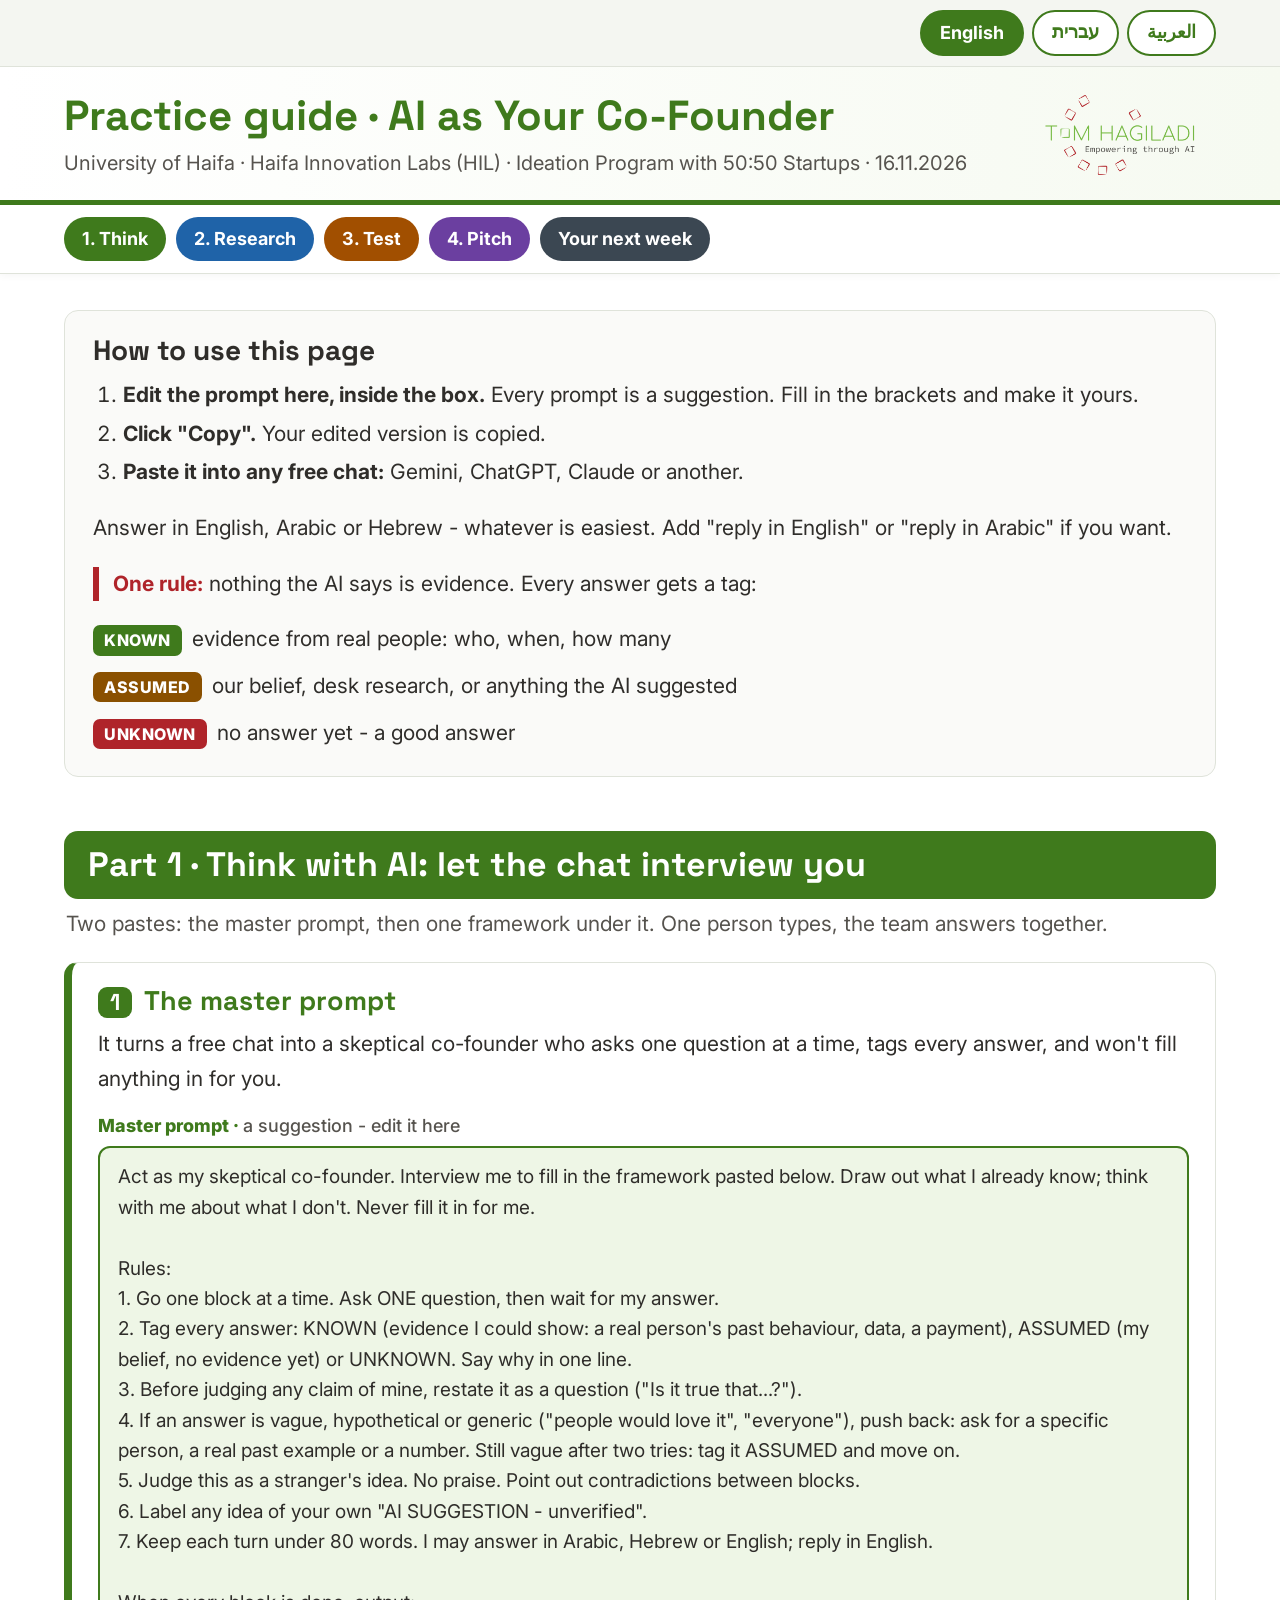
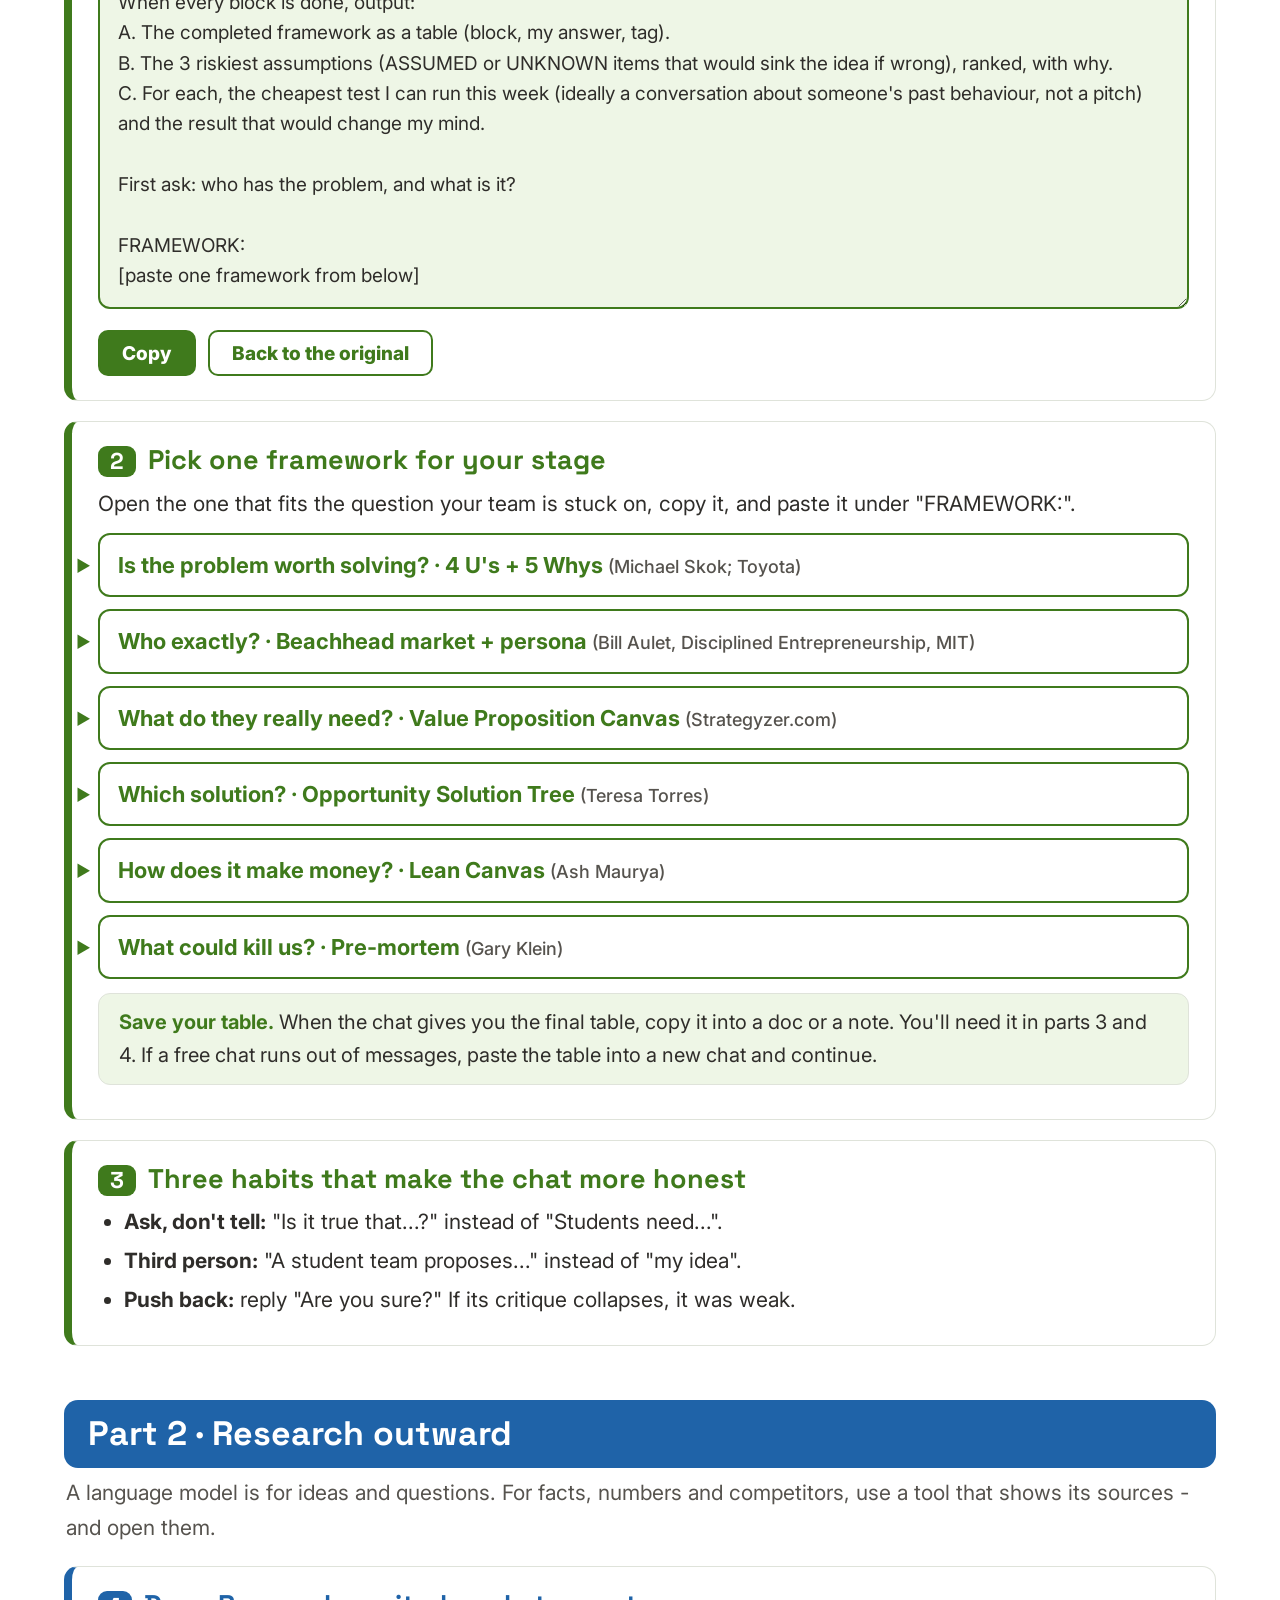
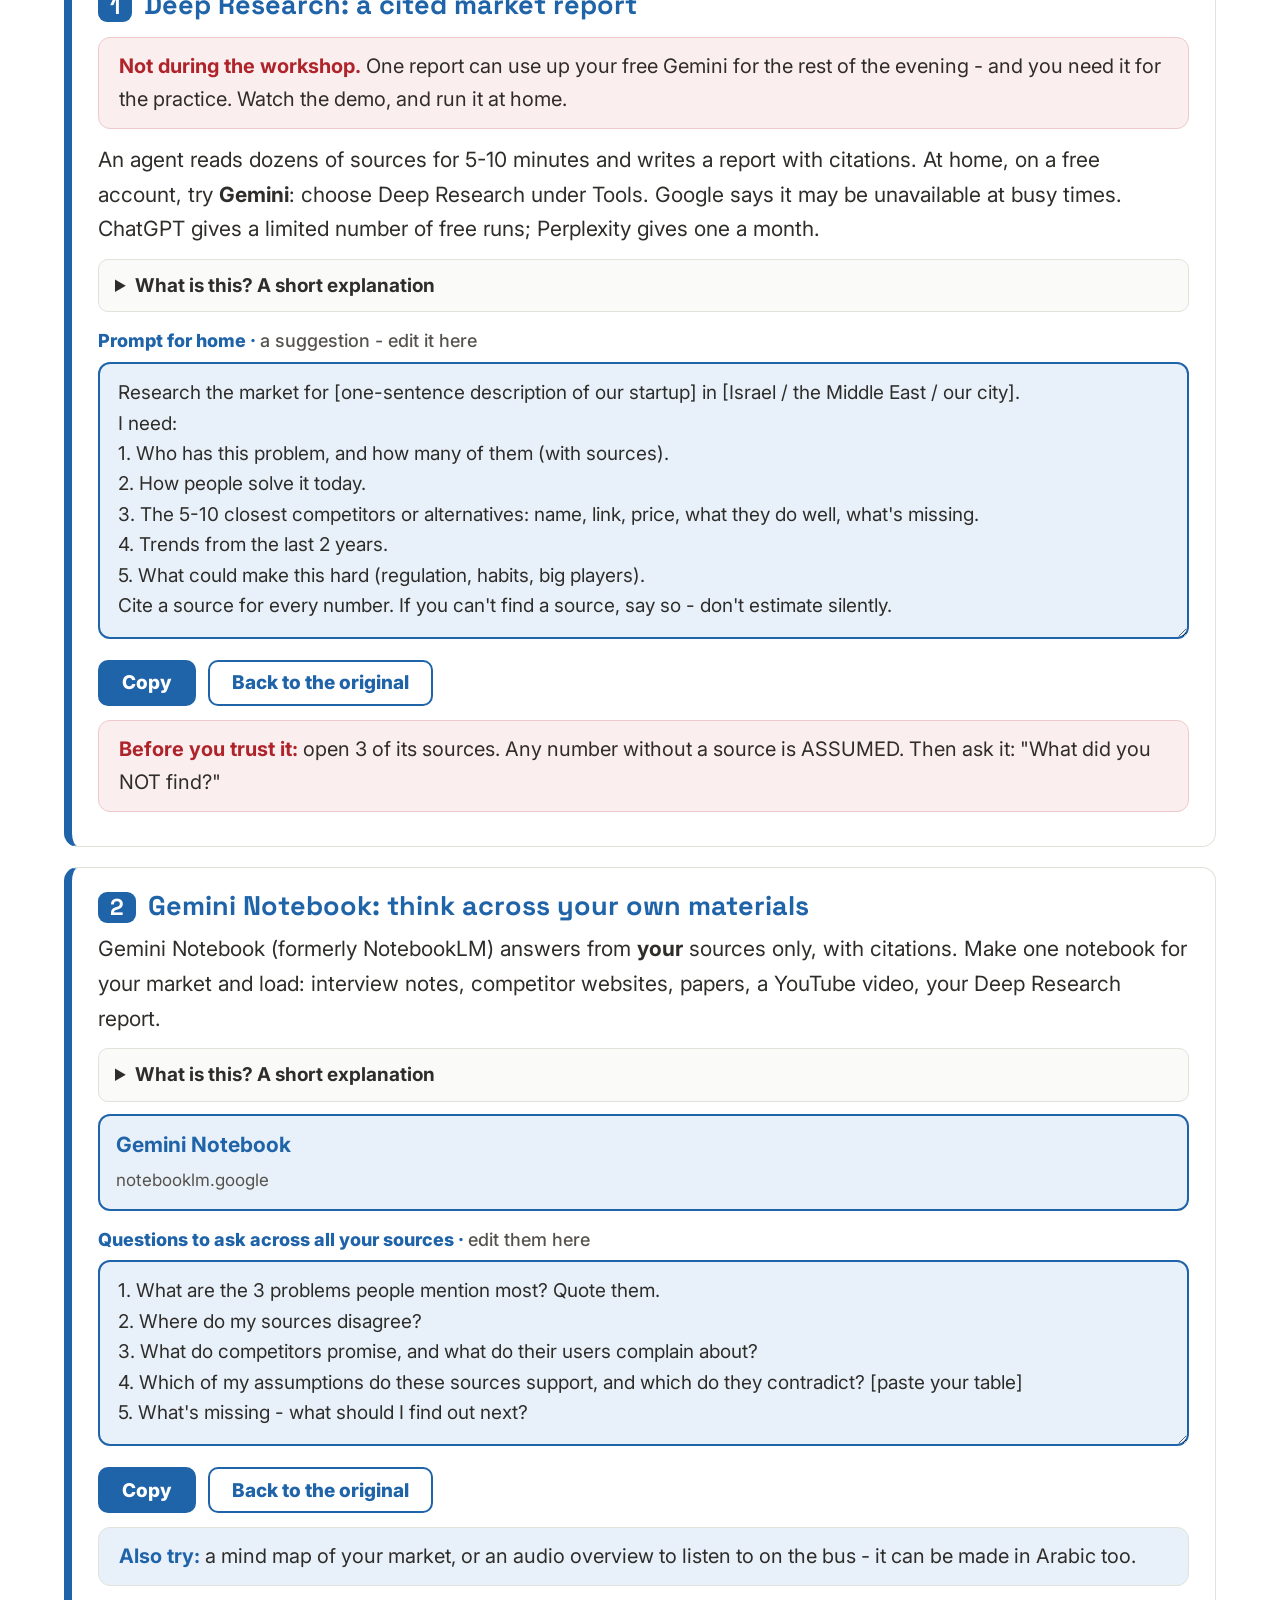
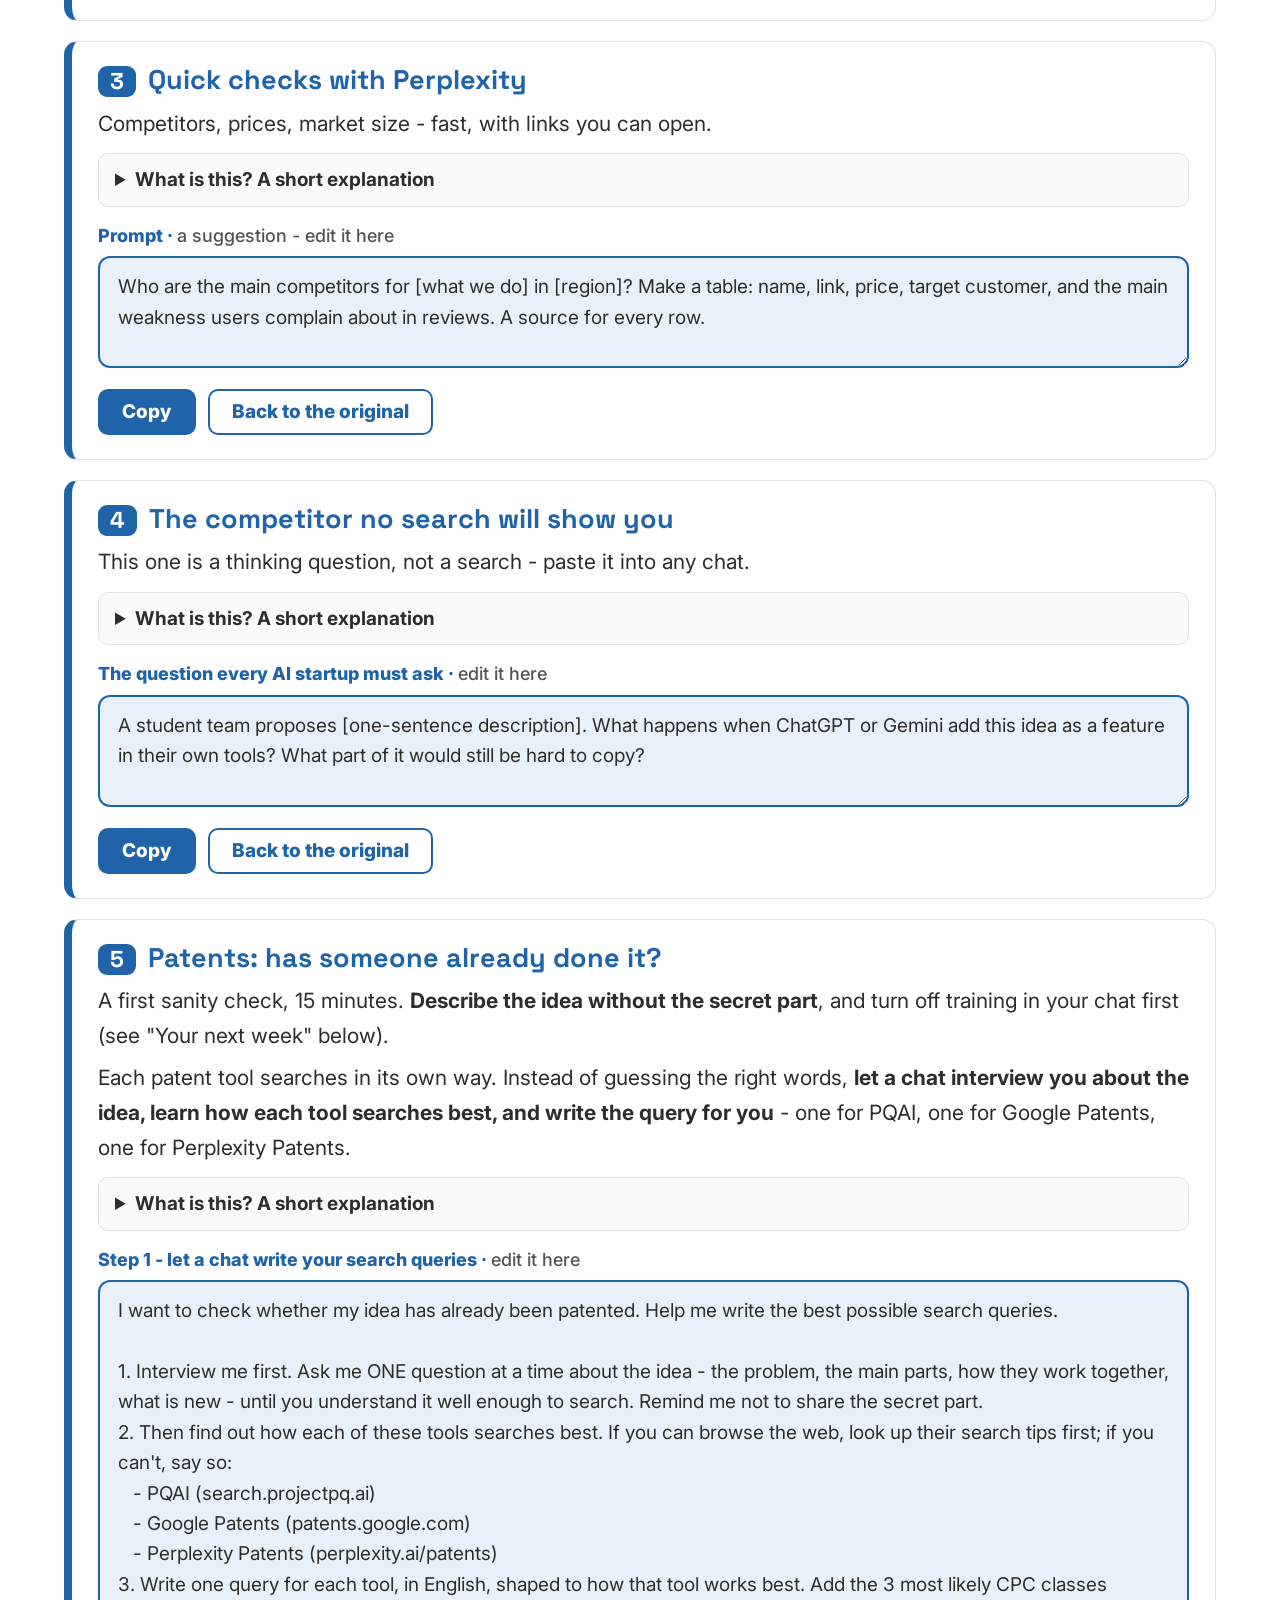
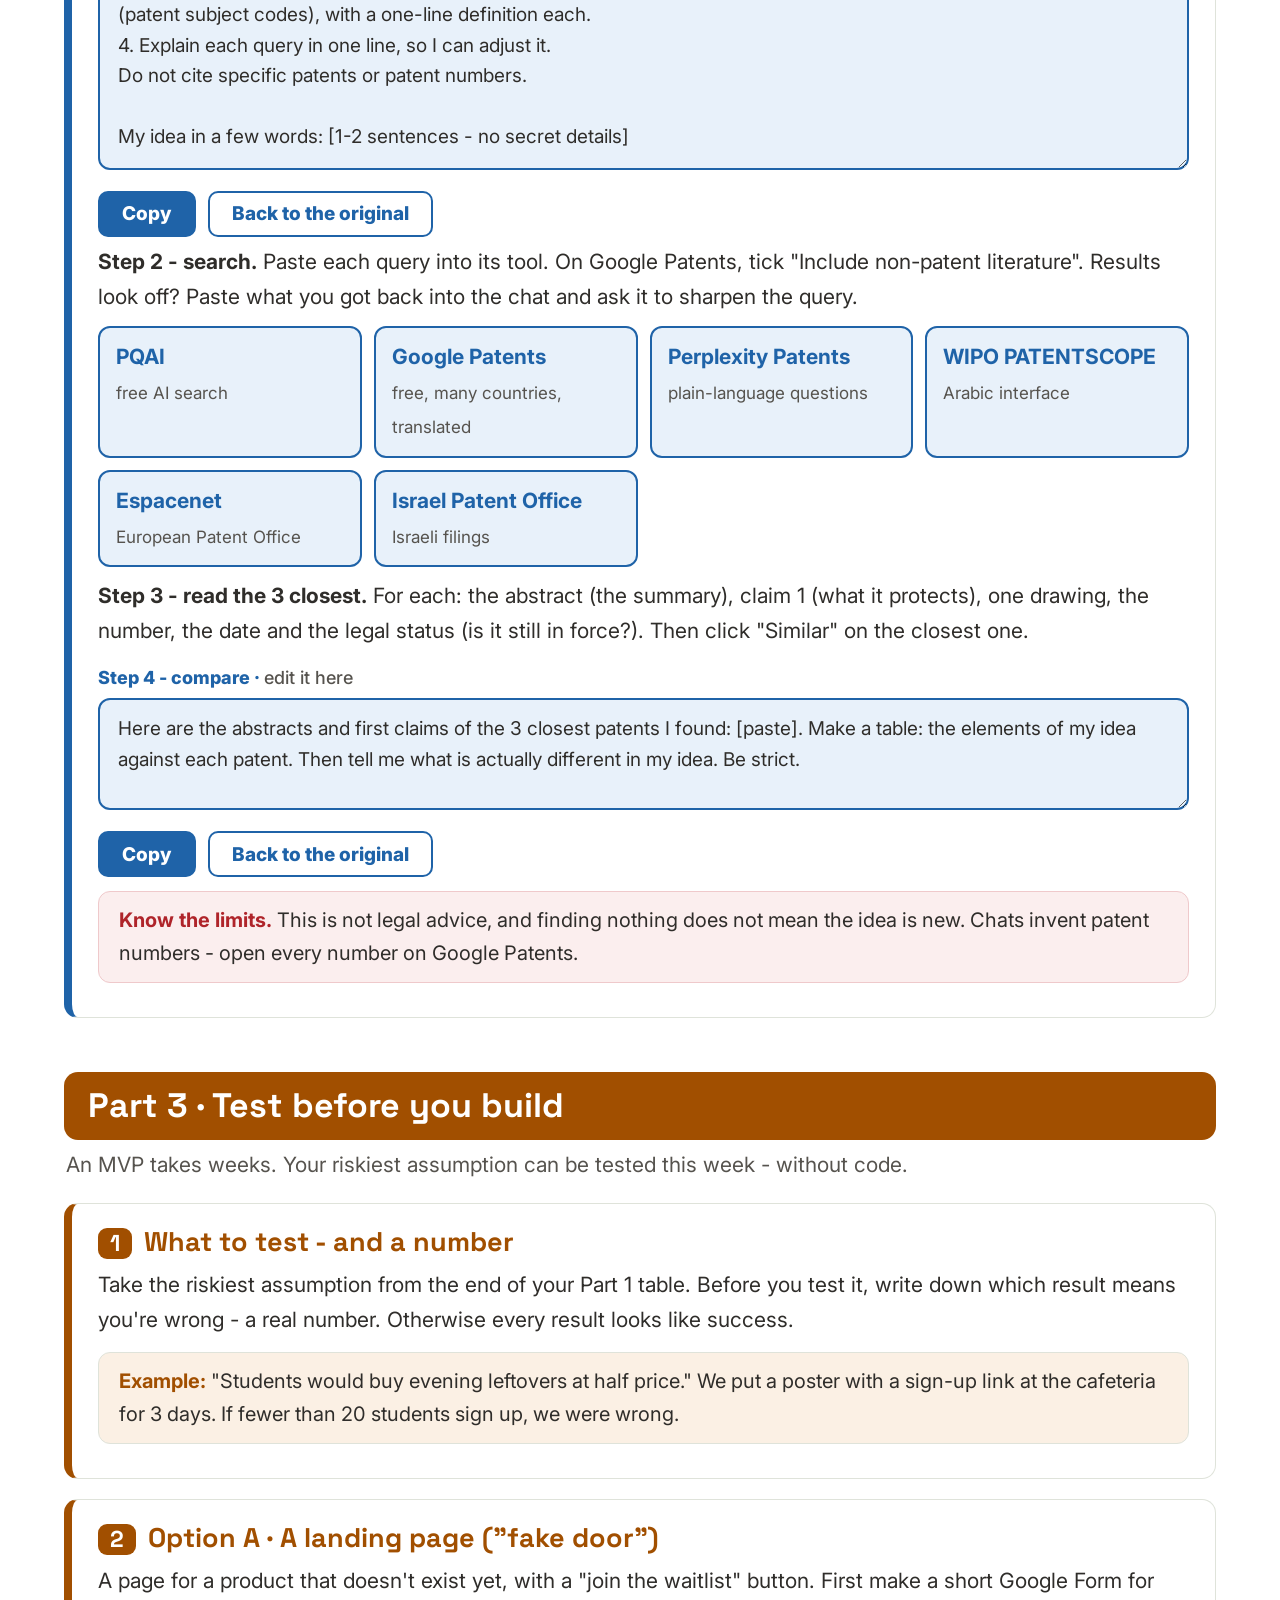
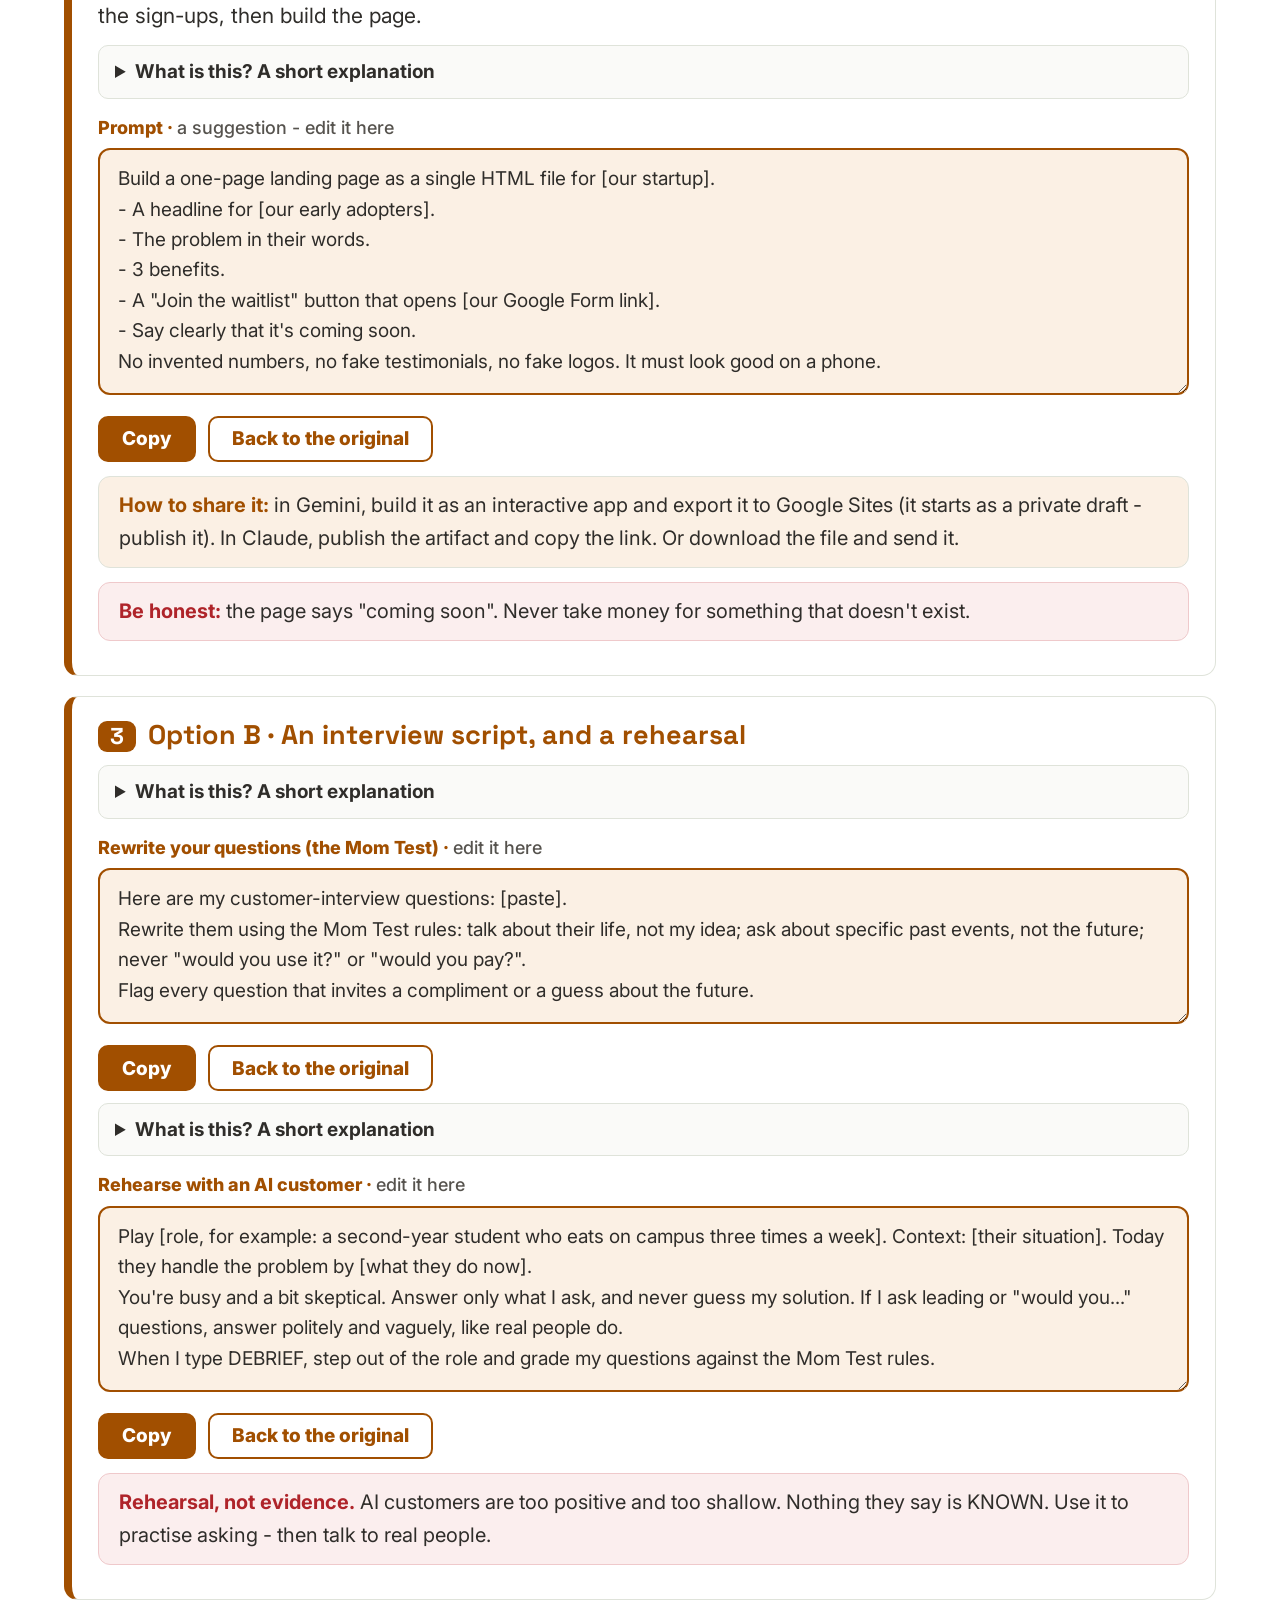
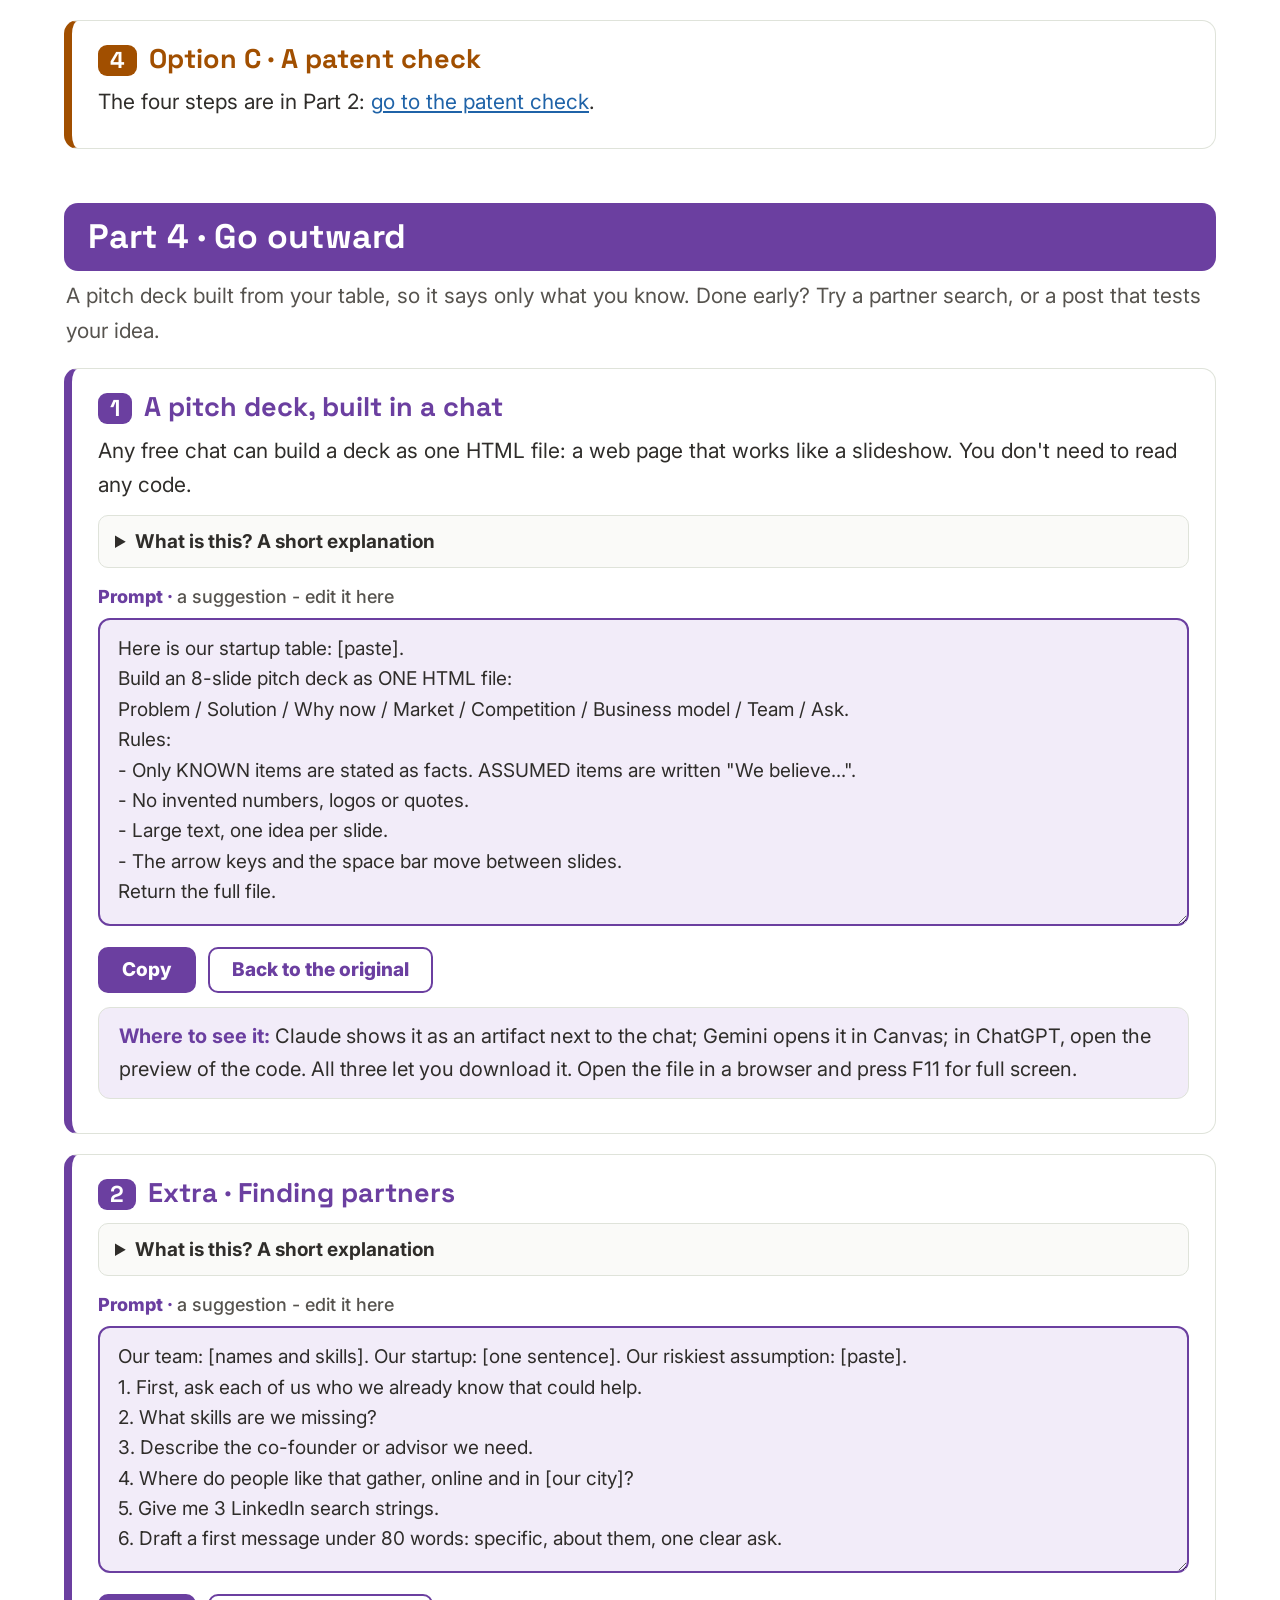
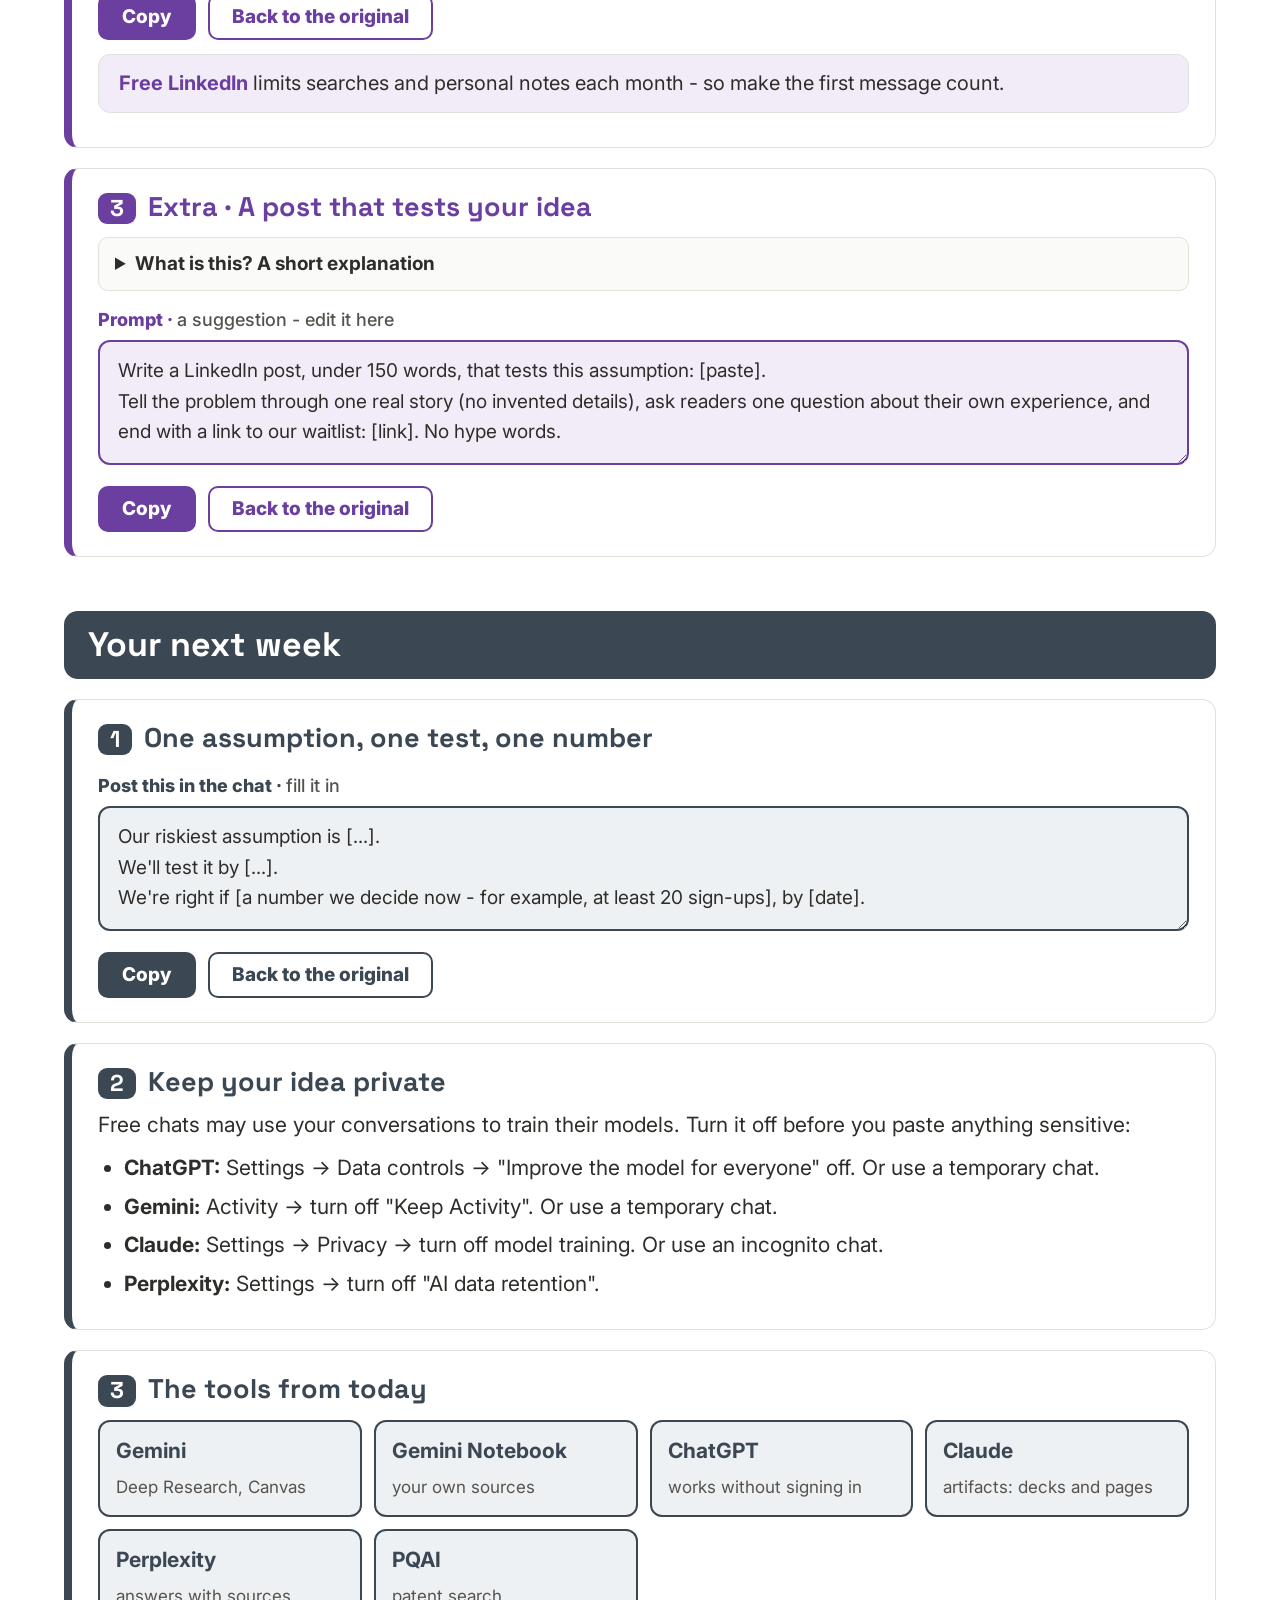
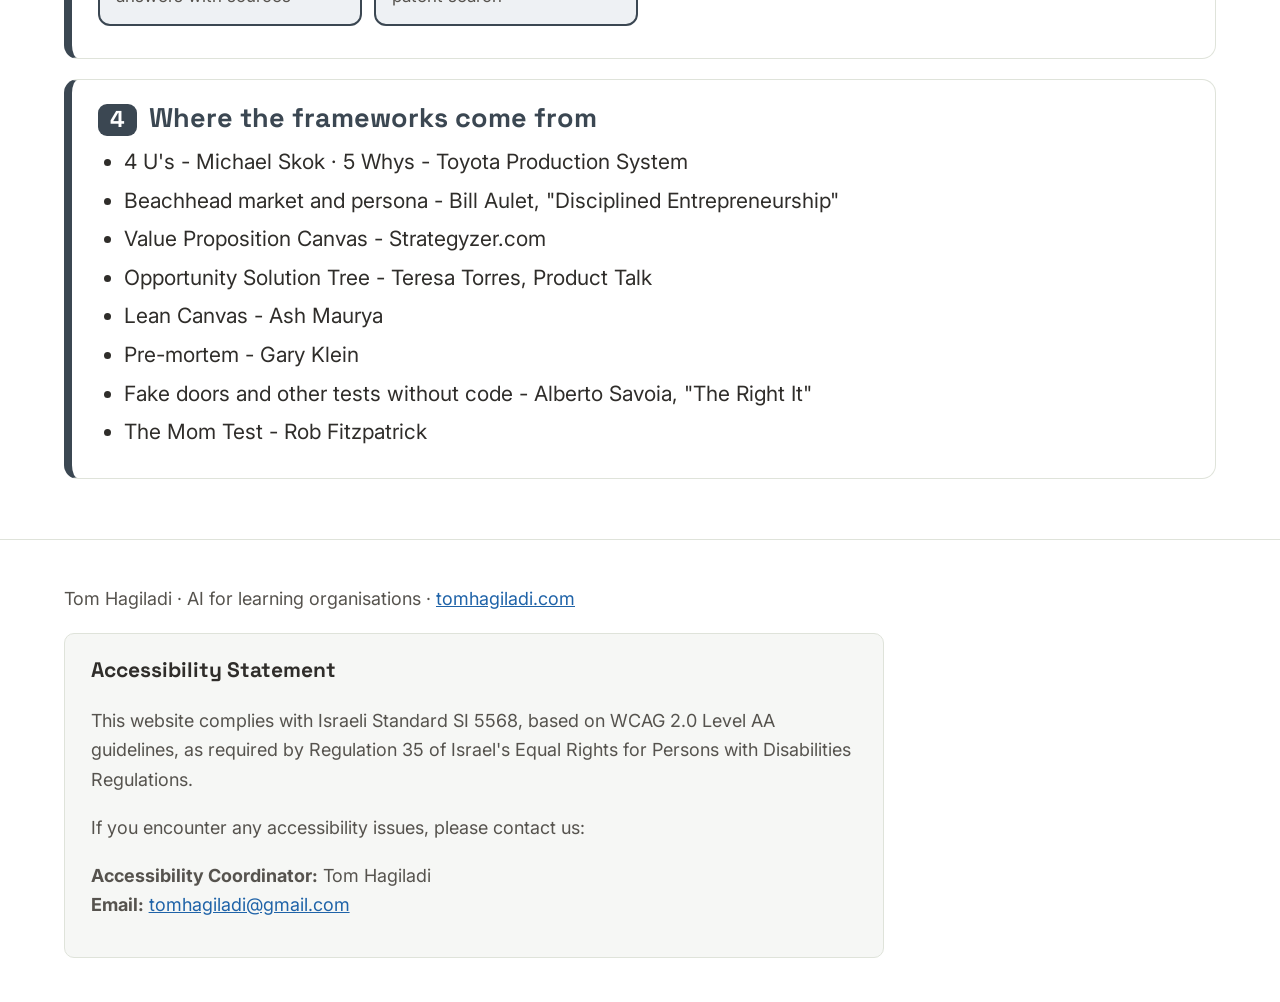
<file: index.html>
<!DOCTYPE html>
<html lang="en" dir="ltr">
<head>
<meta charset="utf-8">
<meta name="viewport" content="width=device-width, initial-scale=1">
<title>Practice guide - AI as Your Co-Founder</title>
<link rel="preconnect" href="https://fonts.googleapis.com">
<link rel="preconnect" href="https://fonts.gstatic.com" crossorigin>
<link href="https://fonts.googleapis.com/css2?family=Inter:wght@400;500;600;700;800&family=Space+Grotesk:wght@600;700&display=swap" rel="stylesheet">
<link rel="stylesheet" href="assets/practice.css">
</head>
<body>
<a href="#main-content" class="skip-link">Skip to main content</a>

<nav class="langbar" aria-label="Language">
  <a href="index.html" lang="en" hreflang="en" aria-current="page">English</a>
  <a href="he.html" lang="he" hreflang="he" dir="rtl">עברית</a>
  <a href="ar.html" lang="ar" hreflang="ar" dir="rtl">العربية</a>
</nav>

<header class="top">
  <div>
    <h1>Practice guide &middot; AI as Your Co-Founder</h1>
    <p>University of Haifa &middot; Haifa Innovation Labs (HIL) &middot; Ideation Program with 50:50 Startups &middot; 16.11.2026</p>
  </div>
  <img src="assets/logo.png" alt="Tom Hagiladi - logo">
</header>

<nav class="parts" aria-label="Practice parts">
  <a class="n1" href="#part1">1. Think</a>
  <a class="n2" href="#part2">2. Research</a>
  <a class="n3" href="#part3">3. Test</a>
  <a class="n4" href="#part4">4. Pitch</a>
  <a class="nf" href="#next">Your next week</a>
</nav>

<main id="main-content">

<div class="intro">
  <h2>How to use this page</h2>
  <ol>
    <li><b>Edit the prompt here, inside the box.</b> Every prompt is a suggestion. Fill in the brackets and make it yours.</li>
    <li><b>Click "Copy".</b> Your edited version is copied.</li>
    <li><b>Paste it into any free chat:</b> Gemini, ChatGPT, Claude or another.</li>
  </ol>
  <p>Answer in English, Arabic or Hebrew - whatever is easiest. Add "reply in English" or "reply in Arabic" if you want.</p>
  <p class="rule"><strong class="red">One rule:</strong> nothing the AI says is evidence. Every answer gets a tag:</p>
  <div class="tags">
    <span class="tag k">KNOWN</span> evidence from real people: who, when, how many
  </div>
  <div class="tags">
    <span class="tag a">ASSUMED</span> our belief, desk research, or anything the AI suggested
  </div>
  <div class="tags">
    <span class="tag u">UNKNOWN</span> no answer yet - a good answer
  </div>
</div>

<!-- ============ PART 1 ============ -->
<section class="part" id="part1" aria-labelledby="h-part1">
  <h2 id="h-part1">Part 1 &middot; Think with AI: let the chat interview you</h2>
  <p class="lead">Two pastes: the master prompt, then one framework under it. One person types, the team answers together.</p>

  <div class="step">
    <h3><span class="n">1</span>The master prompt</h3>
    <p>It turns a free chat into a skeptical co-founder who asks one question at a time, tags every answer, and won't fill anything in for you.</p>
    <div class="prompt-box">
      <label for="m1">Master prompt &middot; <span class="sug">a suggestion - edit it here</span></label>
      <textarea class="prompt" id="m1">Act as my skeptical co-founder. Interview me to fill in the framework pasted below. Draw out what I already know; think with me about what I don't. Never fill it in for me.

Rules:
1. Go one block at a time. Ask ONE question, then wait for my answer.
2. Tag every answer: KNOWN (evidence I could show: a real person's past behaviour, data, a payment), ASSUMED (my belief, no evidence yet) or UNKNOWN. Say why in one line.
3. Before judging any claim of mine, restate it as a question ("Is it true that...?").
4. If an answer is vague, hypothetical or generic ("people would love it", "everyone"), push back: ask for a specific person, a real past example or a number. Still vague after two tries: tag it ASSUMED and move on.
5. Judge this as a stranger's idea. No praise. Point out contradictions between blocks.
6. Label any idea of your own "AI SUGGESTION - unverified".
7. Keep each turn under 80 words. I may answer in Arabic, Hebrew or English; reply in English.

When every block is done, output:
A. The completed framework as a table (block, my answer, tag).
B. The 3 riskiest assumptions (ASSUMED or UNKNOWN items that would sink the idea if wrong), ranked, with why.
C. For each, the cheapest test I can run this week (ideally a conversation about someone's past behaviour, not a pitch) and the result that would change my mind.

First ask: who has the problem, and what is it?

FRAMEWORK:
[paste one framework from below]</textarea>
    </div>
  </div>

  <div class="step">
    <h3><span class="n">2</span>Pick one framework for your stage</h3>
    <p>Open the one that fits the question your team is stuck on, copy it, and paste it under "FRAMEWORK:".</p>

    <details class="fw">
      <summary>Is the problem worth solving? &middot; 4 U's + 5 Whys <span>(Michael Skok; Toyota)</span></summary>
      <div class="inner"><details class="ex"><summary>What is this? A short explanation</summary><div class="exin"><p>Two quick checks that a problem is worth building a company on. The 4 U's ask whether it is <b>Unworkable</b> (it really breaks something or costs money), <b>Unavoidable</b> (people can't just skip it), <b>Urgent</b> (it is in their top 3 right now) and <b>Underserved</b> (what exists today isn't enough). The more U's, the stronger the problem.</p><p>The 5 Whys (from Toyota) keep asking "why does this happen?" until you reach the root cause. Example: cafeterias throw food away. Why? They cook for the lunch rush. Why? They can't tell how many people will come. That last answer may be the real problem.</p><div class="prompt-box"><label for="x1">Didn't get it? Ask the chat about the method &middot; <span class="sug">copy it</span></label><textarea class="prompt" id="x1">Explain the 4 U's (Michael Skok) and the 5 Whys to me in simple words, with one example from a student startup. Then ask me one question to check that I understood.</textarea></div></div></details>
<div class="prompt-box"><label for="f1">Framework</label>
      <textarea class="prompt" id="f1">Problem check (Michael Skok's 4 U's + 5 Whys). Blocks:
1. The problem in one sentence - who has it, and when.
2. Unworkable - what breaks, or what does it cost them, when it happens?
3. Unavoidable - is it forced on them (rules, life stage, routine)?
4. Urgent - is it in their top 3 priorities right now?
5. Underserved - what do they use today, and why isn't it enough?
6. 5 Whys - ask "why does this happen?" until we reach a root cause.
7. Job statement - "When [situation], they want to [motivation], so they can [outcome]."</textarea></div></div>
    </details>

    <details class="fw">
      <summary>Who exactly? &middot; Beachhead market + persona <span>(Bill Aulet, Disciplined Entrepreneurship, MIT)</span></summary>
      <div class="inner"><details class="ex"><summary>What is this? A short explanation</summary><div class="exin"><p>Don't start with "everyone". A <b>beachhead</b> is the one small group you win first: they can pay, you can reach them, they need it badly, and winning them helps you win the next group.</p><p>A <b>persona</b> is one real person from that group, by name: their day, their habits, where they hang out. Example: not "students", but "first-year students in the dorms who eat on campus four times a week".</p><div class="prompt-box"><label for="x2">Didn't get it? Ask the chat about the method &middot; <span class="sug">copy it</span></label><textarea class="prompt" id="x2">Explain a beachhead market and a persona (Bill Aulet, Disciplined Entrepreneurship) to me in simple words, with one example from a student startup. Then ask me one question to check that I understood.</textarea></div></div></details>
<div class="prompt-box"><label for="f2">Framework</label>
      <textarea class="prompt" id="f2">Who exactly? (Disciplined Entrepreneurship, Bill Aulet). Blocks:
1. Market segments - list 5-10 possible customer groups.
2. Beachhead - pick ONE: they have money, we can reach them, the need is strong, few competitors, and winning them helps us win the next group.
3. End-user profile - who they are, their habits, where they gather.
4. Persona - one real person we know by name who fits. What does their normal day look like?
5. Next 10 customers - name 10 real people or organisations who fit.
6. Size check - roughly how many like them exist? Tag every number ASSUMED unless it has a source.</textarea></div></div>
    </details>

    <details class="fw">
      <summary>What do they really need? &middot; Value Proposition Canvas <span>(Strategyzer.com)</span></summary>
      <div class="inner"><details class="ex"><summary>What is this? A short explanation</summary><div class="exin"><p>Two sides. On one side, the customer: the <b>jobs</b> they are trying to get done, their <b>pains</b> and the <b>gains</b> they want. On the other side, your offer: which pain each part of it removes, and which gain it creates.</p><p>You have a fit when your offer hits their top pains - not the ones you imagined. Start with the customer side; most teams start with their product.</p><div class="prompt-box"><label for="x3">Didn't get it? Ask the chat about the method &middot; <span class="sug">copy it</span></label><textarea class="prompt" id="x3">Explain the Value Proposition Canvas (Strategyzer) to me in simple words, with one example from a student startup. Then ask me one question to check that I understood.</textarea></div></div></details>
<div class="prompt-box"><label for="f3">Framework</label>
      <textarea class="prompt" id="f3">Value Proposition Canvas (Strategyzer.com). Blocks:
Customer profile (one segment only):
1. Jobs - what they're trying to get done (practical, social, emotional).
2. Pains - what annoys them, risks, obstacles. Rank the top 3.
3. Gains - the outcomes they want. Rank the top 3.
Value map (only after the top 3 pains are ranked):
4. Products and services.
5. Pain relievers - which top pain does each one remove?
6. Gain creators - which top gain does each one create?
7. Fit - which top pains and gains are NOT addressed?</textarea></div></div>
    </details>

    <details class="fw">
      <summary>Which solution? &middot; Opportunity Solution Tree <span>(Teresa Torres)</span></summary>
      <div class="inner"><details class="ex"><summary>What is this? A short explanation</summary><div class="exin"><p>A tree that grows down from your goal. At the top: one measurable <b>outcome</b>. Under it: <b>opportunities</b> - real needs and pains you heard from customers. Under each opportunity: <b>at least 3 different solutions</b>, and under each solution, what must be true for it to work.</p><p>It stops you from falling in love with your first solution.</p><div class="prompt-box"><label for="x4">Didn't get it? Ask the chat about the method &middot; <span class="sug">copy it</span></label><textarea class="prompt" id="x4">Explain the Opportunity Solution Tree (Teresa Torres) to me in simple words, with one example from a student startup. Then ask me one question to check that I understood.</textarea></div></div></details>
<div class="prompt-box"><label for="f4">Framework</label>
      <textarea class="prompt" id="f4">Opportunity Solution Tree (Teresa Torres). Blocks:
1. Outcome - one measurable result we want (for example: "students who order a second time").
2. Opportunities - customer needs, pains and wishes, drawn from real stories. Test each one: is there more than one way to solve it? If not, it is a solution in disguise.
3. Target opportunity - choose one.
4. Solutions - at least 3 different solutions for it, before we choose.
5. Assumption tests - for each solution: what must be true, and how could we test it fast?</textarea></div></div>
    </details>

    <details class="fw">
      <summary>How does it make money? &middot; Lean Canvas <span>(Ash Maurya)</span></summary>
      <div class="inner"><details class="ex"><summary>What is this? A short explanation</summary><div class="exin"><p>One page, nine boxes, that describes the whole business: problem, customers, value, solution, channels, revenue, costs, key numbers and unfair advantage. Fill it in the order given - problem and customers first.</p><p>Most boxes will be ASSUMED at first. That's the point: the canvas shows you where the holes are.</p><div class="prompt-box"><label for="x5">Didn't get it? Ask the chat about the method &middot; <span class="sug">copy it</span></label><textarea class="prompt" id="x5">Explain the Lean Canvas (Ash Maurya) to me in simple words, with one example from a student startup. Then ask me one question to check that I understood.</textarea></div></div></details>
<div class="prompt-box"><label for="f5">Framework</label>
      <textarea class="prompt" id="f5">Lean Canvas (Ash Maurya). Fill in this order:
1. Problem - the top 3 problems + existing alternatives (how they solve it today).
2. Customer segments - + early adopters (who feels it most).
3. Unique value proposition - one clear sentence + a short "X for Y" concept.
4. Solution - the simplest answer to each top problem.
5. Channels - how we reach customers.
6. Revenue streams - who pays, how much, how often.
7. Cost structure - the main costs.
8. Key metrics - the few numbers that show it's working.
9. Unfair advantage - something that can't easily be copied or bought.</textarea></div></div>
    </details>

    <details class="fw">
      <summary>What could kill us? &middot; Pre-mortem <span>(Gary Klein)</span></summary>
      <div class="inner"><details class="ex"><summary>What is this? A short explanation</summary><div class="exin"><p>Imagine it is one year from now and the startup has failed. Now explain why. Treating the failure as a fact makes people name risks they would otherwise keep quiet about.</p><p>Write your reasons alone first, then share them, and only then let the AI add what you missed.</p><div class="prompt-box"><label for="x6">Didn't get it? Ask the chat about the method &middot; <span class="sug">copy it</span></label><textarea class="prompt" id="x6">Explain a pre-mortem (Gary Klein) to me in simple words, with one example from a student startup. Then ask me one question to check that I understood.</textarea></div></div></details>
<div class="prompt-box"><label for="f6">Framework</label>
      <textarea class="prompt" id="f6">Pre-mortem (Gary Klein). Blocks:
1. It is one year from today. The startup has failed.
2. Ask me for every reason it failed, one at a time. Don't suggest reasons until I've given all of mine.
3. Then add the reasons I missed, labelled AI SUGGESTION.
4. Turn the top 3 reasons into assumptions: "We believe that...".
5. For each one, the cheapest test we can run this week.</textarea></div></div>
    </details>

    <div class="tip info"><strong>Save your table.</strong> When the chat gives you the final table, copy it into a doc or a note. You'll need it in parts 3 and 4. If a free chat runs out of messages, paste the table into a new chat and continue.</div>
  </div>

  <div class="step">
    <h3><span class="n">3</span>Three habits that make the chat more honest</h3>
    <ul class="plain">
      <li><b>Ask, don't tell:</b> "Is it true that...?" instead of "Students need...".</li>
      <li><b>Third person:</b> "A student team proposes..." instead of "my idea".</li>
      <li><b>Push back:</b> reply "Are you sure?" If its critique collapses, it was weak.</li>
    </ul>
  </div>
</section>

<!-- ============ PART 2 ============ -->
<section class="part p2" id="part2" aria-labelledby="h-part2">
  <h2 id="h-part2">Part 2 &middot; Research outward</h2>
  <p class="lead">A language model is for ideas and questions. For facts, numbers and competitors, use a tool that shows its sources - and open them.</p>

  <div class="step">
    <h3><span class="n">1</span>Deep Research: a cited market report</h3>
    <div class="tip check"><strong>Not during the workshop.</strong> One report can use up your free Gemini for the rest of the evening - and you need it for the practice. Watch the demo, and run it at home.</div>
    <p>An agent reads dozens of sources for 5-10 minutes and writes a report with citations. At home, on a free account, try <b>Gemini</b>: choose Deep Research under Tools. Google says it may be unavailable at busy times. ChatGPT gives a limited number of free runs; Perplexity gives one a month.</p>
<details class="ex"><summary>What is this? A short explanation</summary><div class="exin"><p>An AI agent that runs dozens of searches by itself, reads the pages and writes a long report with a source for every claim - in 5-10 minutes. Good for a first map of a market.</p><p>It still makes mistakes, so open the sources before you trust a number.</p><div class="prompt-box"><label for="x7">Didn't get it? Ask the chat about the method &middot; <span class="sug">copy it</span></label><textarea class="prompt" id="x7">Explain Deep Research to me in simple words, with one example from a student startup. Then ask me one question to check that I understood.</textarea></div></div></details>
    <div class="prompt-box">
      <label for="r1">Prompt for home &middot; <span class="sug">a suggestion - edit it here</span></label>
      <textarea class="prompt" id="r1">Research the market for [one-sentence description of our startup] in [Israel / the Middle East / our city].
I need:
1. Who has this problem, and how many of them (with sources).
2. How people solve it today.
3. The 5-10 closest competitors or alternatives: name, link, price, what they do well, what's missing.
4. Trends from the last 2 years.
5. What could make this hard (regulation, habits, big players).
Cite a source for every number. If you can't find a source, say so - don't estimate silently.</textarea>
    </div>
    <div class="tip check"><strong>Before you trust it:</strong> open 3 of its sources. Any number without a source is ASSUMED. Then ask it: "What did you NOT find?"</div>
  </div>

  <div class="step">
    <h3><span class="n">2</span>Gemini Notebook: think across your own materials</h3>
    <p>Gemini Notebook (formerly NotebookLM) answers from <b>your</b> sources only, with citations. Make one notebook for your market and load: interview notes, competitor websites, papers, a YouTube video, your Deep Research report.</p>
<details class="ex"><summary>What is this? A short explanation</summary><div class="exin"><p>You upload your own materials - interview notes, websites, papers, videos - and it answers only from them, with a citation to the exact place. Good for finding patterns across many interviews, and for comparing competitors in their own words.</p><p>It is not a search engine: it knows only what you give it.</p><div class="prompt-box"><label for="x8">Didn't get it? Ask the chat about the method &middot; <span class="sug">copy it</span></label><textarea class="prompt" id="x8">Explain Gemini Notebook (formerly NotebookLM) to me in simple words, with one example from a student startup. Then ask me one question to check that I understood.</textarea></div></div></details>
    <div class="links"><a href="https://notebooklm.google/" target="_blank" rel="noopener"><b>Gemini Notebook</b><span>notebooklm.google</span></a></div>
    <div class="prompt-box">
      <label for="r2">Questions to ask across all your sources &middot; <span class="sug">edit them here</span></label>
      <textarea class="prompt" id="r2">1. What are the 3 problems people mention most? Quote them.
2. Where do my sources disagree?
3. What do competitors promise, and what do their users complain about?
4. Which of my assumptions do these sources support, and which do they contradict? [paste your table]
5. What's missing - what should I find out next?</textarea>
    </div>
    <div class="tip info"><strong>Also try:</strong> a mind map of your market, or an audio overview to listen to on the bus - it can be made in Arabic too.</div>
  </div>

  <div class="step">
    <h3><span class="n">3</span>Quick checks with Perplexity</h3>
    <p>Competitors, prices, market size - fast, with links you can open.</p>
<details class="ex"><summary>What is this? A short explanation</summary><div class="exin"><p>A search engine that answers in sentences and shows the links it used. Good for quick facts: who the competitors are, what they charge, how big a market is.</p><p>Open the links - the summary can be wrong even when the link is right.</p><div class="prompt-box"><label for="x9">Didn't get it? Ask the chat about the method &middot; <span class="sug">copy it</span></label><textarea class="prompt" id="x9">Explain Perplexity to me in simple words, with one example from a student startup. Then ask me one question to check that I understood.</textarea></div></div></details>
    <div class="prompt-box">
      <label for="r3">Prompt &middot; <span class="sug">a suggestion - edit it here</span></label>
      <textarea class="prompt" id="r3">Who are the main competitors for [what we do] in [region]? Make a table: name, link, price, target customer, and the main weakness users complain about in reviews. A source for every row.</textarea>
    </div>
  </div>

  <div class="step">
    <h3><span class="n">4</span>The competitor no search will show you</h3>
    <p>This one is a thinking question, not a search - paste it into any chat.</p>
<details class="ex"><summary>What is this? A short explanation</summary><div class="exin"><p>Many AI startups are one feature that a big company could add in a week. If that is your idea, you have no business.</p><p>Ask it early, so you know what would still be hard to copy: your data, your relationships with customers, your access to a place or a community.</p><div class="prompt-box"><label for="x10">Didn't get it? Ask the chat about the method &middot; <span class="sug">copy it</span></label><textarea class="prompt" id="x10">Explain why AI startups worry about big platforms adding their idea as a feature to me in simple words, with one example from a student startup. Then ask me one question to check that I understood.</textarea></div></div></details>
    <div class="prompt-box">
      <label for="r4">The question every AI startup must ask &middot; <span class="sug">edit it here</span></label>
      <textarea class="prompt" id="r4">A student team proposes [one-sentence description]. What happens when ChatGPT or Gemini add this idea as a feature in their own tools? What part of it would still be hard to copy?</textarea>
    </div>
  </div>

  <div class="step" id="patents">
    <h3><span class="n">5</span>Patents: has someone already done it?</h3>
    <p>A first sanity check, 15 minutes. <b>Describe the idea without the secret part</b>, and turn off training in your chat first (see "Your next week" below).</p>
    <p>Each patent tool searches in its own way. Instead of guessing the right words, <b>let a chat interview you about the idea, learn how each tool searches best, and write the query for you</b> - one for PQAI, one for Google Patents, one for Perplexity Patents.</p>
<details class="ex"><summary>What is this? A short explanation</summary><div class="exin"><p>A patent is a public document: anyone can read any patent, for free. A search before you build shows whether someone already protected the idea - and how others solved the same problem.</p><p>Patents are written in their own dry language, so the same idea can hide behind other words. That's why it helps to let a chat write the queries.</p><p>Two words you'll meet: <b>claim 1</b> - the first claim, the sentence that says what the patent actually protects; <b>CPC</b> - the subject code patent offices give every patent (for example, A23L is food). Searching by code finds patents that use other words.</p><div class="prompt-box"><label for="x11">Didn't get it? Ask the chat about the method &middot; <span class="sug">copy it</span></label><textarea class="prompt" id="x11">Explain how a patent search works, and why patents are worth checking before you build to me in simple words, with one example from a student startup. Then ask me one question to check that I understood.</textarea></div></div></details>
    <div class="prompt-box">
      <label for="r5">Step 1 - let a chat write your search queries &middot; <span class="sug">edit it here</span></label>
      <textarea class="prompt" id="r5">I want to check whether my idea has already been patented. Help me write the best possible search queries.

1. Interview me first. Ask me ONE question at a time about the idea - the problem, the main parts, how they work together, what is new - until you understand it well enough to search. Remind me not to share the secret part.
2. Then find out how each of these tools searches best. If you can browse the web, look up their search tips first; if you can't, say so:
   - PQAI (search.projectpq.ai)
   - Google Patents (patents.google.com)
   - Perplexity Patents (perplexity.ai/patents)
3. Write one query for each tool, in English, shaped to how that tool works best. Add the 3 most likely CPC classes (patent subject codes), with a one-line definition each.
4. Explain each query in one line, so I can adjust it.
Do not cite specific patents or patent numbers.

My idea in a few words: [1-2 sentences - no secret details]</textarea>
    </div>
    <p><b>Step 2 - search.</b> Paste each query into its tool. On Google Patents, tick "Include non-patent literature". Results look off? Paste what you got back into the chat and ask it to sharpen the query.</p>
    <div class="links">
      <a href="https://search.projectpq.ai/" target="_blank" rel="noopener"><b>PQAI</b><span>free AI search</span></a>
      <a href="https://patents.google.com/" target="_blank" rel="noopener"><b>Google Patents</b><span>free, many countries, translated</span></a>
      <a href="https://www.perplexity.ai/patents" target="_blank" rel="noopener"><b>Perplexity Patents</b><span>plain-language questions</span></a>
      <a href="https://patentscope.wipo.int/" target="_blank" rel="noopener"><b>WIPO PATENTSCOPE</b><span>Arabic interface</span></a>
      <a href="https://worldwide.espacenet.com/" target="_blank" rel="noopener"><b>Espacenet</b><span>European Patent Office</span></a>
      <a href="https://israelpatents.justice.gov.il/search/en/home" target="_blank" rel="noopener"><b>Israel Patent Office</b><span>Israeli filings</span></a>
    </div>
    <p><b>Step 3 - read the 3 closest.</b> For each: the abstract (the summary), claim 1 (what it protects), one drawing, the number, the date and the legal status (is it still in force?). Then click "Similar" on the closest one.</p>
    <div class="prompt-box">
      <label for="r6">Step 4 - compare &middot; <span class="sug">edit it here</span></label>
      <textarea class="prompt" id="r6">Here are the abstracts and first claims of the 3 closest patents I found: [paste]. Make a table: the elements of my idea against each patent. Then tell me what is actually different in my idea. Be strict.</textarea>
    </div>
    <div class="tip check"><strong>Know the limits.</strong> This is not legal advice, and finding nothing does not mean the idea is new. Chats invent patent numbers - open every number on Google Patents.</div>
  </div>
</section>

<!-- ============ PART 3 ============ -->
<section class="part p3" id="part3" aria-labelledby="h-part3">
  <h2 id="h-part3">Part 3 &middot; Test before you build</h2>
  <p class="lead">An MVP takes weeks. Your riskiest assumption can be tested this week - without code.</p>

  <div class="step">
    <h3><span class="n">1</span>What to test - and a number</h3>
    <p>Take the riskiest assumption from the end of your Part 1 table. Before you test it, write down which result means you're wrong - a real number. Otherwise every result looks like success.</p>
    <div class="tip info"><strong>Example:</strong> "Students would buy evening leftovers at half price." We put a poster with a sign-up link at the cafeteria for 3 days. If fewer than 20 students sign up, we were wrong.</div>
  </div>

  <div class="step">
    <h3><span class="n">2</span>Option A &middot; A landing page ("fake door")</h3>
    <p>A page for a product that doesn't exist yet, with a "join the waitlist" button. First make a short Google Form for the sign-ups, then build the page.</p>
<details class="ex"><summary>What is this? A short explanation</summary><div class="exin"><p>You build a page for a product that doesn't exist yet, with one button: "Join the waitlist". If people click and leave their email, they want it enough to act - that's stronger than anyone saying "nice idea".</p><p>It stays honest as long as the page says "coming soon" and you never take money.</p><div class="prompt-box"><label for="x12">Didn't get it? Ask the chat about the method &middot; <span class="sug">copy it</span></label><textarea class="prompt" id="x12">Explain a fake-door test (Alberto Savoia) to me in simple words, with one example from a student startup. Then ask me one question to check that I understood.</textarea></div></div></details>
    <div class="prompt-box">
      <label for="t3">Prompt &middot; <span class="sug">a suggestion - edit it here</span></label>
      <textarea class="prompt" id="t3">Build a one-page landing page as a single HTML file for [our startup].
- A headline for [our early adopters].
- The problem in their words.
- 3 benefits.
- A "Join the waitlist" button that opens [our Google Form link].
- Say clearly that it's coming soon.
No invented numbers, no fake testimonials, no fake logos. It must look good on a phone.</textarea>
    </div>
    <div class="tip info"><strong>How to share it:</strong> in Gemini, build it as an interactive app and export it to Google Sites (it starts as a private draft - publish it). In Claude, publish the artifact and copy the link. Or download the file and send it.</div>
    <div class="tip check"><strong>Be honest:</strong> the page says "coming soon". Never take money for something that doesn't exist.</div>
  </div>

  <div class="step">
    <h3><span class="n">3</span>Option B &middot; An interview script, and a rehearsal</h3>
<details class="ex"><summary>What is this? A short explanation</summary><div class="exin"><p>A way to interview customers so that even your mother couldn't lie to you. Talk about their life, not your idea. Ask about the last time something happened, not about the future.</p><p>Compliments and "I would" are not evidence - what people did last week is.</p><div class="prompt-box"><label for="x13">Didn't get it? Ask the chat about the method &middot; <span class="sug">copy it</span></label><textarea class="prompt" id="x13">Explain the Mom Test (Rob Fitzpatrick) to me in simple words, with one example from a student startup. Then ask me one question to check that I understood.</textarea></div></div></details>
    <div class="prompt-box">
      <label for="t4">Rewrite your questions (the Mom Test) &middot; <span class="sug">edit it here</span></label>
      <textarea class="prompt" id="t4">Here are my customer-interview questions: [paste].
Rewrite them using the Mom Test rules: talk about their life, not my idea; ask about specific past events, not the future; never "would you use it?" or "would you pay?".
Flag every question that invites a compliment or a guess about the future.</textarea>
    </div>
<details class="ex"><summary>What is this? A short explanation</summary><div class="exin"><p>A chat plays a customer so you can practise asking good questions before you meet real people. Type DEBRIEF and it grades your questions.</p><p>It is practice only: nothing it says is evidence.</p><div class="prompt-box"><label for="x14">Didn't get it? Ask the chat about the method &middot; <span class="sug">copy it</span></label><textarea class="prompt" id="x14">Explain rehearsing a customer interview with an AI customer to me in simple words, with one example from a student startup. Then ask me one question to check that I understood.</textarea></div></div></details>
    <div class="prompt-box">
      <label for="t5">Rehearse with an AI customer &middot; <span class="sug">edit it here</span></label>
      <textarea class="prompt" id="t5">Play [role, for example: a second-year student who eats on campus three times a week]. Context: [their situation]. Today they handle the problem by [what they do now].
You're busy and a bit skeptical. Answer only what I ask, and never guess my solution. If I ask leading or "would you..." questions, answer politely and vaguely, like real people do.
When I type DEBRIEF, step out of the role and grade my questions against the Mom Test rules.</textarea>
    </div>
    <div class="tip check"><strong>Rehearsal, not evidence.</strong> AI customers are too positive and too shallow. Nothing they say is KNOWN. Use it to practise asking - then talk to real people.</div>
  </div>

  <div class="step">
    <h3><span class="n">4</span>Option C &middot; A patent check</h3>
    <p>The four steps are in Part 2: <a href="#patents">go to the patent check</a>.</p>
  </div>
</section>

<!-- ============ PART 4 ============ -->
<section class="part p4" id="part4" aria-labelledby="h-part4">
  <h2 id="h-part4">Part 4 &middot; Go outward</h2>
  <p class="lead">A pitch deck built from your table, so it says only what you know. Done early? Try a partner search, or a post that tests your idea.</p>

  <div class="step">
    <h3><span class="n">1</span>A pitch deck, built in a chat</h3>
    <p>Any free chat can build a deck as one HTML file: a web page that works like a slideshow. You don't need to read any code.</p>
<details class="ex"><summary>What is this? A short explanation</summary><div class="exin"><p>A short deck that tells an investor or a partner your story: the problem, your solution, why now, the market, the competition, how you make money, the team and what you're asking for.</p><p>Built from your table, it says only what you know.</p><div class="prompt-box"><label for="x15">Didn't get it? Ask the chat about the method &middot; <span class="sug">copy it</span></label><textarea class="prompt" id="x15">Explain what goes into a startup pitch deck to me in simple words, with one example from a student startup. Then ask me one question to check that I understood.</textarea></div></div></details>
    <div class="prompt-box">
      <label for="g1">Prompt &middot; <span class="sug">a suggestion - edit it here</span></label>
      <textarea class="prompt" id="g1">Here is our startup table: [paste].
Build an 8-slide pitch deck as ONE HTML file:
Problem / Solution / Why now / Market / Competition / Business model / Team / Ask.
Rules:
- Only KNOWN items are stated as facts. ASSUMED items are written "We believe...".
- No invented numbers, logos or quotes.
- Large text, one idea per slide.
- The arrow keys and the space bar move between slides.
Return the full file.</textarea>
    </div>
    <div class="tip info"><strong>Where to see it:</strong> Claude shows it as an artifact next to the chat; Gemini opens it in Canvas; in ChatGPT, open the preview of the code. All three let you download it. Open the file in a browser and press F11 for full screen.</div>
  </div>

  <div class="step">
    <h3><span class="n">2</span>Extra &middot; Finding partners</h3>
<details class="ex"><summary>What is this? A short explanation</summary><div class="exin"><p>Start from who you already have: the people each teammate already knows. Then name the skill your team is missing, and look for people who have it.</p><p>A good first message is short, about them, and has one clear ask.</p><div class="prompt-box"><label for="x16">Didn't get it? Ask the chat about the method &middot; <span class="sug">copy it</span></label><textarea class="prompt" id="x16">Explain how to find co-founders and partners, starting from "bird in hand" (effectuation, Saras Sarasvathy) to me in simple words, with one example from a student startup. Then ask me one question to check that I understood.</textarea></div></div></details>
    <div class="prompt-box">
      <label for="g2">Prompt &middot; <span class="sug">a suggestion - edit it here</span></label>
      <textarea class="prompt" id="g2">Our team: [names and skills]. Our startup: [one sentence]. Our riskiest assumption: [paste].
1. First, ask each of us who we already know that could help.
2. What skills are we missing?
3. Describe the co-founder or advisor we need.
4. Where do people like that gather, online and in [our city]?
5. Give me 3 LinkedIn search strings.
6. Draft a first message under 80 words: specific, about them, one clear ask.</textarea>
    </div>
    <div class="tip info"><strong>Free LinkedIn</strong> limits searches and personal notes each month - so make the first message count.</div>
  </div>

  <div class="step">
    <h3><span class="n">3</span>Extra &middot; A post that tests your idea</h3>
<details class="ex"><summary>What is this? A short explanation</summary><div class="exin"><p>A post is a free test: tell the problem through one real story, ask readers about their own experience, and link to your waitlist.</p><p>The replies and the sign-ups tell you whether the problem is real for other people too.</p><div class="prompt-box"><label for="x17">Didn't get it? Ask the chat about the method &middot; <span class="sug">copy it</span></label><textarea class="prompt" id="x17">Explain how a social media post can test a startup idea to me in simple words, with one example from a student startup. Then ask me one question to check that I understood.</textarea></div></div></details>
    <div class="prompt-box">
      <label for="g3">Prompt &middot; <span class="sug">a suggestion - edit it here</span></label>
      <textarea class="prompt" id="g3">Write a LinkedIn post, under 150 words, that tests this assumption: [paste].
Tell the problem through one real story (no invented details), ask readers one question about their own experience, and end with a link to our waitlist: [link]. No hype words.</textarea>
    </div>
  </div>
</section>

<!-- ============ NEXT WEEK ============ -->
<section class="part pf" id="next" aria-labelledby="h-next">
  <h2 id="h-next">Your next week</h2>

  <div class="step">
    <h3><span class="n">1</span>One assumption, one test, one number</h3>
    <div class="prompt-box">
      <label for="n1">Post this in the chat &middot; <span class="sug">fill it in</span></label>
      <textarea class="prompt" id="n1">Our riskiest assumption is [...].
We'll test it by [...].
We're right if [a number we decide now - for example, at least 20 sign-ups], by [date].</textarea>
    </div>
  </div>

  <div class="step">
    <h3><span class="n">2</span>Keep your idea private</h3>
    <p>Free chats may use your conversations to train their models. Turn it off before you paste anything sensitive:</p>
    <ul class="plain">
      <li><b>ChatGPT:</b> Settings &rarr; Data controls &rarr; "Improve the model for everyone" off. Or use a temporary chat.</li>
      <li><b>Gemini:</b> Activity &rarr; turn off "Keep Activity". Or use a temporary chat.</li>
      <li><b>Claude:</b> Settings &rarr; Privacy &rarr; turn off model training. Or use an incognito chat.</li>
      <li><b>Perplexity:</b> Settings &rarr; turn off "AI data retention".</li>
    </ul>
  </div>

  <div class="step">
    <h3><span class="n">3</span>The tools from today</h3>
    <div class="links">
      <a href="https://gemini.google.com/" target="_blank" rel="noopener"><b>Gemini</b><span>Deep Research, Canvas</span></a>
      <a href="https://notebooklm.google/" target="_blank" rel="noopener"><b>Gemini Notebook</b><span>your own sources</span></a>
      <a href="https://chatgpt.com/" target="_blank" rel="noopener"><b>ChatGPT</b><span>works without signing in</span></a>
      <a href="https://claude.ai/" target="_blank" rel="noopener"><b>Claude</b><span>artifacts: decks and pages</span></a>
      <a href="https://www.perplexity.ai/" target="_blank" rel="noopener"><b>Perplexity</b><span>answers with sources</span></a>
      <a href="https://search.projectpq.ai/" target="_blank" rel="noopener"><b>PQAI</b><span>patent search</span></a>
    </div>
  </div>

  <div class="step">
    <h3><span class="n">4</span>Where the frameworks come from</h3>
    <ul class="plain">
      <li>4 U's - Michael Skok &middot; 5 Whys - Toyota Production System</li>
      <li>Beachhead market and persona - Bill Aulet, "Disciplined Entrepreneurship"</li>
      <li>Value Proposition Canvas - Strategyzer.com</li>
      <li>Opportunity Solution Tree - Teresa Torres, Product Talk</li>
      <li>Lean Canvas - Ash Maurya</li>
      <li>Pre-mortem - Gary Klein</li>
      <li>Fake doors and other tests without code - Alberto Savoia, "The Right It"</li>
      <li>The Mom Test - Rob Fitzpatrick</li>
    </ul>
  </div>
</section>

</main>

<footer>
  <p>Tom Hagiladi &middot; AI for learning organisations &middot; <a href="https://www.tomhagiladi.com/" target="_blank" rel="noopener">tomhagiladi.com</a></p>
  <div class="accessibility-statement" id="a11y">
    <h2>Accessibility Statement</h2>
    <p>This website complies with Israeli Standard SI 5568, based on WCAG 2.0 Level AA guidelines, as required by Regulation 35 of Israel's Equal Rights for Persons with Disabilities Regulations.</p>
    <p>If you encounter any accessibility issues, please contact us:</p>
    <p><strong>Accessibility Coordinator:</strong> Tom Hagiladi<br>
    <strong>Email:</strong> <a href="mailto:tomhagiladi@gmail.com">tomhagiladi@gmail.com</a></p>
  </div>
</footer>

<script src="assets/practice.js"></script>
</body>
</html>
</file>
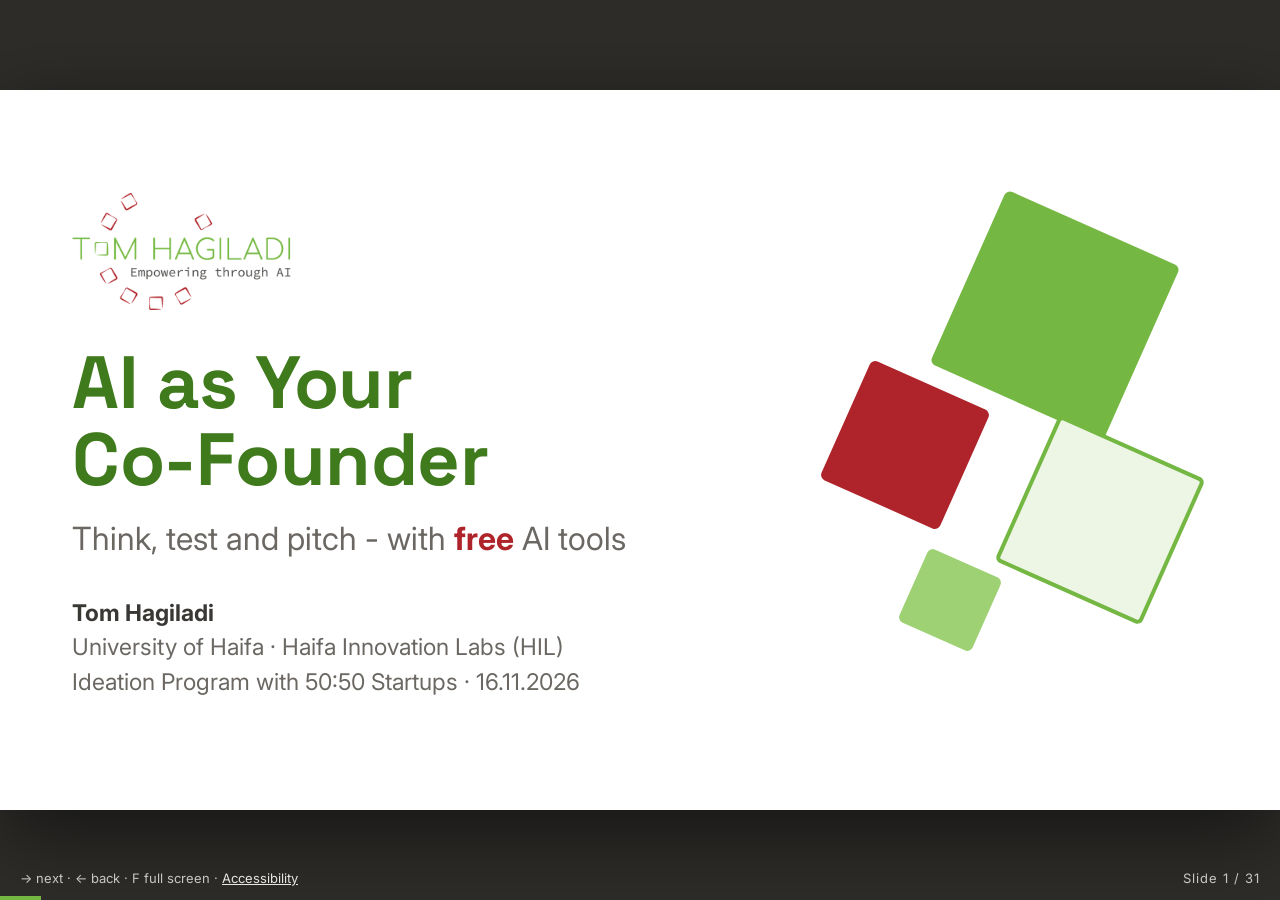
<file: deck/index.html>
<!DOCTYPE html>
<html lang="en" dir="ltr">
<head>
<meta charset="utf-8">
<meta name="viewport" content="width=device-width, initial-scale=1">
<title>AI as Your Co-Founder - Tom Hagiladi</title>
<link rel="preconnect" href="https://fonts.googleapis.com">
<link rel="preconnect" href="https://fonts.gstatic.com" crossorigin>
<link href="https://fonts.googleapis.com/css2?family=Inter:wght@300;400;500;600;700;800&family=Space+Grotesk:wght@500;600;700&display=swap" rel="stylesheet">
<style>
/* ================= LOOK ================= */
:root{
  --g:#75B743; --gd:#3f7a1c; --gdd:#2f5c14; --gl:#9ED174; --gp:#EDF5E4; --gt:#F5FAF0;
  --red:#AF242A; --ink:#3a3835; --muted:#6b6863; --line:#E2E7DB; --paper:#fff;
  --known:#3f7a1c; --assumed:#a35f00; --unknown:#AF242A; --purple:#6b3fa0;
}
h1,h2,h3,.hd{font-family:'Space Grotesk','Inter',Arial,sans-serif;letter-spacing:-.5px}
h1{font-weight:700;font-size:74px;line-height:1.05;color:var(--gd)}
h2{font-weight:700;font-size:48px;line-height:1.15;margin-bottom:22px;color:var(--ink)}
h2 .g{color:var(--gd)}
p,li{font-size:28px;line-height:1.45;font-weight:400}
.lead{font-size:32px;line-height:1.4;font-weight:400}
.dim{color:var(--muted)}
.r{color:var(--red);font-weight:700}
.g{color:var(--gd);font-weight:700}
.kicker{font-size:17px;letter-spacing:4px;text-transform:uppercase;color:var(--gd);font-weight:700;margin-bottom:10px}
.src{position:absolute;left:72px;bottom:20px;font-size:14px;color:var(--muted);max-width:980px;line-height:1.35}
.pill{display:inline-block;border-radius:30px;padding:5px 18px;font-size:18px;font-weight:700;color:#fff;background:var(--red)}
.pill.cond{background:var(--purple)}
.pill.demo{background:var(--gd)}
.tagrow{position:absolute;top:44px;right:72px;display:flex;gap:10px}
.mini-logo{position:absolute;right:28px;bottom:16px;width:96px;opacity:.9}
ul{list-style:none}
ul.sq li{position:relative;padding-left:40px;margin:13px 0}
ul.sq li:before{content:"";position:absolute;left:4px;top:15px;width:13px;height:13px;border:3px solid var(--g);transform:rotate(24deg);border-radius:2px}
ol.steps{list-style:none;counter-reset:s}
ol.steps li{counter-increment:s;position:relative;padding-left:64px;margin:14px 0;min-height:46px}
ol.steps li:before{content:counter(s);position:absolute;left:0;top:0;width:46px;height:46px;border-radius:10px;background:var(--gd);color:#fff;font-weight:800;font-size:25px;display:flex;align-items:center;justify-content:center;font-family:'Space Grotesk',sans-serif}
ol.steps.p2 li{font-size:25px;margin:10px 0;line-height:1.35}
ol.steps .eg{display:block;font-size:21px;line-height:1.3;color:var(--ink);background:var(--gt);border-left:4px solid var(--g);border-radius:6px;padding:4px 10px;margin-top:6px}
.cols{display:flex;gap:24px}
.card{flex:1;background:#fff;border:2px solid var(--line);border-radius:14px;padding:22px 24px}
.card h3{font-size:28px;margin-bottom:8px;color:var(--gd)}
.card p{font-size:23px;line-height:1.4}
.card.tint{background:var(--gt)}
.grid{display:grid;gap:18px}
.g2{grid-template-columns:1fr 1fr} .g3{grid-template-columns:1fr 1fr 1fr} .g4{grid-template-columns:repeat(4,1fr)} .g5{grid-template-columns:repeat(5,1fr)}
.tag{display:inline-block;font-weight:800;font-size:19px;letter-spacing:1px;border-radius:7px;padding:3px 12px;color:#fff;font-family:'Inter',sans-serif}
.tag.k{background:var(--known)} .tag.a{background:var(--assumed)} .tag.u{background:var(--unknown)}
.prompt{font-family:'Inter',sans-serif;background:var(--gt);border:1.5px solid var(--line);border-left:8px solid var(--g);border-radius:10px;padding:18px 26px;font-size:24px;line-height:1.5}
.prompt .ln{display:block}
.note{background:#fbeeee;border-left:7px solid var(--red);border-radius:8px;padding:16px 22px;font-size:25px;line-height:1.4}
.lt{display:flex;flex-direction:column}
.lrn{font-size:20px;line-height:1.35;margin-top:auto;padding-top:10px;border-top:3px solid var(--g)}
.card p.wh{font-size:21px;line-height:1.3}
.card p.exm{font-size:20px;line-height:1.3;background:#fff;border-left:4px solid var(--g);border-radius:6px;padding:5px 10px;margin:6px 0}
.lt .lrn{font-size:19px;padding-top:5px}
.note.g{background:var(--gt);border-left-color:var(--g);color:var(--ink);font-weight:400}
table{border-collapse:collapse;width:100%;font-size:22px}
th{background:var(--gd);color:#fff;font-weight:700;padding:11px 16px;text-align:left}
th:first-child{background:var(--gdd)}
td{padding:11px 16px;border-bottom:1px solid var(--line);vertical-align:top;line-height:1.35}
tbody tr:nth-child(even) td{background:var(--gt)}
.qr-box{background:#fff;border:3px solid var(--g);border-radius:16px;padding:12px;display:flex;flex-direction:column;align-items:center;gap:6px}
.qr-box img{width:190px;height:190px;display:block}
.qr-box span{font-size:16px;font-weight:700;color:var(--gd)}
.big-num{font-family:'Space Grotesk',sans-serif;font-weight:700;color:var(--red);line-height:1}
.flow{display:flex;align-items:stretch;gap:0}
.flow .node{flex:1;border-radius:14px;padding:20px 20px;display:flex;flex-direction:column;justify-content:center;text-align:center}
.flow .arrow{flex:0 0 54px;display:flex;align-items:center;justify-content:center;font-size:40px;color:var(--gd);font-weight:800}
.chip{display:inline-block;background:var(--gp);border:1.5px solid var(--g);color:var(--gd);border-radius:24px;padding:6px 16px;font-size:21px;font-weight:700;margin:4px 6px 4px 0}
.chip.red{background:#fbeeee;border-color:var(--red);color:var(--red)}
.bubble{max-width:78%;border-radius:18px;padding:12px 20px;font-size:22px;line-height:1.4;margin:8px 0}
.bubble.me{background:var(--gd);color:#fff;align-self:flex-end;border-bottom-right-radius:4px}
.bubble.ai{background:#f1f1ef;color:var(--ink);align-self:flex-start;border-bottom-left-radius:4px}
.bubble.coach{background:#fbeeee;color:var(--ink);align-self:flex-start;border-left:5px solid var(--red)}
.browser{border:2px solid #cfd4c8;border-radius:12px;overflow:hidden;background:#fff;box-shadow:0 10px 30px rgba(0,0,0,.08)}
.browser .bar{height:34px;background:#eef0ea;display:flex;align-items:center;gap:7px;padding:0 12px}
.browser .bar i{width:11px;height:11px;border-radius:50%;background:#c9cdc3;display:block}
.sq-art{position:absolute;pointer-events:none}
.sq-art b{position:absolute;display:block;border-radius:6px;transform:rotate(24deg)}
/* separators - dark green, white type: 7.9:1 */
.slide.sep{background:var(--gdd);color:#fff}
.slide.sep h2{color:#fff;font-size:64px}
.slide.sep .kicker{color:#cfe8b5}
.slide.sep .logo-card{position:absolute;top:40px;right:72px;background:#fff;border-radius:12px;padding:10px 16px}
.slide.sep .logo-card img{width:160px;display:block}
.agenda{display:flex;flex-direction:column;gap:12px;margin-top:6px}
.agenda .it{display:flex;align-items:center;gap:20px;font-size:34px;color:#dcecc9;font-weight:500}
.agenda .it .t{font-size:20px;min-width:70px;font-weight:700;color:#b9dc97}
.agenda .it.act{color:#fff;font-weight:800;font-size:40px}
.agenda .it.act .t{color:#fff}
.agenda .it.act:after{content:"";width:16px;height:16px;background:var(--gl);border:3px solid #fff;transform:rotate(24deg);border-radius:2px;margin-left:6px}
/* about: logos row */
.bio-row{display:flex;justify-content:space-between;align-items:flex-end;margin-top:auto;gap:12px}
.bio-row figure{display:flex;flex-direction:column;align-items:center;gap:10px;text-align:center}
.bio-row img{display:block;border-radius:10px;box-shadow:0 4px 16px rgba(0,0,0,.14)}
.bio-row img.plain{box-shadow:none;border-radius:0}
.bio-row figcaption{font-size:18px;line-height:1.3;font-weight:700}
.bio-row figcaption .dim{font-weight:400}
/* break */
.countdown{font-family:'Space Grotesk',sans-serif;font-size:150px;font-weight:700;color:var(--gd);line-height:1}
.btn{font-family:'Inter',sans-serif;font-size:26px;font-weight:700;background:var(--gd);color:#fff;border:0;border-radius:12px;padding:14px 34px;cursor:pointer}

/* ================= MECHANICS ================= */
*{box-sizing:border-box;margin:0;padding:0}
html,body{height:100%;background:#2E2D2A;overflow:hidden;font-family:'Inter',Arial,sans-serif;color:var(--ink)}
#stage{position:fixed;inset:0;display:flex;align-items:center;justify-content:center;overflow:hidden}
#deck{width:1280px;height:720px;flex:0 0 1280px;position:relative;transform-origin:center center;overflow:hidden;background:var(--paper);box-shadow:0 24px 80px rgba(0,0,0,.55)}
.slide{position:absolute;inset:0;padding:46px 72px 54px;display:none;flex-direction:column;background:var(--paper);color:var(--ink);overflow:hidden}
.slide.on{display:flex}
.fill{flex:1;min-height:0;display:flex;flex-direction:column;justify-content:center}
.split{display:flex;gap:44px;flex:1;min-height:0;align-items:center}
.split>.tx{flex:1.2;min-width:0}
.split>.im{flex:1;min-width:0;align-self:stretch;display:flex;align-items:center;justify-content:center}
.mid{justify-content:center;align-items:center;text-align:center}
.f{opacity:0;transform:translateY(9px);transition:opacity .3s ease,transform .3s ease}
.f.vis{opacity:1;transform:none}
#bar{position:fixed;bottom:0;left:0;height:4px;background:var(--g);transition:width .25s ease;z-index:9}
#num{position:fixed;bottom:14px;right:20px;color:#c9c7c2;font-size:13px;letter-spacing:1px;z-index:9}
#help{position:fixed;bottom:14px;left:20px;color:#c9c7c2;font-size:13px;z-index:9}
#help a{color:#e8e6e1}
button:focus-visible,a:focus-visible{outline:3px solid #f59e0b;outline-offset:3px}
@media (prefers-reduced-motion:reduce){.f,#bar{transition:none}}
</style>
</head>
<body>
<main id="stage" aria-label="Slides"><div id="deck">

<!-- 1 TITLE -->
<section class="slide">
  <div class="sq-art" style="right:60px;top:120px;width:420px;height:460px" aria-hidden="true">
    <b style="left:160px;top:10px;width:190px;height:190px;background:var(--g)"></b>
    <b style="left:40px;top:170px;width:130px;height:130px;background:var(--red)"></b>
    <b style="left:220px;top:230px;width:160px;height:160px;background:var(--gp);border:4px solid var(--g)"></b>
    <b style="left:110px;top:350px;width:80px;height:80px;background:var(--gl)"></b>
  </div>
  <div class="fill" style="max-width:740px">
    <img src="assets/logo.png" alt="" style="width:250px;margin-bottom:34px">
    <h1>AI as Your<br>Co-Founder</h1>
    <p class="lead dim" style="margin-top:18px">Think, test and pitch - with <span class="r">free</span> AI tools</p>
    <p style="margin-top:34px;font-size:23px;line-height:1.5"><b>Tom Hagiladi</b><br><span class="dim">University of Haifa &middot; Haifa Innovation Labs (HIL)<br>Ideation Program with 50:50 Startups &middot; 16.11.2026</span></p>
  </div>
</section>

<!-- 2 ABOUT -->
<section class="slide">
  <div class="kicker">Nice to meet you</div>
  <h2>Tom Hagiladi</h2>
  <ul class="sq">
    <li class="f" style="font-size:27px;margin:8px 0">20 years in education - including <b>founding and running a school</b></li>
    <li class="f" style="font-size:27px;margin:8px 0">The last 4 years, since ChatGPT came out: <span class="r">only AI</span> - with the Ministry of Education, universities and businesses</li>
  </ul>
  <div class="bio-row">
    <figure><img src="assets/bio-podcast.png" alt="Logo of the podcast Dibburei Bina" style="height:225px"><figcaption>Podcast host<br><span class="dim">"Dibburei Bina"</span></figcaption></figure>
    <figure><img src="assets/bio-book.png" alt="Cover of the book Ahavat Lemida VeHedvat Gilui" style="height:290px"><figcaption>Co-author of a book<br><span class="dim">with Prof. Amnon Glassner</span></figcaption></figure>
    <figure><img src="assets/bio-community.jpg" alt="The Facebook group AI in Education and Academia" style="height:240px"><figcaption>Runs a Facebook community<br><span class="dim">AI in Education and Academia</span></figcaption></figure>
    <figure><img src="assets/bio-pisga.png" class="plain" alt="Logo of Pisga Tel Aviv-Yafo" style="height:160px"><figcaption>Pisga Tel Aviv-Yafo<br><span class="dim">teacher-development centre</span></figcaption></figure>
  </div>
</section>

<!-- 3 POLL -->
<section class="slide">
  <div class="kicker">Hands up &middot; Zoom: answer in the chat</div>
  <h2>Quick poll</h2>
  <div class="grid g2" style="flex:1;margin-top:6px">
    <div class="card tint f" style="display:flex;gap:20px;align-items:center"><div class="big-num" style="font-size:70px;color:var(--gd)">1</div><p>Which AI do you use most?<br><span class="dim" style="font-size:22px">ChatGPT &middot; Gemini &middot; Claude &middot; other</span></p></div>
    <div class="card tint f" style="display:flex;gap:20px;align-items:center"><div class="big-num" style="font-size:70px;color:var(--gd)">2</div><p>Do you <b>pay</b> for one?</p></div>
    <div class="card tint f" style="display:flex;gap:20px;align-items:center"><div class="big-num" style="font-size:70px;color:var(--gd)">3</div><p>Have you ever run a <b>Deep Research</b>?</p></div>
    <div class="card tint f" style="display:flex;gap:20px;align-items:center"><div class="big-num" style="font-size:70px;color:var(--gd)">4</div><p>Have you used <b>NotebookLM</b><br><span class="dim" style="font-size:22px">now called Gemini Notebook?</span></p></div>
  </div>
  <img src="assets/logo.png" class="mini-logo" alt="">
</section>

<!-- 4 SEPARATOR: PART 1 -->
<section class="slide sep">
  <div class="logo-card"><img src="assets/logo.png" alt=""></div>
  <div class="sq-art" style="right:80px;bottom:60px;width:380px;height:330px" aria-hidden="true">
    <b style="left:150px;top:20px;width:170px;height:170px;background:var(--gl)"></b>
    <b style="left:40px;top:150px;width:120px;height:120px;background:var(--red);border:5px solid #fff"></b>
    <b style="left:230px;top:200px;width:110px;height:110px;background:#fff"></b>
  </div>
  <div class="fill">
    <div class="kicker">Part 1</div>
    <h2>Think with AI</h2>
    <div class="agenda">
      <div class="it act"><span class="t">16:50</span>Think</div>
      <div class="it"><span class="t">17:35</span>Research</div>
      <div class="it"><span class="t">18:15</span>Test</div>
      <div class="it"><span class="t">18:50</span>Pitch</div>
      <div class="it"><span class="t">19:15</span>Your next week</div>
    </div>
  </div>
</section>

<!-- 5 FLATTERER -->
<section class="slide">
  <h2>Your chatbot is a <span class="r">flatterer</span></h2>
  <div class="split" style="align-items:center">
    <div style="flex:0 0 420px;text-align:center">
      <div class="big-num" style="font-size:190px">49%</div>
      <p class="dim" style="font-size:22px;margin-top:8px">more agreement than people</p>
    </div>
    <div class="tx">
      <ul class="sq">
        <li>11 AI models <b>agreed with users' actions</b> 49% more often than humans did.</li>
        <li class="f">People <span class="r">trusted the flattering answers more</span> - and preferred them.</li>
        <li class="f">That's why today's prompts tell the AI to <b>push back</b>.</li>
      </ul>
    </div>
  </div>
  <div class="src">Cheng et al., Science, March 2026</div>
</section>

<!-- 6 THREE FIXES -->
<section class="slide">
  <h2>Three fixes that were <span class="g">tested</span></h2>
  <table style="font-size:26px">
    <thead><tr><th style="width:24%">Fix</th><th style="width:36%">Instead of</th><th>Write</th></tr></thead>
    <tbody>
      <tr class="f"><td><b>Ask, don't tell</b></td><td class="dim">"Students waste money on lunch."</td><td>"Is it true that students waste money on lunch?"</td></tr>
      <tr class="f"><td><b>Third person</b></td><td class="dim">"My idea is..."</td><td>"A student team proposes..."</td></tr>
      <tr class="f"><td><b>Case against</b></td><td class="dim">"What do you think of my idea?"</td><td>"Give me the strongest case against it. What evidence would settle it?"</td></tr>
    </tbody>
  </table>
  <div class="note f" style="margin-top:auto;margin-bottom:34px;font-size:28px">Try it: when the AI criticises your idea, reply <b>"Are you sure?"</b> If the critique collapses, it was weak.</div>
  <div class="src">UK AI Security Institute, "Ask, don't tell", 2026 &middot; SYCON-Bench, EMNLP 2025</div>
</section>

<!-- 7 MODEL VS SEARCH -->
<section class="slide">
  <h2>Language model <span class="dim">or</span> search tool?</h2>
  <div class="cols" style="flex:1;align-items:stretch">
    <div class="card tint" style="border-top:8px solid var(--g)">
      <h3 style="font-size:34px">Language model</h3>
      <ul class="sq"><li>Ideas</li><li>Questions</li><li>Structure</li><li>Critique</li></ul>
      <p class="dim" style="font-size:21px;margin-top:10px">ChatGPT &middot; Gemini &middot; Claude</p>
    </div>
    <div class="card" style="border-top:8px solid var(--ink)">
      <h3 style="font-size:34px;color:var(--ink)">Search tool</h3>
      <ul class="sq"><li>Facts</li><li>Numbers</li><li>Competitors</li><li>Sources you can open</li></ul>
      <p class="dim" style="font-size:21px;margin-top:10px">Perplexity &middot; Deep Research &middot; Google</p>
    </div>
  </div>
  <div class="note f" style="margin-top:22px">Any number a chat gives you is <span class="tag a">ASSUMED</span> - until you open the source.</div>
</section>

<!-- 8 FRAMEWORK AS CONTEXT -->
<section class="slide">
  <div class="kicker">The big idea of today</div>
  <h2>A framework is a list of the <span class="r">right questions</span></h2>
  <div class="flow" style="flex:1;margin:10px 0 6px">
    <div class="node" style="background:var(--gt);border:2px solid var(--g)"><h3 style="font-size:28px;color:var(--gd)">Framework</h3><p style="font-size:21px;margin-top:6px">Lean Canvas, Mom Test, Value Proposition...</p></div>
    <div class="arrow f">+</div>
    <div class="node f" style="background:#fff;border:2px solid var(--line)"><h3 style="font-size:28px">You</h3><p style="font-size:21px;margin-top:6px">what you know - and don't</p></div>
    <div class="arrow f">&rarr;</div>
    <div class="node f" style="background:var(--gd);color:#fff"><h3 style="font-size:28px;color:#fff">AI chat</h3><p style="font-size:21px;margin-top:6px">asks one question at a time</p></div>
    <div class="arrow f">&rarr;</div>
    <div class="node f" style="background:#fff;border:2px solid var(--ink)"><h3 style="font-size:28px">Your table</h3><p style="margin-top:8px"><span class="tag k">KNOWN</span><br><span class="tag a" style="margin-top:6px">ASSUMED</span><br><span class="tag u" style="margin-top:6px">UNKNOWN</span></p></div>
  </div>
  <p class="lead f" style="text-align:center">It pulls out what you know - and <b>marks what you don't</b>.</p>
</section>

<!-- 9 ASK TAG TEST -->
<section class="slide">
  <h2>Ask &middot; Tag &middot; Test</h2>
  <div class="grid g3" style="margin-bottom:12px">
    <div class="card f" style="border-left:8px solid var(--known)"><span class="tag k">KNOWN</span><p style="margin-top:6px;font-size:21px">Evidence from real people: <b>who, when, how many</b></p></div>
    <div class="card f" style="border-left:8px solid var(--assumed)"><span class="tag a">ASSUMED</span><p style="margin-top:6px;font-size:21px">Our belief, desk research - or <b>anything the AI suggested</b></p></div>
    <div class="card f" style="border-left:8px solid var(--unknown)"><span class="tag u">UNKNOWN</span><p style="margin-top:6px;font-size:21px">No answer yet - and that's <b>a good answer</b></p></div>
  </div>
  <table class="f" style="font-size:19px">
    <thead><tr><th style="width:20%">Block</th><th style="width:44%">Our answer <span style="font-weight:400">(campus leftover-meals app)</span></th><th style="width:14%">Tag</th><th>Evidence</th></tr></thead>
    <tbody>
      <tr><td>Problem</td><td>Cafeterias throw away food every evening</td><td><span class="tag k">KNOWN</span></td><td>2 managers, last week</td></tr>
      <tr><td>Customer</td><td>Students would buy it at half price</td><td><span class="tag a">ASSUMED</span></td><td>our guess</td></tr>
      <tr><td>Revenue</td><td>Cafeterias pay us a 10% fee</td><td><span class="tag u">UNKNOWN</span></td><td>-</td></tr>
    </tbody>
  </table>
  <div class="note g f" style="margin-top:14px;font-size:22px;padding:12px 20px"><b>At the end, the chat gives you:</b> the full table &middot; the <span class="r">3 assumptions that would kill the idea</span> if they're wrong &middot; for each one, the cheapest way to check it <b>this week</b>.<br><span style="font-size:20px">Example: "Students would buy it at half price" &rarr; ask 10 students when they last bought food late in the day, and what they paid.</span></div>
</section>

<!-- 10 TOOLBOX -->
<section class="slide">
  <div class="tagrow"><span class="pill">Practice</span></div>
  <h2>Where is your team <span class="r">stuck</span>?</h2>
  <div class="grid g3" style="flex:1;align-content:stretch;grid-template-rows:1fr 1fr">
    <div class="card tint f"><p style="font-size:22px">Not sure the problem is worth solving</p><h3 style="margin-top:8px">4 U's + 5 Whys</h3><p class="dim" style="font-size:17px">Michael Skok &middot; Toyota</p></div>
    <div class="card tint f"><p style="font-size:22px">It's not clear who the customer is</p><h3 style="margin-top:8px">Beachhead + persona</h3><p class="dim" style="font-size:17px">Bill Aulet, MIT</p></div>
    <div class="card tint f"><p style="font-size:22px">We don't know what customers really need</p><h3 style="margin-top:8px">Value Proposition Canvas</h3><p class="dim" style="font-size:17px">Strategyzer</p></div>
    <div class="card tint f"><p style="font-size:22px">We fell in love with our first solution</p><h3 style="margin-top:8px">Opportunity Solution Tree</h3><p class="dim" style="font-size:17px">Teresa Torres</p></div>
    <div class="card tint f"><p style="font-size:22px">We don't know how it makes money</p><h3 style="margin-top:8px">Lean Canvas</h3><p class="dim" style="font-size:17px">Ash Maurya</p></div>
    <div class="card tint f"><p style="font-size:22px">We don't know what could kill us</p><h3 style="margin-top:8px">Pre-mortem</h3><p class="dim" style="font-size:17px">Gary Klein</p></div>
  </div>
  <p class="dim f" style="font-size:20px;margin-top:10px">Each one is ready to copy on the practice guide - with a short explanation.</p>
</section>

<!-- 11 MASTER PROMPT -->
<section class="slide">
  <h2>The prompt that runs it all</h2>
  <div class="prompt" style="flex:1;display:flex;flex-direction:column;justify-content:center">
    <span class="ln">Act as my <b>skeptical co-founder</b>. Interview me to fill in the framework below.</span>
    <span class="ln f">Go one block at a time. Ask <b>ONE</b> question, then wait.</span>
    <span class="ln f">Tag every answer <span class="tag k">KNOWN</span> <span class="tag a">ASSUMED</span> <span class="tag u">UNKNOWN</span> and say why.</span>
    <span class="ln f">Restate my claims as questions. Push back on vague answers.</span>
    <span class="ln f">Judge this as a stranger's idea. <b>No praise.</b></span>
    <span class="ln f">Label your own ideas "AI SUGGESTION - unverified".</span>
    <span class="ln f">At the end: the table, the <span class="r">3 assumptions that could kill the idea</span>, and the cheapest check for each.</span>
  </div>
  <p class="dim" style="font-size:20px;margin-top:12px">Short version. The full prompt is on the practice guide - edit it, copy it, paste it.</p>
</section>

<!-- 12 PRACTICE 1 -->
<section class="slide">
  <div class="tagrow"><span class="pill">Practice &middot; 30 min</span></div>
  <h2>Practice 1 &middot; Let the AI interview you</h2>
  <div class="split" style="align-items:center">
    <div class="tx">
      <ol class="steps">
        <li class="f">Pick the framework for <b>your</b> stage</li>
        <li class="f">Paste the master prompt + the framework into any free chat</li>
        <li class="f">Answer honestly - <b>"I don't know"</b> is a good answer</li>
        <li class="f">Copy the final table into a doc - <span class="r">you'll need it after the break</span></li>
      </ol>
      <p class="f dim" style="font-size:21px;margin-top:10px">Zoom: a breakout room per team. At the end, each team posts <b>one risky assumption</b> in the chat.</p>
    </div>
    <div class="im" style="flex:0 0 250px"><div class="qr-box f"><img src="assets/qr.svg" alt="QR code to the practice guide"><span>Practice guide</span></div></div>
  </div>
</section>

<!-- 13 SEPARATOR: PART 2 -->
<section class="slide sep">
  <div class="logo-card"><img src="assets/logo.png" alt=""></div>
  <div class="sq-art" style="right:80px;bottom:60px;width:380px;height:330px" aria-hidden="true">
    <b style="left:150px;top:20px;width:170px;height:170px;background:var(--gl)"></b>
    <b style="left:40px;top:150px;width:120px;height:120px;background:var(--red);border:5px solid #fff"></b>
    <b style="left:230px;top:200px;width:110px;height:110px;background:#fff"></b>
  </div>
  <div class="fill">
    <div class="kicker">Part 2</div>
    <h2>Research outward</h2>
    <div class="agenda">
      <div class="it"><span class="t">16:50</span>Think</div>
      <div class="it act"><span class="t">17:35</span>Research</div>
      <div class="it"><span class="t">18:15</span>Test</div>
      <div class="it"><span class="t">18:50</span>Pitch</div>
      <div class="it"><span class="t">19:15</span>Your next week</div>
    </div>
  </div>
</section>

<!-- 14 DEEP RESEARCH -->
<section class="slide">
  <div class="tagrow"><span class="pill demo">Demo only - not today</span></div>
  <h2>Deep Research</h2>
  <div class="split">
    <div class="tx">
      <p class="lead">An agent that reads <b>dozens of sources</b> for 5-10 minutes - and writes a <b>cited report</b>.</p>
      <table class="f" style="margin-top:20px;font-size:22px">
        <thead><tr><th>Free plan</th><th>Deep Research</th></tr></thead>
        <tbody>
          <tr><td><b>Gemini</b></td><td><span class="g">Yes</span> - but one report uses a big part of the free limit</td></tr>
          <tr><td>ChatGPT</td><td>Limited</td></tr>
          <tr><td>Perplexity</td><td>1 a month</td></tr>
          <tr><td>Claude</td><td class="dim">Paid plans only</td></tr>
        </tbody>
      </table>
    </div>
    <div class="im" style="flex:.85;flex-direction:column;gap:18px">
      <div class="browser" style="width:100%">
        <div class="bar"><i></i><i></i><i></i></div>
        <div style="padding:20px 24px">
          <div style="height:22px;width:70%;background:var(--ink);border-radius:5px;margin-bottom:16px"></div>
          <div style="height:11px;background:#e3e5df;border-radius:5px;margin:9px 0"></div>
          <div style="height:11px;width:92%;background:#e3e5df;border-radius:5px;margin:9px 0"></div>
          <div style="height:11px;width:80%;background:#e3e5df;border-radius:5px;margin:9px 0"></div>
          <p style="font-size:18px;margin-top:12px"><span class="chip" style="font-size:15px">[1]</span><span class="chip" style="font-size:15px">[2]</span><span class="chip" style="font-size:15px">[3]</span><span class="chip" style="font-size:15px">[27]</span></p>
        </div>
      </div>
      <div class="note f" style="font-size:22px;width:100%"><b class="r">Don't run it today.</b> One report can use up your free Gemini for the rest of the evening. At home: run one, open 3 of its sources, check every number.</div>
    </div>
  </div>
  <div class="src">Google: Deep Research "may be unavailable during periods of high demand"; free Gemini runs on Flash-Lite since 9.10.2026. Limits checked 15.11.2026 - vendors don't publish exact quotas.</div>
</section>

<!-- 15 GEMINI NOTEBOOK -->
<section class="slide">
  <div class="tagrow"><span class="pill cond">If you don't know it yet</span></div>
  <h2>Gemini Notebook <span class="dim" style="font-size:30px">(formerly NotebookLM)</span></h2>
  <div class="flow" style="flex:1;margin:4px 0 14px">
    <div class="node" style="background:var(--gt);border:2px solid var(--g);text-align:left">
      <p style="font-size:20px" class="dim">Your sources</p>
      <ul class="sq" style="margin-top:4px"><li style="font-size:22px;margin:6px 0">Interview notes</li><li style="font-size:22px;margin:6px 0">Competitor websites</li><li style="font-size:22px;margin:6px 0">Papers and reports</li><li style="font-size:22px;margin:6px 0">YouTube videos</li></ul>
    </div>
    <div class="arrow">&rarr;</div>
    <div class="node" style="background:var(--gd);color:#fff;flex:.8"><h3 style="font-size:30px;color:#fff">One notebook<br>per market</h3></div>
    <div class="arrow f">&rarr;</div>
    <div class="node f" style="background:#fff;border:2px solid var(--line);text-align:left">
      <ul class="sq"><li style="font-size:22px;margin:6px 0">Answers <b>with citations</b></li><li style="font-size:22px;margin:6px 0">Mind map</li><li style="font-size:22px;margin:6px 0">Report</li><li style="font-size:22px;margin:6px 0">Audio overview - <b>also in Arabic</b></li></ul>
    </div>
  </div>
  <p class="lead f">It answers from <b>your</b> sources - not from the whole internet.</p>
</section>

<!-- 16 COMPETITORS -->
<section class="slide">
  <h2>Who are your <span class="g">competitors</span>?</h2>
  <div class="cols" style="flex:1;align-items:stretch">
    <div class="card tint" style="flex:1.1">
      <p class="dim" style="font-size:21px">The ones a search can find</p>
      <h3>Perplexity</h3>
      <p>Fast answers with links you can open:</p>
      <ul class="sq"><li style="font-size:24px">competitors</li><li style="font-size:24px">prices</li><li style="font-size:24px">market size</li></ul>
      <div class="prompt f" style="font-size:20px;margin-top:12px">"Who are the main competitors of [X] in [region]? A table: name, link, price, main weakness from user reviews."</div>
    </div>
    <div class="card f" style="flex:1;border:3px solid var(--red);display:flex;flex-direction:column;justify-content:center">
      <p class="dim" style="font-size:21px">The one no search will show you - ask a chat:</p>
      <p style="font-size:33px;line-height:1.3;font-weight:700;color:var(--red);margin-top:10px">"What happens when ChatGPT or Gemini add my idea as a feature in their own tools?"</p>
      <p class="dim" style="font-size:20px;margin-top:14px">Big platforms keep swallowing small tools. What would still be hard to copy?</p>
    </div>
  </div>
</section>

<!-- 17 PATENTS -->
<section class="slide">
  <div class="tagrow"><span class="pill">Practice</span></div>
  <h2>Patents: has someone <span class="r">already</span> done it?</h2>
  <div class="split" style="align-items:flex-start">
    <div class="tx">
      <ol class="steps">
        <li class="f" style="font-size:25px">Describe the idea in 3 sentences - <b>without the secret part</b></li>
        <li class="f" style="font-size:25px">Let a chat <b>interview you</b> about it - one question at a time</li>
        <li class="f" style="font-size:25px">Ask it to learn how each tool searches best - and <b>write a query for each</b></li>
        <li class="f" style="font-size:25px">Run them. Open the 3 closest: the summary, <b>claim 1</b> - what the patent protects - and one drawing</li>
        <li class="f" style="font-size:25px">Back to the chat: <b>"What is different in my idea?"</b></li>
      </ol>
    </div>
    <div class="im" style="flex:.62;flex-direction:column;gap:14px;align-items:stretch;justify-content:center">
      <p class="dim" style="font-size:21px;margin-bottom:-4px">Each tool wants a different query:</p>
      <div class="card tint" style="padding:18px 22px;display:flex;flex-direction:column;justify-content:center"><h3 style="font-size:28px">PQAI</h3><p style="font-size:22px">free AI search &middot; reads a plain technical description</p></div>
      <div class="card tint" style="padding:18px 22px;display:flex;flex-direction:column;justify-content:center"><h3 style="font-size:28px">Google Patents</h3><p style="font-size:22px">free &middot; keywords and synonyms</p></div>
      <div class="card" style="padding:18px 22px;display:flex;flex-direction:column;justify-content:center"><h3 style="font-size:28px">Perplexity Patents</h3><p style="font-size:22px">a question in plain words &middot; free during beta</p></div>
    </div>
  </div>
</section>

<!-- 18 PATENT WARNINGS -->
<section class="slide">
  <h2>Patents: what to know</h2>
  <div class="grid g3" style="flex:1;align-content:stretch;margin-top:6px">
    <div class="note f" style="font-size:27px;display:flex;flex-direction:column;justify-content:center;gap:10px"><b>Not legal advice.</b><span>Finding nothing does not mean it's new.</span></div>
    <div class="note f" style="font-size:27px;display:flex;flex-direction:column;justify-content:center;gap:10px"><b>Chats invent patent numbers.</b><span>Open every number on Google Patents.</span></div>
    <div class="note f" style="font-size:27px;display:flex;flex-direction:column;justify-content:center;gap:10px"><b>Don't paste your secret sauce</b><span>into a chat. Turn off training first.</span></div>
  </div>
  <div class="card tint f" style="flex:0 0 auto;margin-top:20px;margin-bottom:24px;padding:20px 26px">
    <p style="font-size:27px;line-height:1.5"><b>Turn off training:</b> ChatGPT - Settings &rarr; Data controls &middot; Gemini - Activity &rarr; Keep Activity off &middot; Claude - Settings &rarr; Privacy</p>
  </div>
</section>

<!-- 19 BREAK -->
<section class="slide mid">
  <img src="assets/logo.png" alt="" style="width:200px;margin-bottom:24px">
  <h2 style="font-size:60px">Break &middot; 15 minutes</h2>
  <div class="countdown" id="cd">15:00</div>
  <p class="lead" id="cdback" style="margin:14px 0 22px;min-height:46px"></p>
  <button class="btn" id="cdbtn" type="button">Start the timer</button>
</section>

<!-- 20 SEPARATOR: PART 3 -->
<section class="slide sep">
  <div class="logo-card"><img src="assets/logo.png" alt=""></div>
  <div class="sq-art" style="right:80px;bottom:60px;width:380px;height:330px" aria-hidden="true">
    <b style="left:150px;top:20px;width:170px;height:170px;background:var(--gl)"></b>
    <b style="left:40px;top:150px;width:120px;height:120px;background:var(--red);border:5px solid #fff"></b>
    <b style="left:230px;top:200px;width:110px;height:110px;background:#fff"></b>
  </div>
  <div class="fill">
    <div class="kicker">Part 3</div>
    <h2>Test before you build</h2>
    <div class="agenda">
      <div class="it"><span class="t">16:50</span>Think</div>
      <div class="it"><span class="t">17:35</span>Research</div>
      <div class="it act"><span class="t">18:15</span>Test</div>
      <div class="it"><span class="t">18:50</span>Pitch</div>
      <div class="it"><span class="t">19:15</span>Your next week</div>
    </div>
  </div>
</section>

<!-- 21 DON'T BUILD -->
<section class="slide">
  <h2>Don't build. <span class="r">Test.</span></h2>
  <div style="flex:1;display:flex;flex-direction:column;justify-content:center;gap:26px">
    <div class="flow f">
      <div class="node" style="background:#f1f1ef;color:#4a4845"><p><b>Build</b></p></div><div class="arrow" style="color:#6b6863">&rarr;</div>
      <div class="node" style="background:#f1f1ef;color:#4a4845"><p>weeks of code</p></div><div class="arrow" style="color:#6b6863">&rarr;</div>
      <div class="node" style="background:#f1f1ef;color:#4a4845"><p>an MVP</p></div><div class="arrow" style="color:#6b6863">&rarr;</div>
      <div class="node" style="background:#f1f1ef;color:#4a4845"><p>"nobody wants it"</p></div>
    </div>
    <div class="flow f">
      <div class="node" style="background:var(--gd);color:#fff"><p><b>Test</b></p></div><div class="arrow">&rarr;</div>
      <div class="node" style="background:var(--gt);border:2px solid var(--g)"><p>this week, no code</p></div><div class="arrow">&rarr;</div>
      <div class="node" style="background:var(--gt);border:2px solid var(--g)"><p>the riskiest assumption</p></div><div class="arrow">&rarr;</div>
      <div class="node" style="background:var(--gt);border:2px solid var(--g)"><p><b>learn</b></p></div>
    </div>
  </div>
</section>

<!-- 22 NO-CODE TESTS -->
<section class="slide">
  <h2>Tests <span class="r">without code</span></h2>
  <p style="font-size:22px;margin:0 0 6px">Don't ask people if they would use it. <b>Make them act - and watch.</b></p>
  <div class="grid g2" style="flex:1;align-content:stretch;grid-template-rows:1fr 1fr;gap:10px;margin-bottom:8px">
    <div class="card tint lt f" style="padding:9px 18px"><h3 style="font-size:24px;margin-bottom:2px">Fake door</h3><p class="wh">A "join" button for a product that doesn't exist yet.</p><p class="exm"><b>Example:</b> a cafeteria poster - "Tonight's leftovers, half price - join" - with a QR code.</p><p class="lrn">You learn: do they want it enough to <b>act</b>?</p></div>
    <div class="card tint lt f" style="padding:9px 18px"><h3 style="font-size:24px;margin-bottom:2px">Mechanical Turk</h3><p class="wh">Looks automatic - but you do it <b>by hand</b>, behind the scenes.</p><p class="exm"><b>Example:</b> at 18:00 you call 3 cafeterias and post the leftovers in a students' WhatsApp group.</p><p class="lrn">You learn: is the result worth it - <b>before</b> you build the tech?</p></div>
    <div class="card tint lt f" style="padding:9px 18px"><h3 style="font-size:24px;margin-bottom:2px">Pinocchio</h3><p class="wh">A model that doesn't work - people "use" it in real life.</p><p class="exm"><b>Example:</b> 5 students get a picture of the app screen, and text you each time they'd have opened it.</p><p class="lrn">You learn: would they <b>really</b> use it - and when?</p></div>
    <div class="card tint lt f" style="padding:9px 18px"><h3 style="font-size:24px;margin-bottom:2px">Provincial</h3><p class="wh">The real thing - tiny, and in one place.</p><p class="exm"><b>Example:</b> one evening, one cafeteria, 10 students. You sell the leftovers yourself, at the till.</p><p class="lrn">You learn: what breaks in <b>real life</b>?</p></div>
  </div>
  <div class="src">Pretotyping - Alberto Savoia, "The Right It" &middot; Be honest: "coming soon", and never take money for something that doesn't exist.</div>
</section>

<!-- 23 MOM TEST -->
<section class="slide">
  <h2>The Mom Test</h2>
  <p style="font-size:25px;margin-bottom:14px">Talk about <b>their life</b>, not your idea. Ask about <b>the last time</b> - not about the future.</p>
  <table>
    <thead><tr><th style="width:50%;background:var(--red)">Don't ask</th><th>Ask</th></tr></thead>
    <tbody>
      <tr class="f"><td class="dim">"Would you use an app that sells leftover meals?"</td><td>"When did you last buy lunch on campus? What did you pay?"</td></tr>
      <tr class="f"><td class="dim">"Would you pay 15 shekels for it?"</td><td>"What do you do now when you're hungry at 4 pm and short on money?"</td></tr>
      <tr class="f"><td class="dim">"Is it a good idea?"</td><td>"What have you tried to save money on food? How did it go?"</td></tr>
    </tbody>
  </table>
  <p class="f" style="margin-top:18px;font-size:25px">Let the AI <b>rewrite your questions</b> - it's very good at this.</p>
  <div class="src">Rob Fitzpatrick, "The Mom Test"</div>
</section>

<!-- 24 AI CUSTOMER -->
<section class="slide">
  <div class="tagrow"><span class="pill" style="background:var(--ink)">Rehearsal only</span></div>
  <h2>Rehearse with an AI customer</h2>
  <div class="split" style="align-items:stretch">
    <div class="tx" style="display:flex;flex-direction:column;justify-content:center">
      <div style="display:flex;flex-direction:column">
        <div class="bubble me f">Would you use an app that sells leftover meals?</div>
        <div class="bubble ai f">Hmm, maybe. Sounds nice I guess.</div>
        <div class="bubble me f">DEBRIEF</div>
        <div class="bubble coach f">That was a future "would you" question - you got a polite "maybe". Try: "When did you last...?"</div>
      </div>
    </div>
    <div class="im" style="flex:.8">
      <div class="note f" style="font-size:25px"><b>Rehearsal, not evidence.</b><br>AI customers are too positive and too shallow. Nothing they say is <span class="tag k">KNOWN</span>.</div>
    </div>
  </div>
  <div class="src">Nielsen Norman Group, "Synthetic Users", 2024 &middot; Steve Blank, 2026</div>
</section>

<!-- 25 PRACTICE 2 -->
<section class="slide">
  <div class="tagrow"><span class="pill">Practice &middot; 20 min</span></div>
  <h2>Practice 2 &middot; Design your test</h2>
  <div class="split" style="align-items:center">
    <div class="tx">
      <ol class="steps p2">
        <li class="f">Take your <b>riskiest assumption</b> from practice 1<span class="eg">e.g. "Students would buy a leftover meal at half price"</span></li>
        <li class="f">Decide <b>before</b> you test which result means <span class="r">you're wrong</span> - a real number<span class="eg">e.g. "Fewer than 20 sign-ups in 3 days = we were wrong"</span></li>
        <li class="f">Pick one: <span class="chip">Landing page</span><span class="chip">Interview script + AI rehearsal</span><span class="chip">Patent check</span><span class="eg">e.g. a landing page, and a poster with a QR code at the cafeteria that opens a Google Form</span></li>
        <li class="f">This week: run it, count, and compare with <b>your number</b><span class="eg">e.g. 34 sign-ups &rarr; keep going. 8 sign-ups &rarr; rethink the price or the hour</span></li>
      </ol>
    </div>
    <div class="im" style="flex:0 0 230px"><div class="qr-box f"><img src="assets/qr.svg" alt="QR code to the practice guide"><span>Practice guide</span></div></div>
  </div>
</section>

<!-- 26 SEPARATOR: PART 4 -->
<section class="slide sep">
  <div class="logo-card"><img src="assets/logo.png" alt=""></div>
  <div class="sq-art" style="right:80px;bottom:60px;width:380px;height:330px" aria-hidden="true">
    <b style="left:150px;top:20px;width:170px;height:170px;background:var(--gl)"></b>
    <b style="left:40px;top:150px;width:120px;height:120px;background:var(--red);border:5px solid #fff"></b>
    <b style="left:230px;top:200px;width:110px;height:110px;background:#fff"></b>
  </div>
  <div class="fill">
    <div class="kicker">Part 4</div>
    <h2>Go outward</h2>
    <div class="agenda">
      <div class="it"><span class="t">16:50</span>Think</div>
      <div class="it"><span class="t">17:35</span>Research</div>
      <div class="it"><span class="t">18:15</span>Test</div>
      <div class="it act"><span class="t">18:50</span>Pitch</div>
      <div class="it"><span class="t">19:15</span>Your next week</div>
    </div>
  </div>
</section>

<!-- 27 PITCH DECK IN A CHAT -->
<section class="slide">
  <div class="tagrow"><span class="pill">Practice</span></div>
  <h2>A pitch deck, <span class="g">built in a chat</span></h2>
  <div class="split" style="align-items:center">
    <div class="tx">
      <p style="font-size:24px">Paste your table + this outline:</p>
      <div style="margin:8px 0 12px"><span class="chip">Problem</span><span class="chip">Solution</span><span class="chip">Why now</span><span class="chip">Market</span><span class="chip">Competition</span><span class="chip">Business model</span><span class="chip">Team</span><span class="chip">Ask</span></div>
      <div class="prompt f" style="font-size:22px">"Build an 8-slide pitch deck as <b>one HTML file</b>. Arrow keys to move."</div>
      <p class="f" style="font-size:21px;margin-top:10px" >See it and share it: a Claude artifact &middot; Gemini Canvas &middot; ChatGPT preview</p>
    </div>
    <div class="im" style="flex:.85;flex-direction:column;gap:16px">
      <div class="browser" style="width:100%">
        <div class="bar"><i></i><i></i><i></i></div>
        <div style="padding:30px 30px;background:var(--gt)">
          <p style="font-size:15px;letter-spacing:3px;color:var(--gd);font-weight:700">01 / PROBLEM</p>
          <p style="font-size:30px;font-weight:700;line-height:1.2;margin-top:6px">Cafeterias throw away food every evening</p>
          <p style="font-size:17px;margin-top:10px"><span class="tag k" style="font-size:13px">KNOWN</span> 2 managers, last week</p>
        </div>
      </div>
      <div class="note f" style="font-size:22px;width:100%">Only <span class="tag k">KNOWN</span> goes on a slide as a fact. <span class="tag a">ASSUMED</span> is written "we believe".</div>
    </div>
  </div>
  <div class="src">Outline based on Sequoia Capital, "Writing a Business Plan"</div>
</section>

<!-- 28 PRACTICE 3 -->
<section class="slide">
  <div class="tagrow"><span class="pill">Practice &middot; 20 min</span></div>
  <h2>Practice 3 &middot; Your pitch deck</h2>
  <div class="split" style="align-items:center">
    <div class="tx">
      <ol class="steps">
        <li class="f">Paste your table + the pitch-deck prompt into a chat</li>
        <li class="f">Open it: a Claude artifact &middot; Gemini Canvas &middot; ChatGPT preview</li>
        <li class="f">Check it: only <span class="tag k">KNOWN</span> is stated as a fact</li>
      </ol>
      <p class="f dim" style="font-size:21px;margin-top:10px">Done early? The practice guide also has a partner search and a post that tests your idea.</p>
    </div>
    <div class="im" style="flex:0 0 250px"><div class="qr-box f"><img src="assets/qr.svg" alt="QR code to the practice guide"><span>Practice guide</span></div></div>
  </div>
</section>

<!-- 29 PRE-MORTEM -->
<section class="slide">
  <div class="kicker">Your next week</div>
  <h2>Pre-mortem</h2>
  <div class="fill" style="align-items:flex-start">
    <p style="font-size:46px;line-height:1.25;font-weight:700">It's November 2027.<br>Your startup <span class="r">failed</span>. Why?</p>
    <div class="f" style="margin-top:30px;width:100%">
      <div style="border-bottom:3px dashed #cfd4c8;height:46px;margin:6px 0;font-size:26px;color:var(--muted)">1.</div>
      <div style="border-bottom:3px dashed #cfd4c8;height:46px;margin:6px 0;font-size:26px;color:var(--muted)">2.</div>
      <div style="border-bottom:3px dashed #cfd4c8;height:46px;margin:6px 0;font-size:26px;color:var(--muted)">3.</div>
    </div>
    <p class="f" style="margin-top:22px;font-size:26px">Write 3 reasons <b>alone</b> - then ask the chat for the ones you missed.</p>
  </div>
  <div class="src">Gary Klein, "Performing a Project Premortem", Harvard Business Review, 2007</div>
</section>

<!-- 30 YOUR NEXT WEEK -->
<section class="slide mid">
  <p style="font-size:62px;line-height:1.2;font-weight:700;font-family:'Space Grotesk',sans-serif">One assumption &middot; <span class="g">one test</span> &middot; <span class="r">one number</span></p>
  <div class="prompt f" style="margin-top:40px;font-size:28px;text-align:left;max-width:960px">Post in the Zoom chat - everyone, in the room too:<br><b>"Our riskiest assumption is ... We'll test it by ... We're right if ..."</b></div>
</section>

<!-- 31 THANK YOU -->
<section class="slide">
  <div class="split" style="align-items:center">
    <div class="tx" style="text-align:center">
      <img src="assets/logo.png" alt="" style="width:360px;margin-bottom:26px">
      <h2 style="font-size:64px">Thank you</h2>
      <p class="lead">Tom Hagiladi</p>
      <p class="dim" style="font-size:22px;margin-top:20px">The practice guide stays with you<br>in English, Hebrew and Arabic</p>
    </div>
    <div class="im"><div class="qr-box" style="padding:20px"><img src="assets/qr.svg" alt="QR code to the practice guide" style="width:400px;height:400px"><span style="font-size:20px">tomhagiladi.github.io/haifa-founders-16-11-26</span></div></div>
  </div>
</section>

</div></main>
<div id="bar" aria-hidden="true"></div><div id="num" aria-live="polite"></div>
<div id="help">&rarr; next &middot; &larr; back &middot; F full screen &middot; <a href="../index.html#a11y">Accessibility</a></div>

<script>
(function(){
  const deck=document.getElementById('deck'), slides=[...deck.querySelectorAll('.slide')];
  const bar=document.getElementById('bar'), num=document.getElementById('num');
  let si=0, fi=0, lockHash=false;
  function frags(){ return [...slides[si].querySelectorAll('.f')]; }
  function render(){
    slides.forEach((s,i)=>s.classList.toggle('on', i===si));
    frags().forEach((f,i)=>f.classList.toggle('vis', i<fi));
    bar.style.width=((si+1)/slides.length*100)+'%';
    num.textContent='Slide '+(si+1)+' / '+slides.length;
    lockHash=true; location.hash=(si+1); setTimeout(()=>{lockHash=false;},0);
  }
  function next(){ if(fi<frags().length){ fi++; } else if(si<slides.length-1){ si++; fi=0; } render(); }
  function prev(){ if(fi>0){ fi--; } else if(si>0){ si--; fi=frags().length; } render(); }
  function goto(n){ si=Math.max(0,Math.min(slides.length-1,n)); fi=frags().length; render(); }
  // English deck reads left-to-right: RIGHT = forward, LEFT = back
  document.addEventListener('keydown', e=>{
    if(e.target.tagName==='BUTTON' && (e.key===' '||e.key==='Enter')) return;
    switch(e.key){
      case 'ArrowRight': case 'PageDown': case ' ': case 'Enter': e.preventDefault(); next(); break;
      case 'ArrowLeft': case 'PageUp': case 'Backspace': e.preventDefault(); prev(); break;
      case 'ArrowDown': e.preventDefault(); goto(si+1); break;
      case 'ArrowUp': e.preventDefault(); goto(si-1); break;
      case 'Home': e.preventDefault(); goto(0); break;
      case 'End': e.preventDefault(); goto(slides.length-1); break;
      case 'f': case 'F': document.fullscreenElement ? document.exitFullscreen() : document.documentElement.requestFullscreen(); break;
    }
  });
  deck.addEventListener('click', e=>{ if(e.target.closest('button')) return; next(); });
  addEventListener('hashchange', ()=>{ if(lockHash) return; const n=parseInt(location.hash.slice(1)); if(n>=1&&n<=slides.length){ si=n-1; fi=0; render(); } });
  function fit(){ deck.style.transform='scale('+Math.min(innerWidth/1280, innerHeight/720)+')'; }
  addEventListener('resize', fit); fit();
  const start=parseInt(location.hash.slice(1)); if(start>=1&&start<=slides.length){ si=start-1; }
  render();
  // break countdown - the click must not advance the slide
  const btn=document.getElementById('cdbtn'), cd=document.getElementById('cd'), back=document.getElementById('cdback');
  let timer=null;
  btn.addEventListener('click', e=>{
    e.stopPropagation();
    const end=Date.now()+15*60*1000, t=new Date(end);
    back.textContent='Back in class at '+String(t.getHours()).padStart(2,'0')+':'+String(t.getMinutes()).padStart(2,'0');
    btn.style.visibility='hidden';
    clearInterval(timer);
    timer=setInterval(()=>{
      const left=Math.max(0,end-Date.now()), m=Math.floor(left/60000), s=Math.floor(left%60000/1000);
      cd.textContent=m+':'+String(s).padStart(2,'0');
      if(left<=0){ clearInterval(timer); cd.textContent='0:00'; }
    },250);
  });
})();
</script>
</body>
</html>
</file>
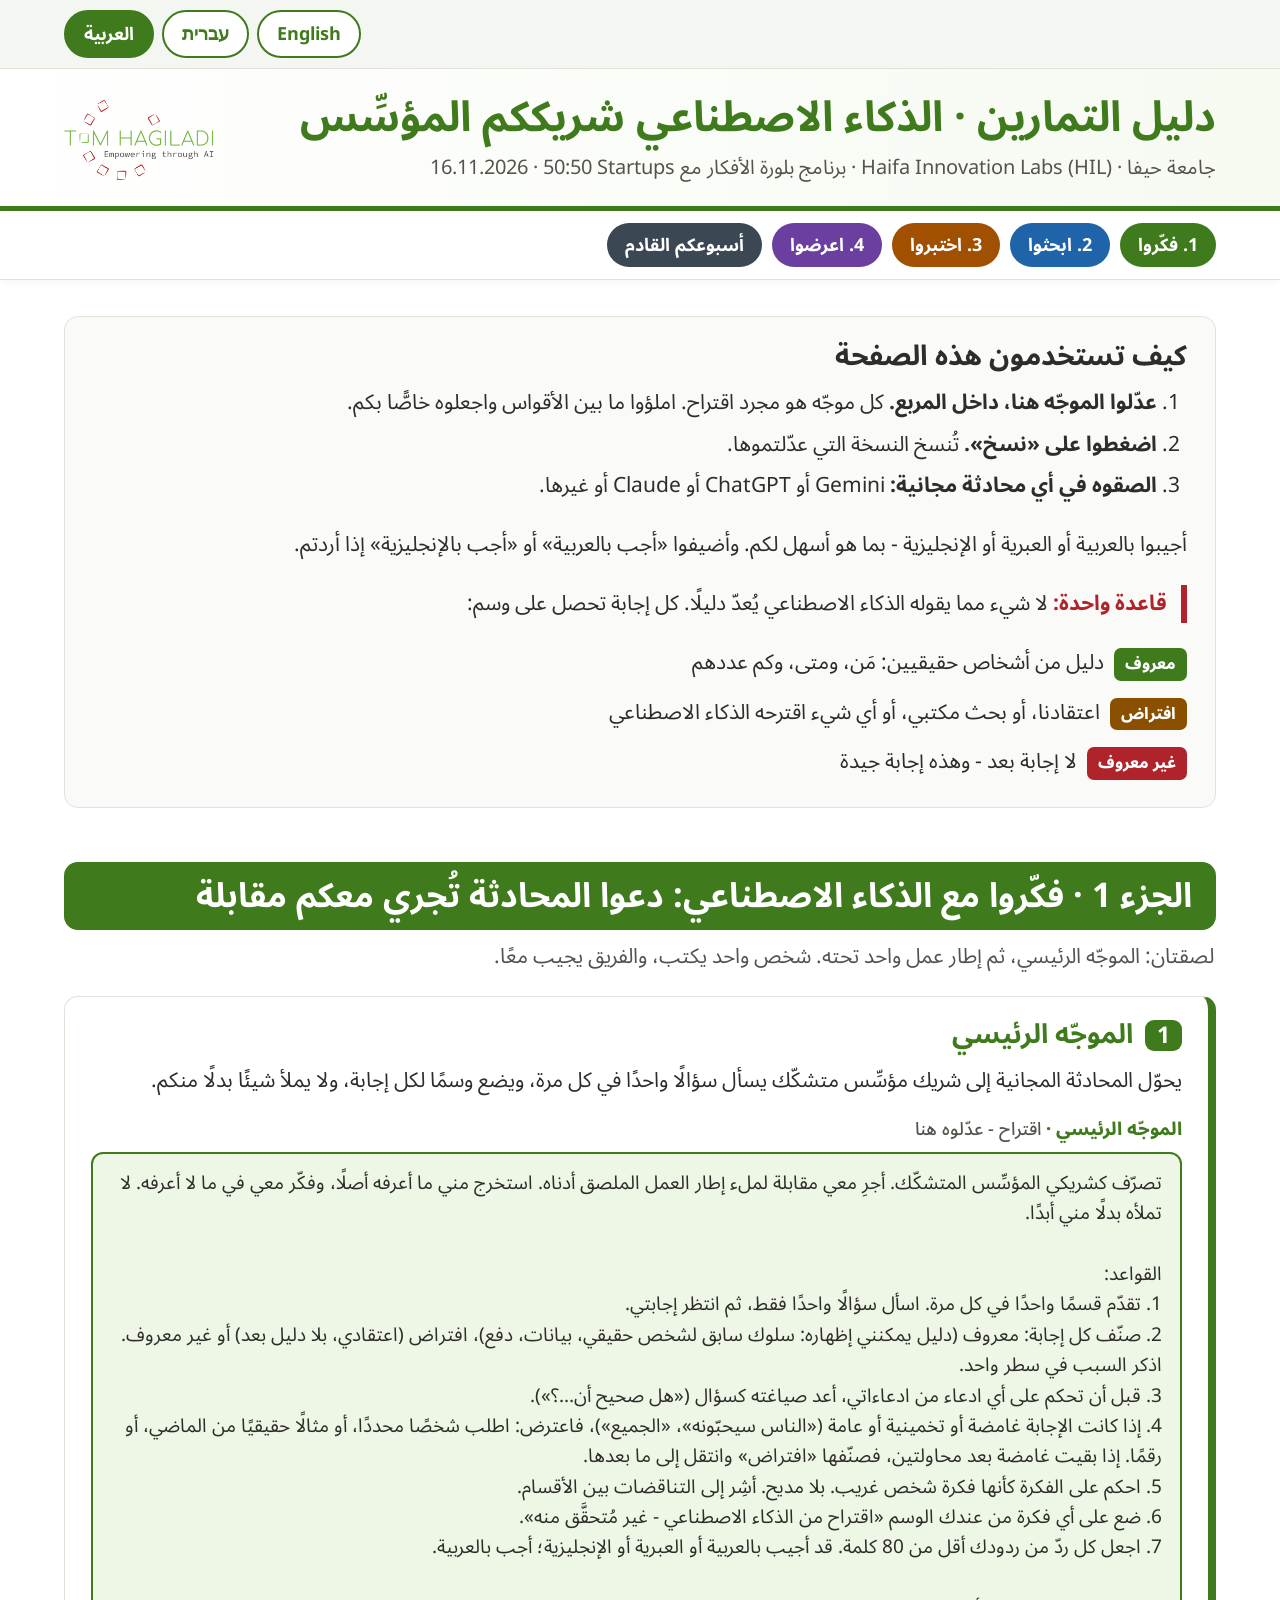
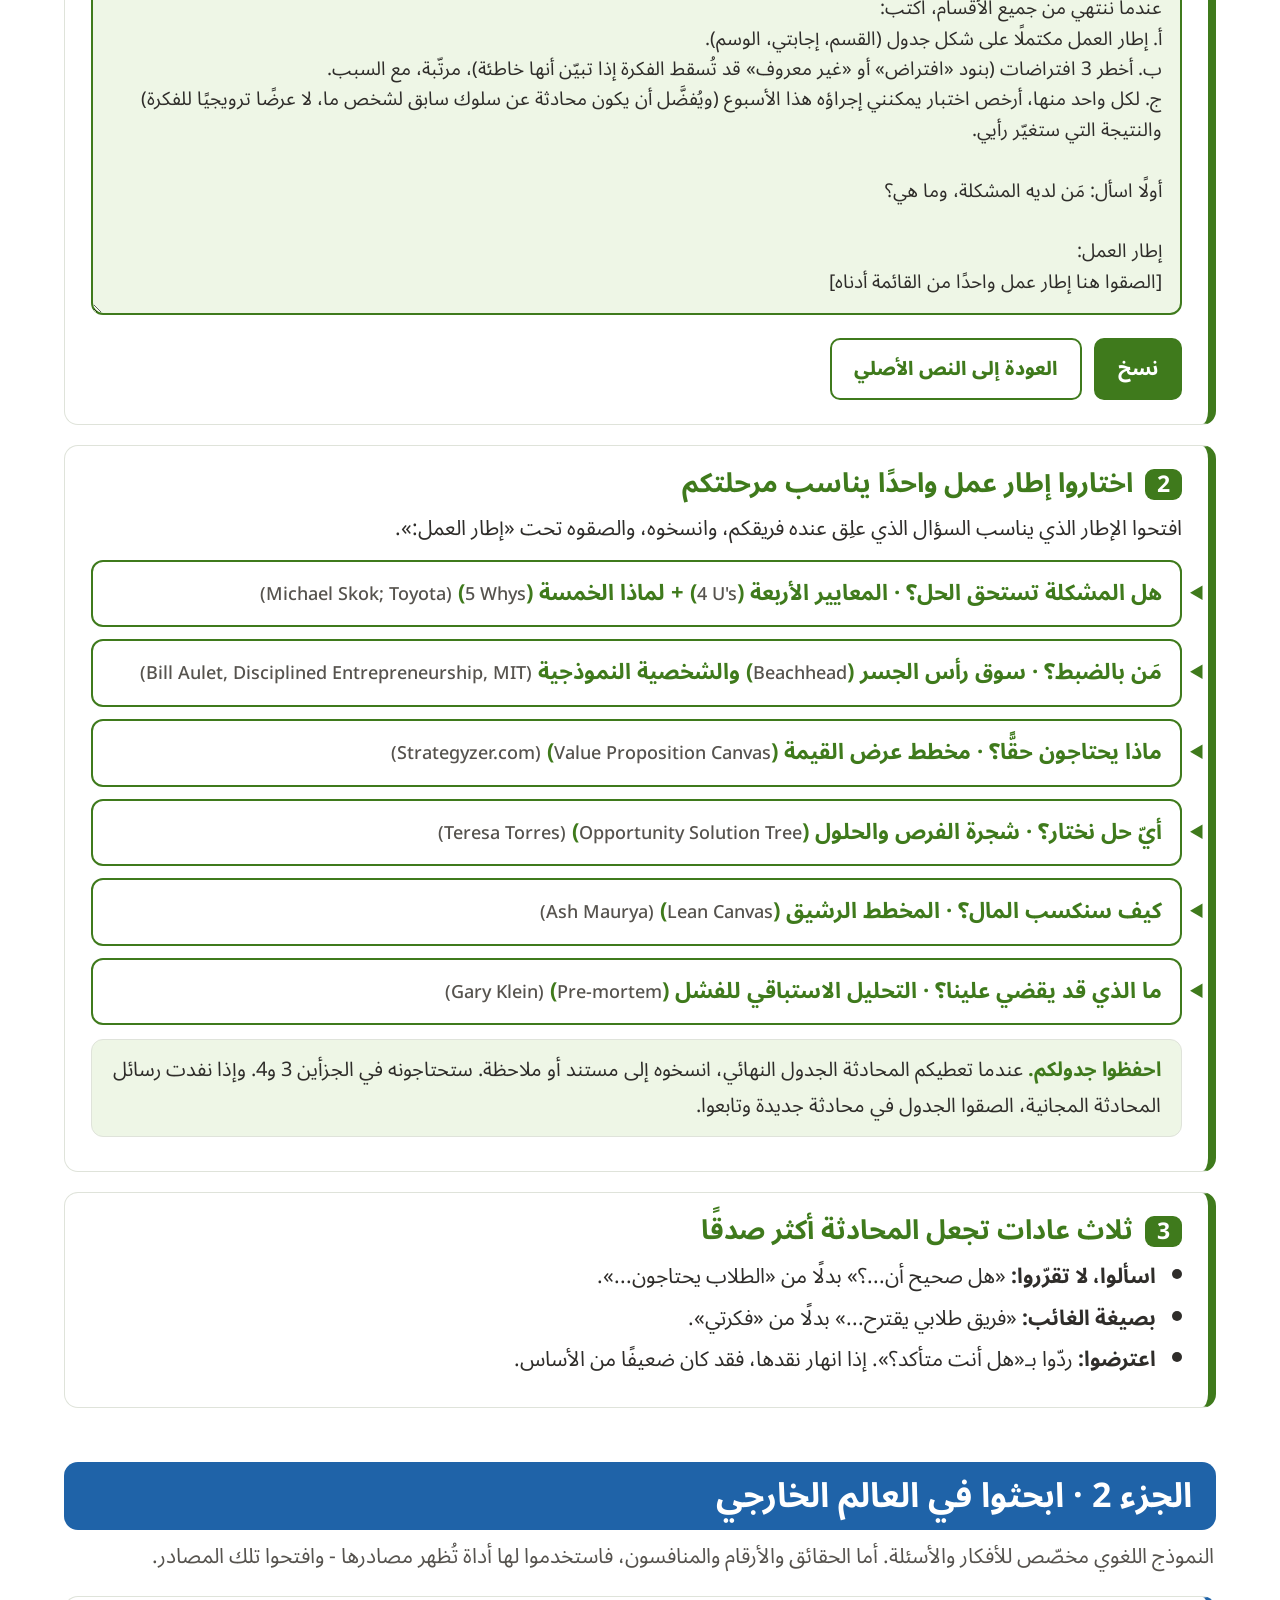
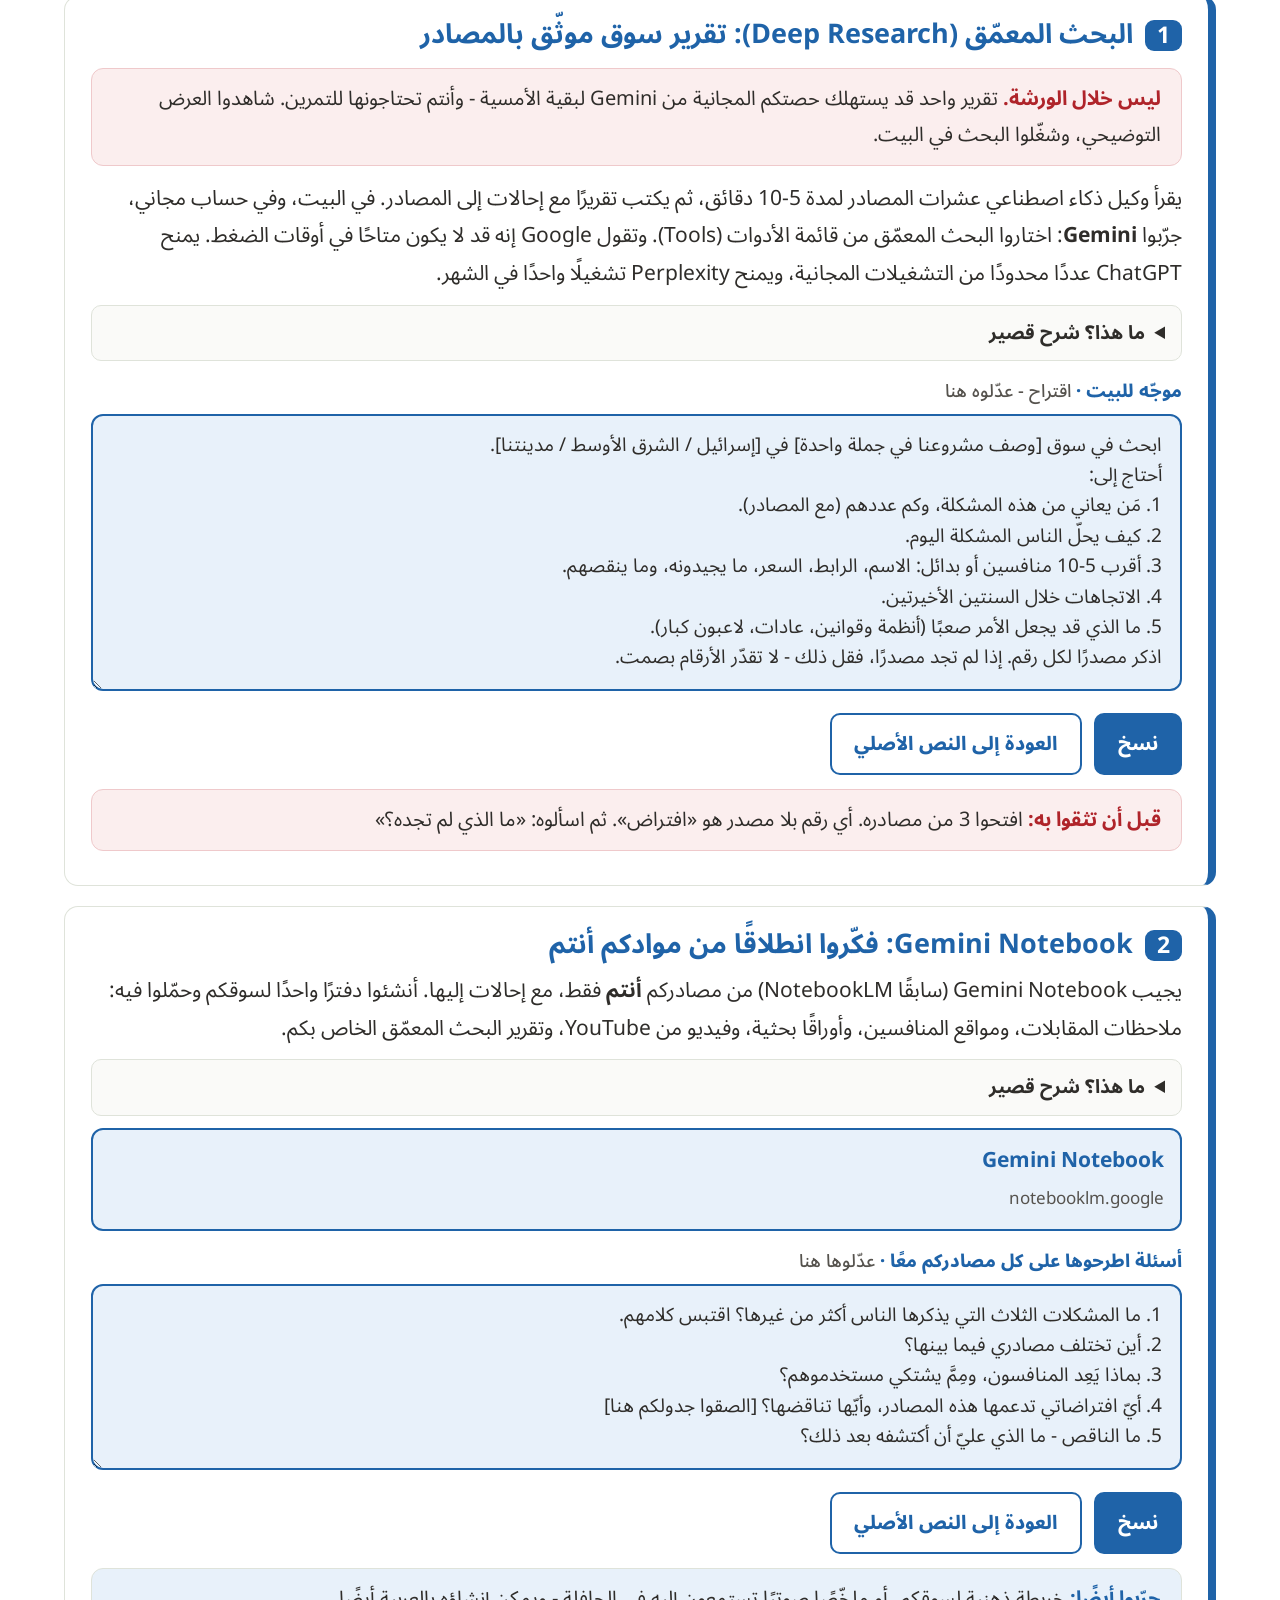
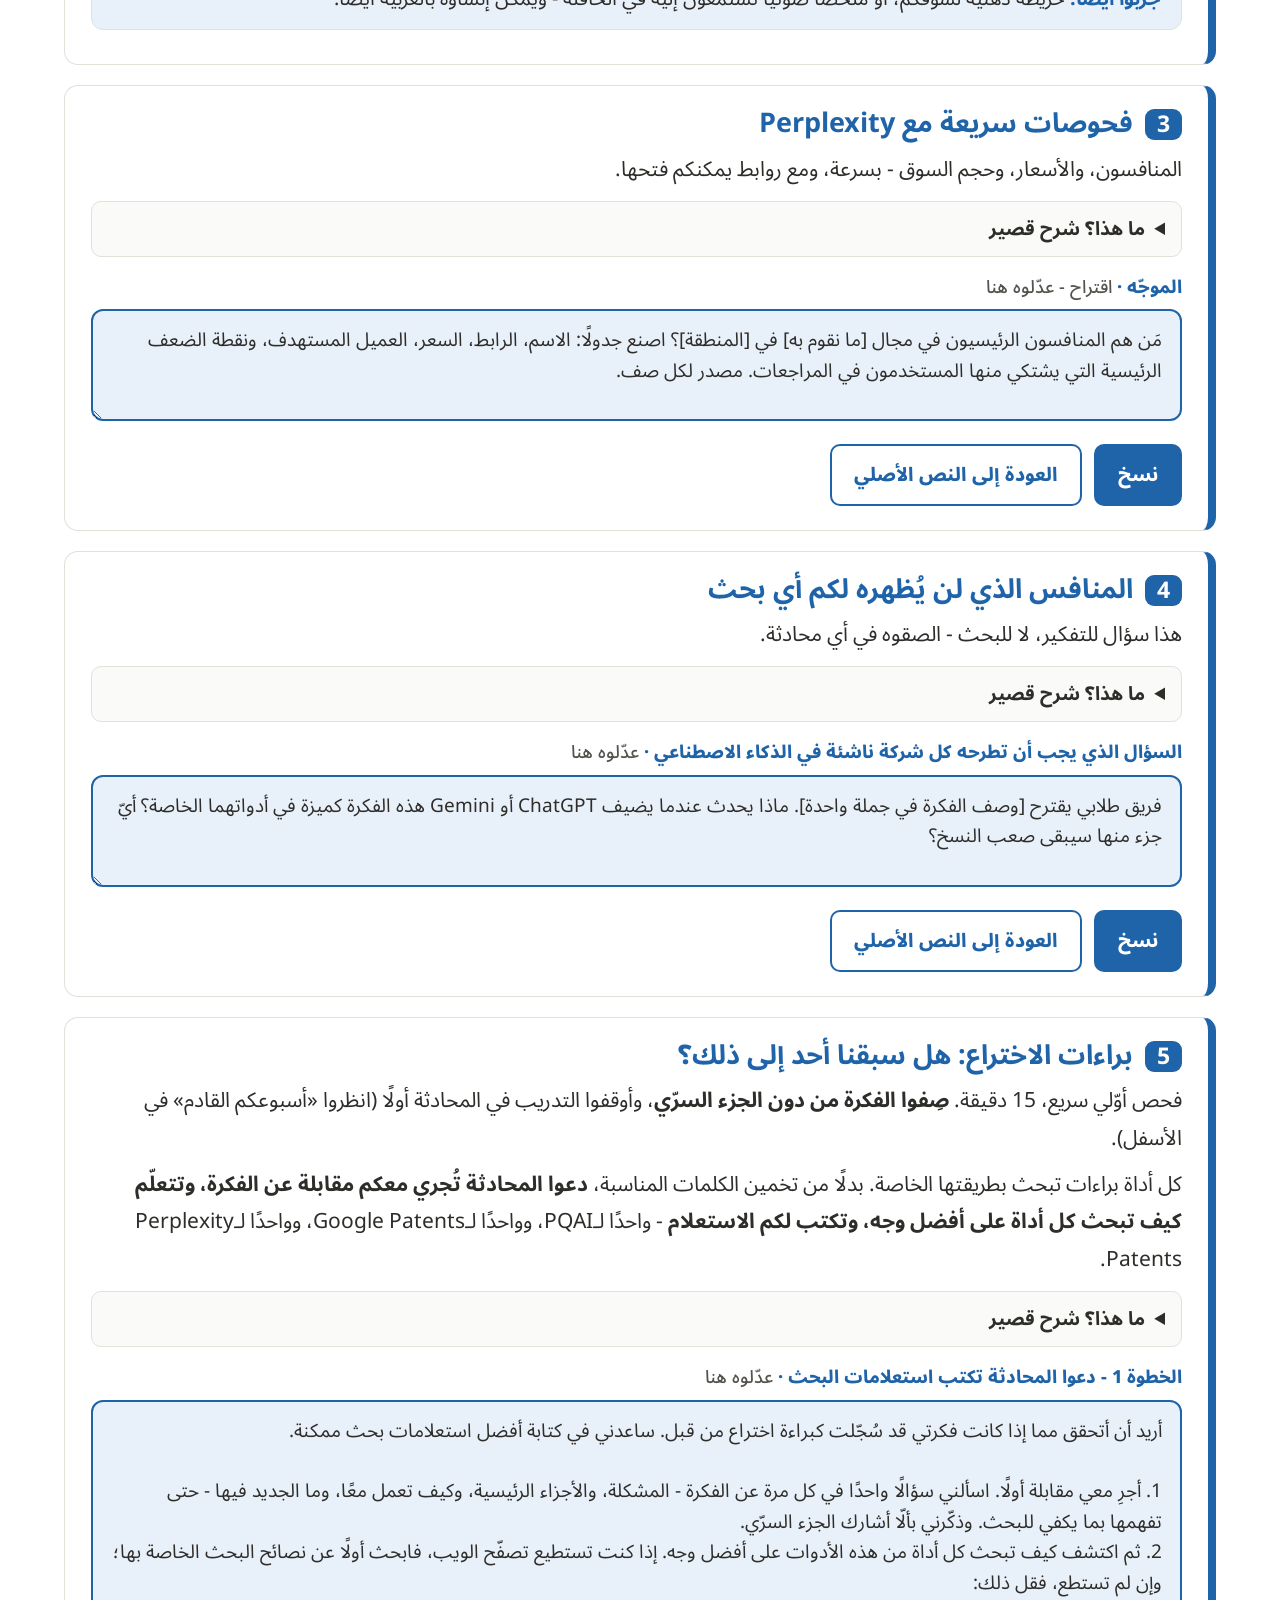
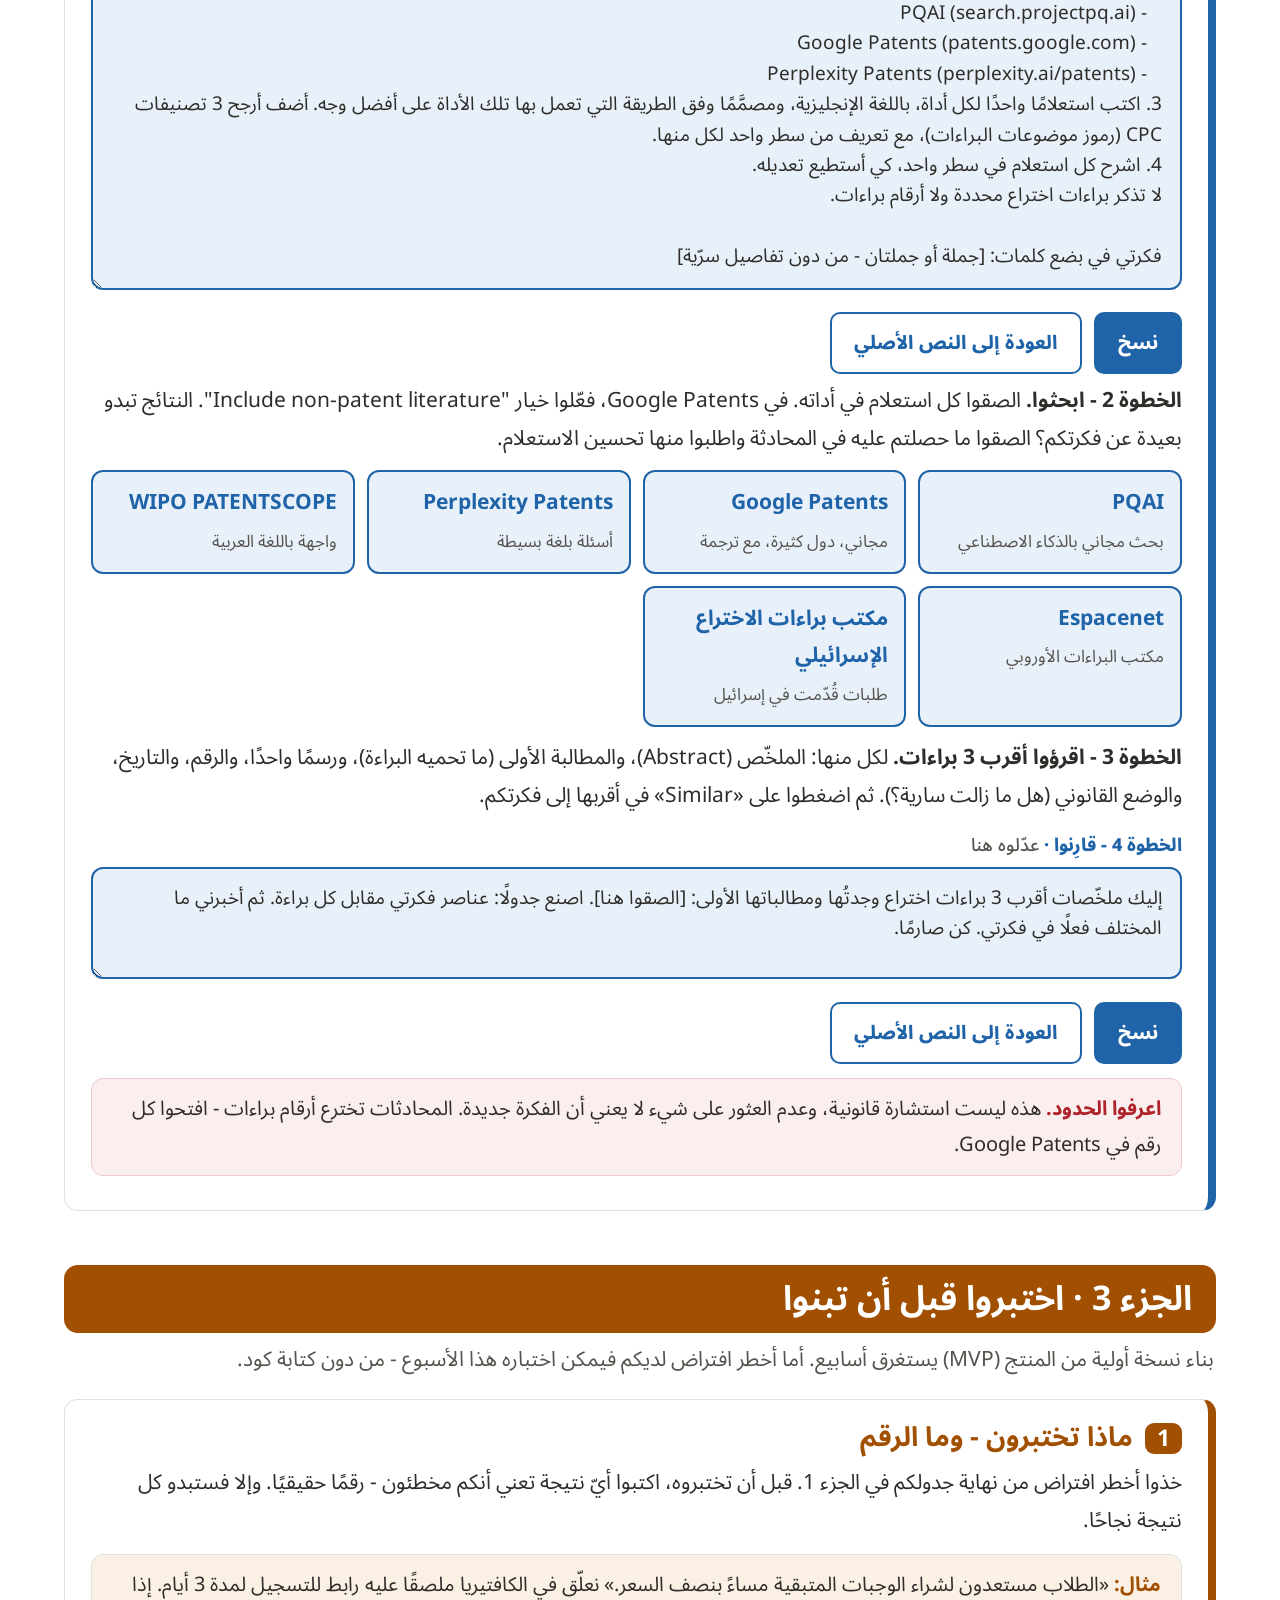
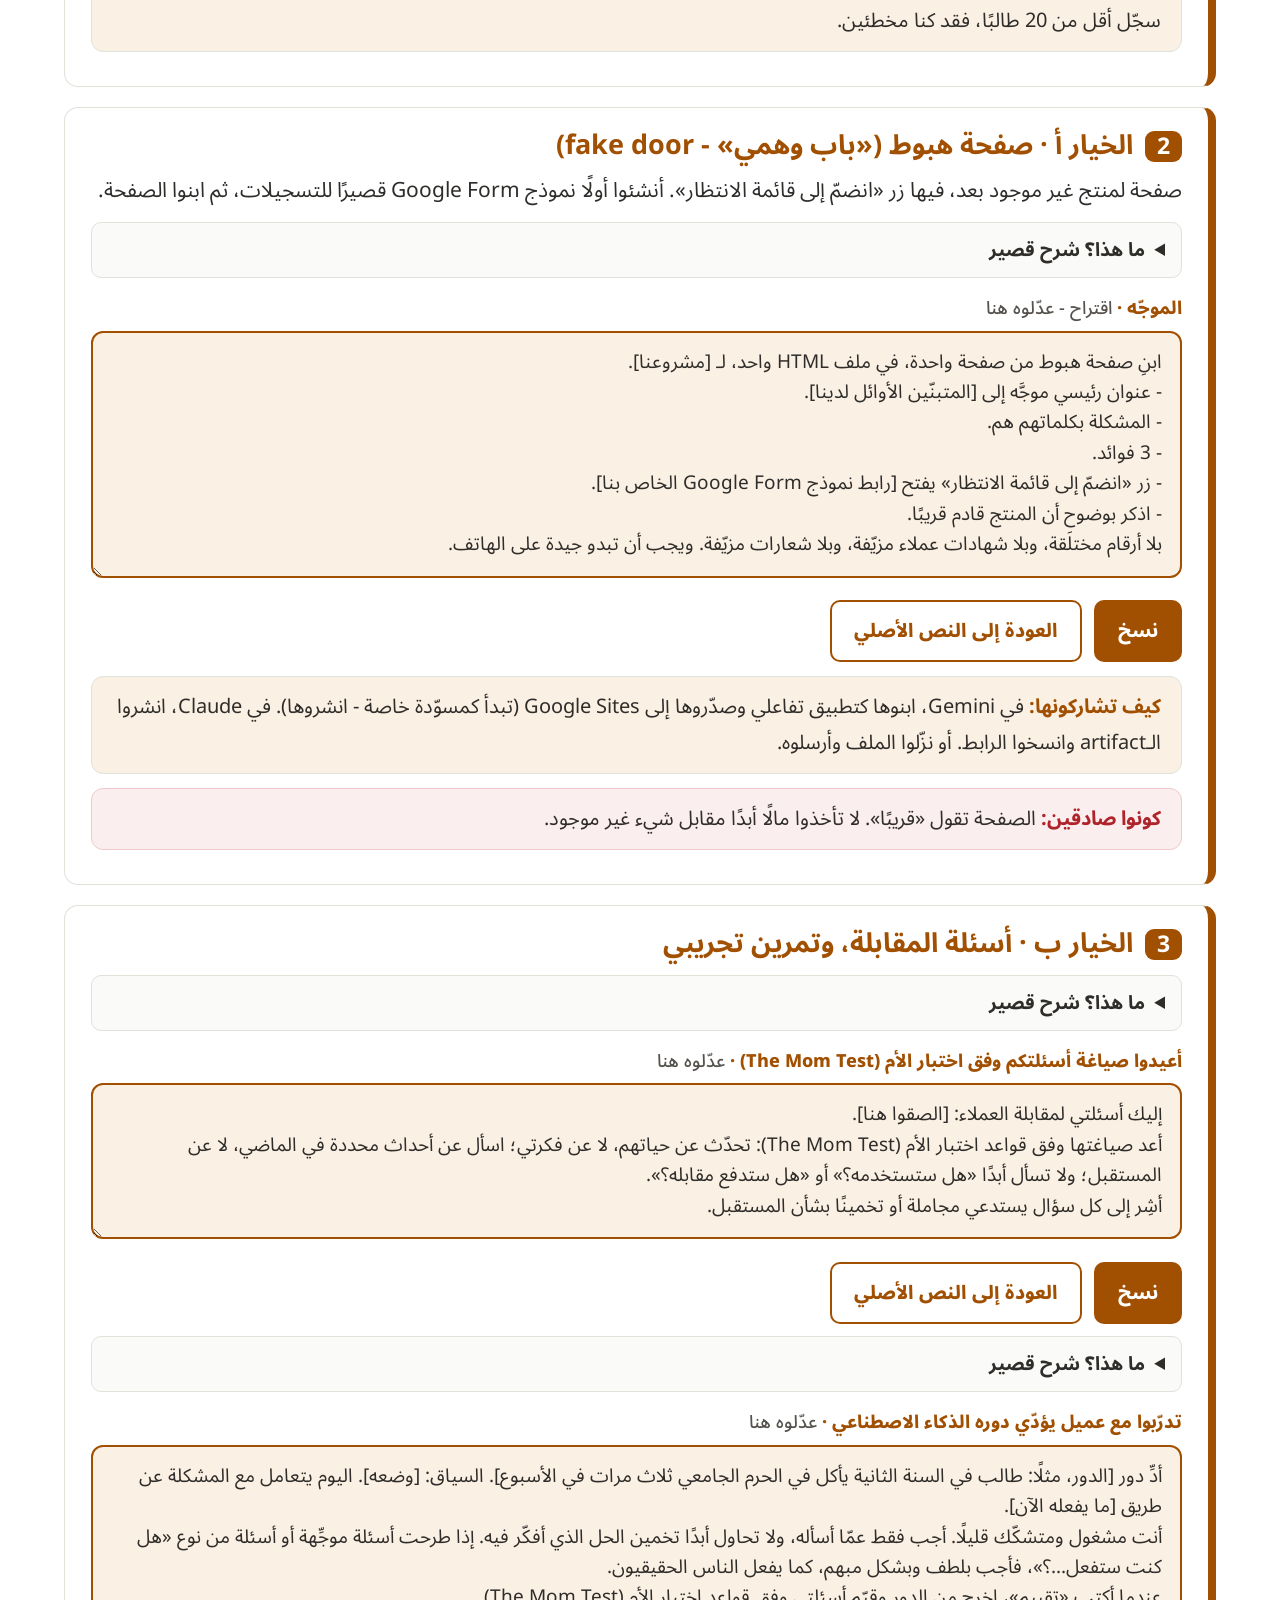
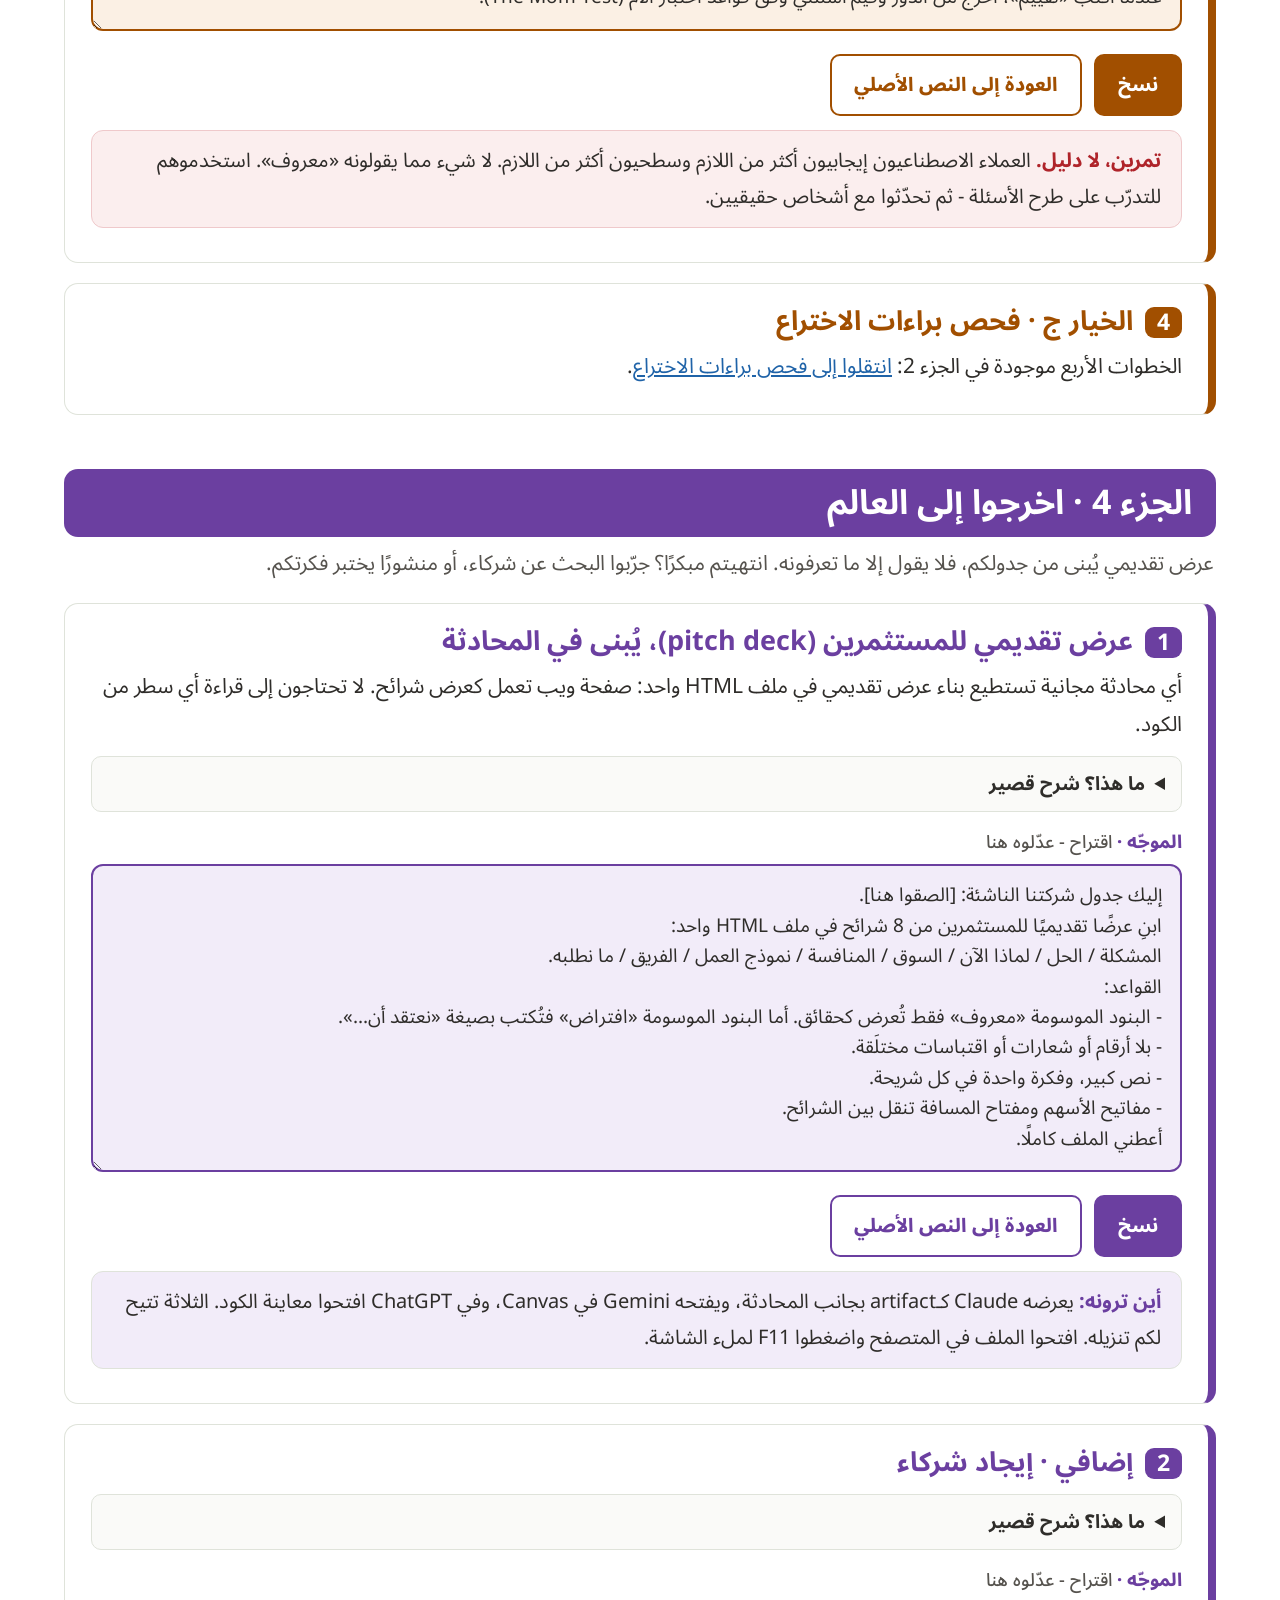
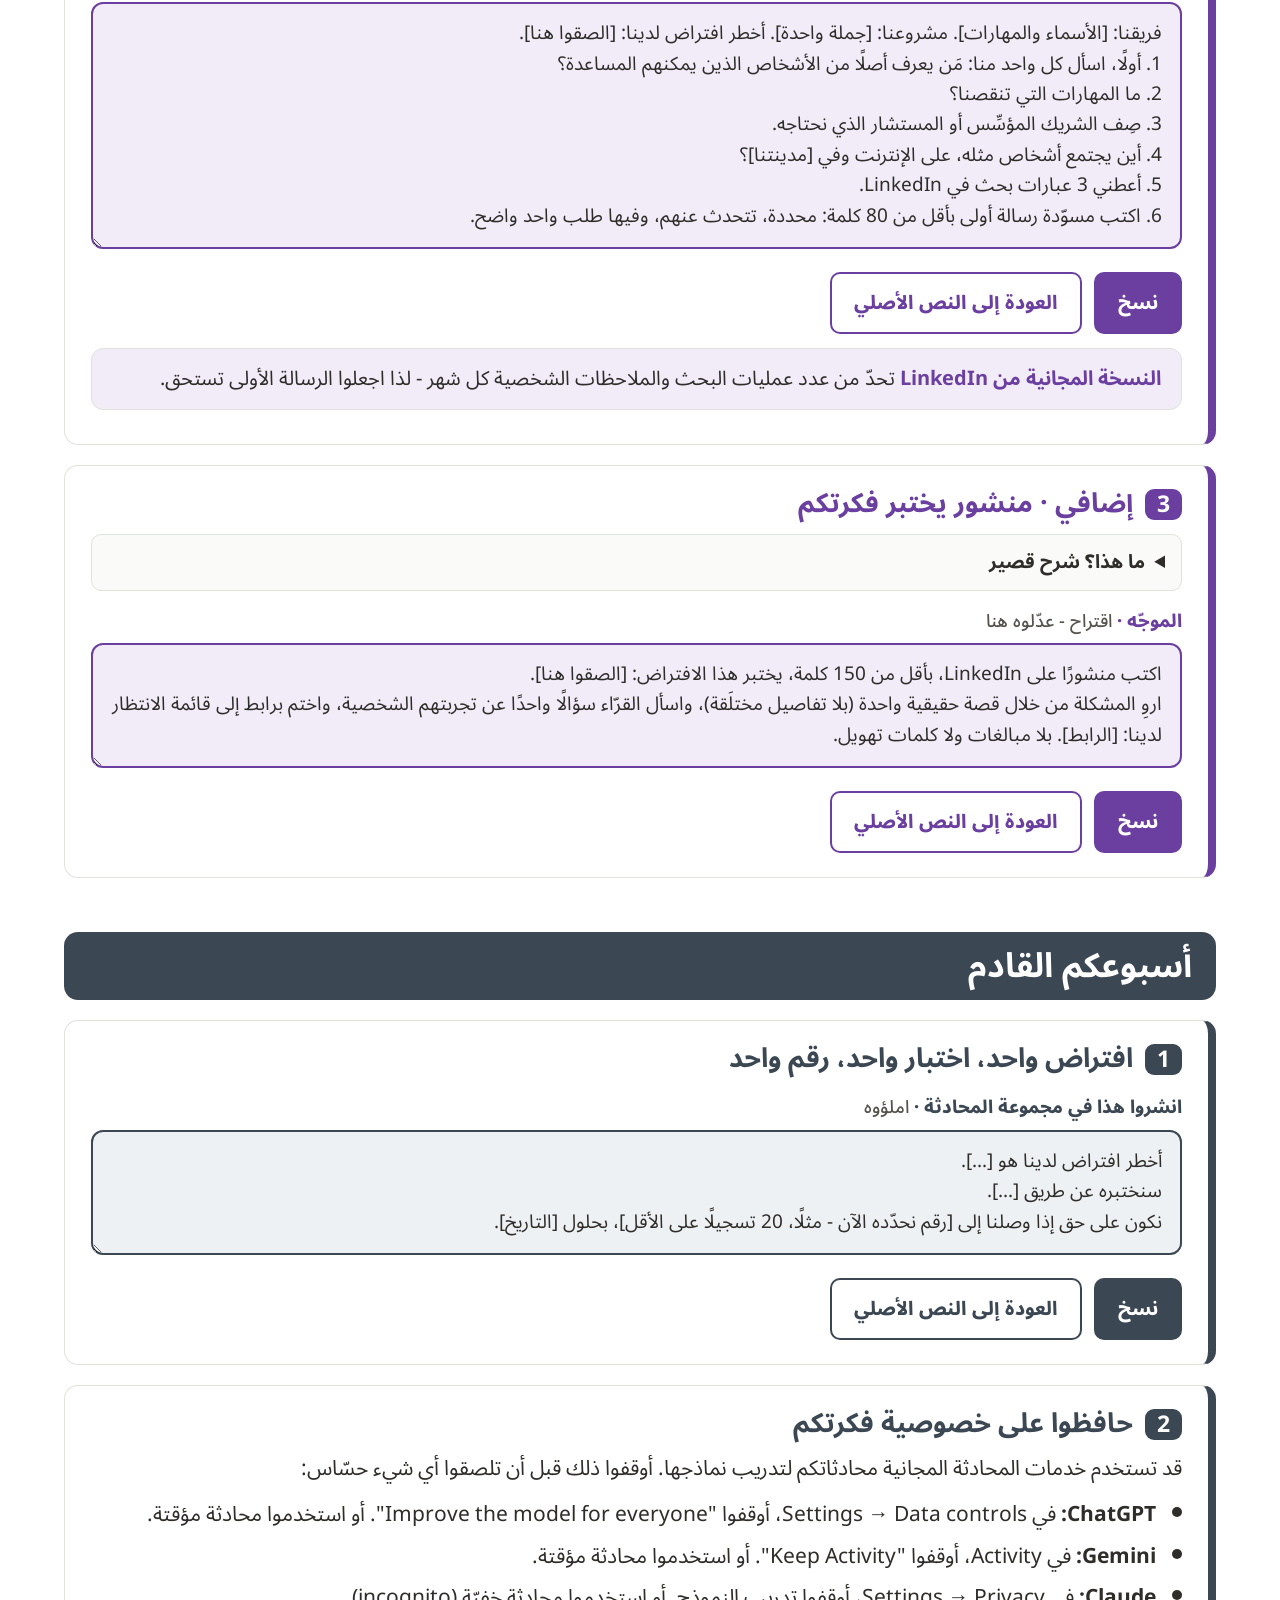
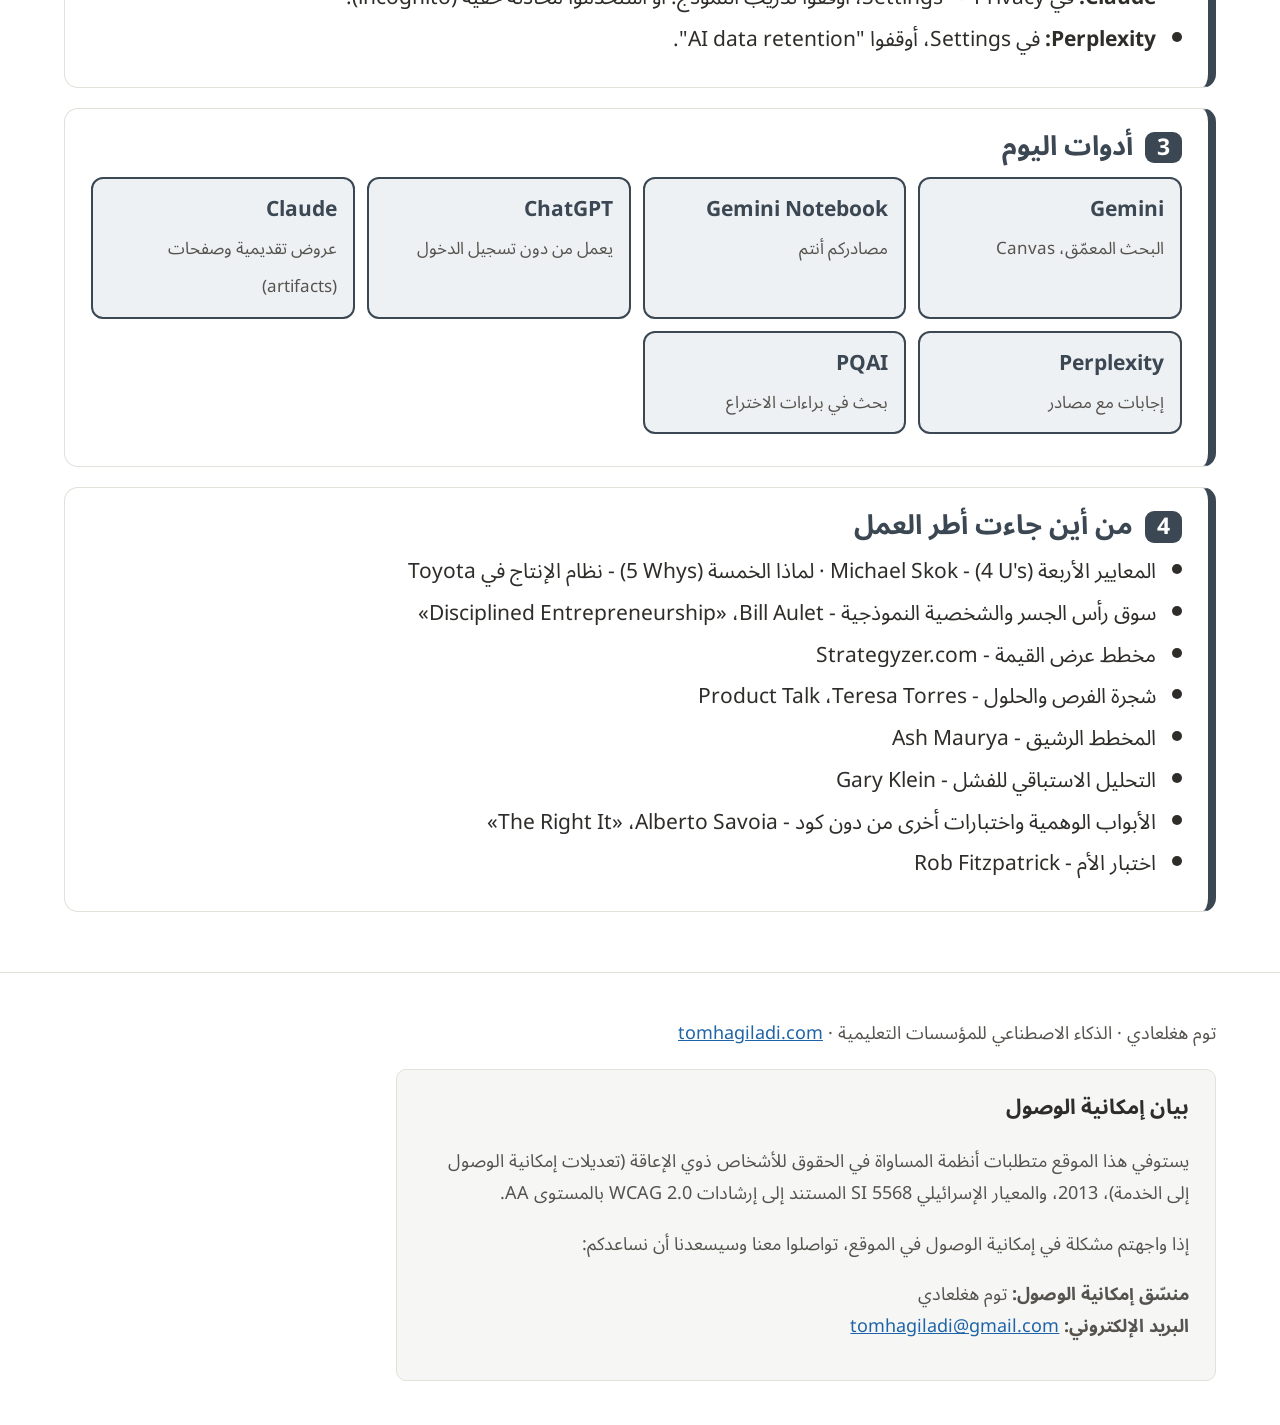
<file: ar.html>
<!DOCTYPE html>
<html lang="ar" dir="rtl">
<head>
<meta charset="utf-8">
<meta name="viewport" content="width=device-width, initial-scale=1">
<title>دليل التمارين - الذكاء الاصطناعي شريككم المؤسِّس</title>
<link rel="preconnect" href="https://fonts.googleapis.com">
<link rel="preconnect" href="https://fonts.gstatic.com" crossorigin>
<link href="https://fonts.googleapis.com/css2?family=Noto+Sans+Arabic:wght@400;500;700;800&display=swap" rel="stylesheet">
<link rel="stylesheet" href="assets/practice.css">
</head>
<body>
<a href="#main-content" class="skip-link">انتقل إلى المحتوى الرئيسي</a>

<nav class="langbar" aria-label="اللغة">
  <a href="index.html" lang="en" hreflang="en">English</a>
  <a href="he.html" lang="he" hreflang="he" dir="rtl">עברית</a>
  <a href="ar.html" lang="ar" hreflang="ar" dir="rtl" aria-current="page">العربية</a>
</nav>

<header class="top">
  <div>
    <h1>دليل التمارين &middot; الذكاء الاصطناعي شريككم المؤسِّس</h1>
    <p>جامعة حيفا &middot; <span lang="en" dir="ltr">Haifa Innovation Labs (HIL)</span> &middot; برنامج بلورة الأفكار مع <span lang="en" dir="ltr">50:50 Startups</span> &middot; 16.11.2026</p>
  </div>
  <img src="assets/logo.png" alt="توم هغلعادي - الشعار">
</header>

<nav class="parts" aria-label="أجزاء التمرين">
  <a class="n1" href="#part1">1. فكّروا</a>
  <a class="n2" href="#part2">2. ابحثوا</a>
  <a class="n3" href="#part3">3. اختبروا</a>
  <a class="n4" href="#part4">4. اعرضوا</a>
  <a class="nf" href="#next">أسبوعكم القادم</a>
</nav>

<main id="main-content">

<div class="intro">
  <h2>كيف تستخدمون هذه الصفحة</h2>
  <ol>
    <li><b>عدّلوا الموجّه هنا، داخل المربع.</b> كل موجّه هو مجرد اقتراح. املؤوا ما بين الأقواس واجعلوه خاصًّا بكم.</li>
    <li><b>اضغطوا على «نسخ».</b> تُنسخ النسخة التي عدّلتموها.</li>
    <li><b>الصقوه في أي محادثة مجانية:</b> <span lang="en" dir="ltr">Gemini</span> أو <span lang="en" dir="ltr">ChatGPT</span> أو <span lang="en" dir="ltr">Claude</span> أو غيرها.</li>
  </ol>
  <p>أجيبوا بالعربية أو العبرية أو الإنجليزية - بما هو أسهل لكم. وأضيفوا «أجب بالعربية» أو «أجب بالإنجليزية» إذا أردتم.</p>
  <p class="rule"><strong class="red">قاعدة واحدة:</strong> لا شيء مما يقوله الذكاء الاصطناعي يُعدّ دليلًا. كل إجابة تحصل على وسم:</p>
  <div class="tags">
    <span class="tag k">معروف</span> دليل من أشخاص حقيقيين: مَن، ومتى، وكم عددهم
  </div>
  <div class="tags">
    <span class="tag a">افتراض</span> اعتقادنا، أو بحث مكتبي، أو أي شيء اقترحه الذكاء الاصطناعي
  </div>
  <div class="tags">
    <span class="tag u">غير معروف</span> لا إجابة بعد - وهذه إجابة جيدة
  </div>
</div>

<!-- ============ PART 1 ============ -->
<section class="part" id="part1" aria-labelledby="h-part1">
  <h2 id="h-part1">الجزء 1 &middot; فكّروا مع الذكاء الاصطناعي: دعوا المحادثة تُجري معكم مقابلة</h2>
  <p class="lead">لصقتان: الموجّه الرئيسي، ثم إطار عمل واحد تحته. شخص واحد يكتب، والفريق يجيب معًا.</p>

  <div class="step">
    <h3><span class="n">1</span>الموجّه الرئيسي</h3>
    <p>يحوّل المحادثة المجانية إلى شريك مؤسِّس متشكّك يسأل سؤالًا واحدًا في كل مرة، ويضع وسمًا لكل إجابة، ولا يملأ شيئًا بدلًا منكم.</p>
    <div class="prompt-box">
      <label for="m1">الموجّه الرئيسي &middot; <span class="sug">اقتراح - عدّلوه هنا</span></label>
      <textarea class="prompt" id="m1">تصرّف كشريكي المؤسِّس المتشكّك. أجرِ معي مقابلة لملء إطار العمل الملصق أدناه. استخرج مني ما أعرفه أصلًا، وفكّر معي في ما لا أعرفه. لا تملأه بدلًا مني أبدًا.

القواعد:
1. تقدّم قسمًا واحدًا في كل مرة. اسأل سؤالًا واحدًا فقط، ثم انتظر إجابتي.
2. صنّف كل إجابة: معروف (دليل يمكنني إظهاره: سلوك سابق لشخص حقيقي، بيانات، دفع)، افتراض (اعتقادي، بلا دليل بعد) أو غير معروف. اذكر السبب في سطر واحد.
3. قبل أن تحكم على أي ادعاء من ادعاءاتي، أعد صياغته كسؤال («هل صحيح أن...؟»).
4. إذا كانت الإجابة غامضة أو تخمينية أو عامة («الناس سيحبّونه»، «الجميع»)، فاعترض: اطلب شخصًا محددًا، أو مثالًا حقيقيًا من الماضي، أو رقمًا. إذا بقيت غامضة بعد محاولتين، فصنّفها «افتراض» وانتقل إلى ما بعدها.
5. احكم على الفكرة كأنها فكرة شخص غريب. بلا مديح. أشِر إلى التناقضات بين الأقسام.
6. ضع على أي فكرة من عندك الوسم «اقتراح من الذكاء الاصطناعي - غير مُتحقَّق منه».
7. اجعل كل ردّ من ردودك أقل من 80 كلمة. قد أجيب بالعربية أو العبرية أو الإنجليزية؛ أجب بالعربية.

عندما ننتهي من جميع الأقسام، اكتب:
أ. إطار العمل مكتملًا على شكل جدول (القسم، إجابتي، الوسم).
ب. أخطر 3 افتراضات (بنود «افتراض» أو «غير معروف» قد تُسقط الفكرة إذا تبيّن أنها خاطئة)، مرتّبة، مع السبب.
ج. لكل واحد منها، أرخص اختبار يمكنني إجراؤه هذا الأسبوع (ويُفضَّل أن يكون محادثة عن سلوك سابق لشخص ما، لا عرضًا ترويجيًا للفكرة) والنتيجة التي ستغيّر رأيي.

أولًا اسأل: مَن لديه المشكلة، وما هي؟

إطار العمل:
[الصقوا هنا إطار عمل واحدًا من القائمة أدناه]</textarea>
    </div>
  </div>

  <div class="step">
    <h3><span class="n">2</span>اختاروا إطار عمل واحدًا يناسب مرحلتكم</h3>
    <p>افتحوا الإطار الذي يناسب السؤال الذي علِق عنده فريقكم، وانسخوه، والصقوه تحت «إطار العمل:».</p>

    <details class="fw">
      <summary>هل المشكلة تستحق الحل؟ &middot; المعايير الأربعة (<span lang="en" dir="ltr">4 U's</span>) + لماذا الخمسة (<span lang="en" dir="ltr">5 Whys</span>) <span lang="en" dir="ltr">(Michael Skok; Toyota)</span></summary>
      <div class="inner"><details class="ex"><summary>ما هذا؟ شرح قصير</summary><div class="exin"><p>فحصان سريعان يبيّنان هل تستحق المشكلة أن تُبنى عليها شركة. تسأل المعايير الأربعة (<span lang="en" dir="ltr">4 U's</span>): هل المشكلة <b>لا تُحتمل</b> (تعطّل شيئًا فعلًا أو تكلّف مالًا)، و<b>لا مفرّ منها</b> (لا يستطيع الناس تجاوزها ببساطة)، و<b>عاجلة</b> (ضمن أولوياتهم الثلاث الأولى الآن)، و<b>لا تحظى بحل كافٍ</b> (ما هو موجود اليوم لا يكفي)؟ كلما انطبق عدد أكبر من المعايير، كانت المشكلة أقوى.</p><p>أما لماذا الخمسة (<span lang="en" dir="ltr">5 Whys</span>، من <span lang="en" dir="ltr">Toyota</span>) فتسأل مرة بعد مرة «لماذا يحدث هذا؟» حتى تصلوا إلى السبب الجذري. مثال: الكافتيريات ترمي الطعام. لماذا؟ لأنها تطبخ لساعة ذروة الغداء. لماذا؟ لأنها لا تعرف كم شخصًا سيأتي. قد تكون هذه الإجابة الأخيرة هي المشكلة الحقيقية.</p><div class="prompt-box"><label for="x1">لم تفهموا؟ اسألوا المحادثة عن الطريقة &middot; <span class="sug">انسخوه</span></label><textarea class="prompt" id="x1">اشرح لي المعايير الأربعة (4 U's) لـ Michael Skok ولماذا الخمسة (5 Whys) بكلمات بسيطة، مع مثال واحد من شركة ناشئة لطلاب. ثم اسألني سؤالًا واحدًا لتتأكد من أنني فهمت.</textarea></div></div></details>
<div class="prompt-box"><label for="f1">إطار العمل</label>
      <textarea class="prompt" id="f1">فحص المشكلة (المعايير الأربعة 4 U's لـ Michael Skok + لماذا الخمسة 5 Whys). الأقسام:
1. المشكلة في جملة واحدة - مَن يعاني منها، ومتى.
2. لا تُحتمل (Unworkable) - ما الذي يتعطّل، أو كم تكلّفهم، عندما تحدث؟
3. لا مفرّ منها (Unavoidable) - هل هي مفروضة عليهم (أنظمة، مرحلة في الحياة، روتين)؟
4. عاجلة (Urgent) - هل هي ضمن أولوياتهم الثلاث الأولى الآن؟
5. لا تحظى بحل كافٍ (Underserved) - ماذا يستخدمون اليوم، ولماذا لا يكفي؟
6. لماذا الخمسة - اسأل «لماذا يحدث هذا؟» مرة بعد مرة حتى نصل إلى السبب الجذري.
7. عبارة المهمة - «عندما [الموقف]، يريدون [الدافع]، كي [النتيجة].»</textarea></div></div>
    </details>

    <details class="fw">
      <summary>مَن بالضبط؟ &middot; سوق رأس الجسر (<span lang="en" dir="ltr">Beachhead</span>) والشخصية النموذجية <span lang="en" dir="ltr">(Bill Aulet, Disciplined Entrepreneurship, MIT)</span></summary>
      <div class="inner"><details class="ex"><summary>ما هذا؟ شرح قصير</summary><div class="exin"><p>لا تبدؤوا بـ«الجميع». <b>سوق رأس الجسر</b> (<span lang="en" dir="ltr">Beachhead</span>) هو مجموعة صغيرة واحدة تفوزون بها أولًا: يستطيعون الدفع، وتستطيعون الوصول إليهم، وحاجتهم شديدة، والفوز بهم يساعدكم على الفوز بالمجموعة التالية.</p><p><b>الشخصية النموذجية</b> (<span lang="en" dir="ltr">persona</span>) هي شخص حقيقي واحد من هذه المجموعة، تعرفونه بالاسم: يومه، وعاداته، وأين يقضي وقته. مثال: لا «الطلاب»، بل «طلاب السنة الأولى في السكن الجامعي الذين يأكلون في الحرم الجامعي أربع مرات في الأسبوع».</p><div class="prompt-box"><label for="x2">لم تفهموا؟ اسألوا المحادثة عن الطريقة &middot; <span class="sug">انسخوه</span></label><textarea class="prompt" id="x2">اشرح لي سوق رأس الجسر (Beachhead) والشخصية النموذجية (persona) عند Bill Aulet (Disciplined Entrepreneurship) بكلمات بسيطة، مع مثال واحد من شركة ناشئة لطلاب. ثم اسألني سؤالًا واحدًا لتتأكد من أنني فهمت.</textarea></div></div></details>
<div class="prompt-box"><label for="f2">إطار العمل</label>
      <textarea class="prompt" id="f2">مَن بالضبط؟ (ريادة الأعمال المنضبطة - Disciplined Entrepreneurship، Bill Aulet). الأقسام:
1. شرائح السوق - اذكر 5-10 مجموعات عملاء محتملة.
2. سوق رأس الجسر (Beachhead) - اختر مجموعة واحدة فقط: لديهم المال، ونستطيع الوصول إليهم، والحاجة قوية، والمنافسون قليلون، والفوز بهم يساعدنا على الفوز بالمجموعة التالية.
3. ملف المستخدم النهائي - مَن هم، وما عاداتهم، وأين يجتمعون.
4. الشخصية النموذجية - شخص حقيقي واحد نعرفه بالاسم وتنطبق عليه الصفات. كيف يبدو يومه العادي؟
5. العملاء العشرة التالون - اذكر 10 أشخاص أو مؤسسات حقيقية تنطبق عليهم الصفات.
6. فحص الحجم - كم يوجد تقريبًا من أمثالهم؟ صنّف كل رقم «افتراض» ما لم يكن له مصدر.</textarea></div></div>
    </details>

    <details class="fw">
      <summary>ماذا يحتاجون حقًّا؟ &middot; مخطط عرض القيمة (<span lang="en" dir="ltr">Value Proposition Canvas</span>) <span lang="en" dir="ltr">(Strategyzer.com)</span></summary>
      <div class="inner"><details class="ex"><summary>ما هذا؟ شرح قصير</summary><div class="exin"><p>جانبان. في جانب، العميل: <b>المهام</b> التي يحاول إنجازها، و<b>آلامه</b>، و<b>المكاسب</b> التي يريدها. وفي الجانب الآخر، عرضكم: أيّ ألم يزيله كل جزء منه، وأيّ مكسب يحققه.</p><p>تتحقق الملاءمة عندما يعالج عرضكم أهم آلامهم - لا الآلام التي تخيّلتموها. ابدؤوا بجانب العميل؛ فمعظم الفرق تبدأ بمنتجها.</p><div class="prompt-box"><label for="x3">لم تفهموا؟ اسألوا المحادثة عن الطريقة &middot; <span class="sug">انسخوه</span></label><textarea class="prompt" id="x3">اشرح لي مخطط عرض القيمة (Value Proposition Canvas، Strategyzer) بكلمات بسيطة، مع مثال واحد من شركة ناشئة لطلاب. ثم اسألني سؤالًا واحدًا لتتأكد من أنني فهمت.</textarea></div></div></details>
<div class="prompt-box"><label for="f3">إطار العمل</label>
      <textarea class="prompt" id="f3">مخطط عرض القيمة (Value Proposition Canvas، Strategyzer.com). الأقسام:
ملف العميل (شريحة واحدة فقط):
1. المهام - ما الذي يحاولون إنجازه (عمليًا، اجتماعيًا، عاطفيًا).
2. الآلام - ما يزعجهم، والمخاطر، والعقبات. رتّب أهم 3.
3. المكاسب - النتائج التي يريدونها. رتّب أهم 3.
خريطة القيمة (فقط بعد ترتيب أهم 3 آلام):
4. المنتجات والخدمات.
5. مخفّفات الألم - أيّ ألم من الآلام الرئيسية يزيله كل منها؟
6. صانعات المكاسب - أيّ مكسب من المكاسب الرئيسية يحققه كل منها؟
7. الملاءمة - أيّ الآلام والمكاسب الرئيسية لم تُعالَج بعد؟</textarea></div></div>
    </details>

    <details class="fw">
      <summary>أيّ حل نختار؟ &middot; شجرة الفرص والحلول (<span lang="en" dir="ltr">Opportunity Solution Tree</span>) <span lang="en" dir="ltr">(Teresa Torres)</span></summary>
      <div class="inner"><details class="ex"><summary>ما هذا؟ شرح قصير</summary><div class="exin"><p>شجرة تنمو إلى الأسفل انطلاقًا من هدفكم. في الأعلى: <b>نتيجة</b> واحدة قابلة للقياس. تحتها: <b>الفرص</b> - احتياجات وآلام حقيقية سمعتموها من العملاء. وتحت كل فرصة: <b>3 حلول مختلفة على الأقل</b>، وتحت كل حل: ما الذي يجب أن يكون صحيحًا كي ينجح.</p><p>إنها تمنعكم من الوقوع في حب أول حل يخطر لكم.</p><div class="prompt-box"><label for="x4">لم تفهموا؟ اسألوا المحادثة عن الطريقة &middot; <span class="sug">انسخوه</span></label><textarea class="prompt" id="x4">اشرح لي شجرة الفرص والحلول (Opportunity Solution Tree، Teresa Torres) بكلمات بسيطة، مع مثال واحد من شركة ناشئة لطلاب. ثم اسألني سؤالًا واحدًا لتتأكد من أنني فهمت.</textarea></div></div></details>
<div class="prompt-box"><label for="f4">إطار العمل</label>
      <textarea class="prompt" id="f4">شجرة الفرص والحلول (Opportunity Solution Tree، Teresa Torres). الأقسام:
1. النتيجة - نتيجة واحدة قابلة للقياس نريدها (مثلًا: «طلاب يطلبون للمرة الثانية»).
2. الفرص - احتياجات العملاء وآلامهم ورغباتهم، مستخلصة من قصص حقيقية. اختبر كل واحدة: هل توجد أكثر من طريقة لحلها؟ إن لم توجد، فهي حلّ متنكّر في شكل فرصة.
3. الفرصة المستهدفة - اختر واحدة.
4. الحلول - 3 حلول مختلفة لها على الأقل، قبل أن نختار.
5. اختبارات الافتراضات - لكل حل: ما الذي يجب أن يكون صحيحًا، وكيف يمكننا اختباره بسرعة؟</textarea></div></div>
    </details>

    <details class="fw">
      <summary>كيف سنكسب المال؟ &middot; المخطط الرشيق (<span lang="en" dir="ltr">Lean Canvas</span>) <span lang="en" dir="ltr">(Ash Maurya)</span></summary>
      <div class="inner"><details class="ex"><summary>ما هذا؟ شرح قصير</summary><div class="exin"><p>صفحة واحدة فيها تسعة مربعات تصف المشروع كله: المشكلة، والعملاء، والقيمة، والحل، والقنوات، والإيرادات، والتكاليف، والأرقام الأساسية، والميزة غير العادلة. املؤوها بالترتيب المذكور - المشكلة والعملاء أولًا.</p><p>معظم المربعات ستكون موسومة «افتراض» في البداية. وهذا هو المقصود: المخطط يُظهر لكم أين توجد الثغرات.</p><div class="prompt-box"><label for="x5">لم تفهموا؟ اسألوا المحادثة عن الطريقة &middot; <span class="sug">انسخوه</span></label><textarea class="prompt" id="x5">اشرح لي المخطط الرشيق (Lean Canvas، Ash Maurya) بكلمات بسيطة، مع مثال واحد من شركة ناشئة لطلاب. ثم اسألني سؤالًا واحدًا لتتأكد من أنني فهمت.</textarea></div></div></details>
<div class="prompt-box"><label for="f5">إطار العمل</label>
      <textarea class="prompt" id="f5">المخطط الرشيق (Lean Canvas، Ash Maurya). املأه بهذا الترتيب:
1. المشكلة - أهم 3 مشكلات + البدائل الموجودة (كيف يحلّونها اليوم).
2. شرائح العملاء - + المتبنّون الأوائل (مَن يشعر بالمشكلة أكثر من غيره).
3. عرض القيمة الفريد - جملة واحدة واضحة + فكرة قصيرة على شكل «X لـ Y».
4. الحل - أبسط إجابة لكل مشكلة من المشكلات الرئيسية.
5. القنوات - كيف نصل إلى العملاء.
6. مصادر الإيرادات - مَن يدفع، وكم، وكم مرة.
7. هيكل التكاليف - التكاليف الرئيسية.
8. المقاييس الأساسية - الأرقام القليلة التي تُظهر أن المشروع ينجح.
9. الميزة غير العادلة - شيء لا يمكن نسخه أو شراؤه بسهولة.</textarea></div></div>
    </details>

    <details class="fw">
      <summary>ما الذي قد يقضي علينا؟ &middot; التحليل الاستباقي للفشل (<span lang="en" dir="ltr">Pre-mortem</span>) <span lang="en" dir="ltr">(Gary Klein)</span></summary>
      <div class="inner"><details class="ex"><summary>ما هذا؟ شرح قصير</summary><div class="exin"><p>تخيّلوا أنه مرّت سنة من اليوم، وأن الشركة الناشئة فشلت. والآن اشرحوا لماذا. عندما تتعاملون مع الفشل كأنه حقيقة، يذكر الناس مخاطر كانوا سيسكتون عنها لولا ذلك.</p><p>اكتبوا أسبابكم أولًا كلٌّ وحده، ثم شاركوها، وبعد ذلك فقط دعوا الذكاء الاصطناعي يضيف ما فاتكم.</p><div class="prompt-box"><label for="x6">لم تفهموا؟ اسألوا المحادثة عن الطريقة &middot; <span class="sug">انسخوه</span></label><textarea class="prompt" id="x6">اشرح لي التحليل الاستباقي للفشل (Pre-mortem، Gary Klein) بكلمات بسيطة، مع مثال واحد من شركة ناشئة لطلاب. ثم اسألني سؤالًا واحدًا لتتأكد من أنني فهمت.</textarea></div></div></details>
<div class="prompt-box"><label for="f6">إطار العمل</label>
      <textarea class="prompt" id="f6">التحليل الاستباقي للفشل (Pre-mortem، Gary Klein). الأقسام:
1. مرّت سنة من اليوم. الشركة الناشئة فشلت.
2. اسألني عن كل سبب لفشلها، سببًا واحدًا في كل مرة. لا تقترح أسبابًا حتى أنتهي من ذكر كل أسبابي.
3. ثم أضف الأسباب التي فاتتني، مع الوسم «اقتراح من الذكاء الاصطناعي».
4. حوّل أهم 3 أسباب إلى افتراضات: «نعتقد أن...».
5. لكل واحد منها، أرخص اختبار يمكننا إجراؤه هذا الأسبوع.</textarea></div></div>
    </details>

    <div class="tip info"><strong>احفظوا جدولكم.</strong> عندما تعطيكم المحادثة الجدول النهائي، انسخوه إلى مستند أو ملاحظة. ستحتاجونه في الجزأين 3 و4. وإذا نفدت رسائل المحادثة المجانية، الصقوا الجدول في محادثة جديدة وتابعوا.</div>
  </div>

  <div class="step">
    <h3><span class="n">3</span>ثلاث عادات تجعل المحادثة أكثر صدقًا</h3>
    <ul class="plain">
      <li><b>اسألوا، لا تقرّروا:</b> «هل صحيح أن...؟» بدلًا من «الطلاب يحتاجون...».</li>
      <li><b>بصيغة الغائب:</b> «فريق طلابي يقترح...» بدلًا من «فكرتي».</li>
      <li><b>اعترضوا:</b> ردّوا بـ«هل أنت متأكد؟». إذا انهار نقدها، فقد كان ضعيفًا من الأساس.</li>
    </ul>
  </div>
</section>

<!-- ============ PART 2 ============ -->
<section class="part p2" id="part2" aria-labelledby="h-part2">
  <h2 id="h-part2">الجزء 2 &middot; ابحثوا في العالم الخارجي</h2>
  <p class="lead">النموذج اللغوي مخصّص للأفكار والأسئلة. أما الحقائق والأرقام والمنافسون، فاستخدموا لها أداة تُظهر مصادرها - وافتحوا تلك المصادر.</p>

  <div class="step">
    <h3><span class="n">1</span>البحث المعمّق (<span lang="en" dir="ltr">Deep Research</span>): تقرير سوق موثّق بالمصادر</h3>
    <div class="tip check"><strong>ليس خلال الورشة.</strong> تقرير واحد قد يستهلك حصتكم المجانية من <span lang="en" dir="ltr">Gemini</span> لبقية الأمسية - وأنتم تحتاجونها للتمرين. شاهدوا العرض التوضيحي، وشغّلوا البحث في البيت.</div>
    <p>يقرأ وكيل ذكاء اصطناعي عشرات المصادر لمدة 5-10 دقائق، ثم يكتب تقريرًا مع إحالات إلى المصادر. في البيت، وفي حساب مجاني، جرّبوا <b lang="en" dir="ltr">Gemini</b>: اختاروا البحث المعمّق من قائمة الأدوات (<span lang="en" dir="ltr">Tools</span>). وتقول <span lang="en" dir="ltr">Google</span> إنه قد لا يكون متاحًا في أوقات الضغط. يمنح <span lang="en" dir="ltr">ChatGPT</span> عددًا محدودًا من التشغيلات المجانية، ويمنح <span lang="en" dir="ltr">Perplexity</span> تشغيلًا واحدًا في الشهر.</p>
<details class="ex"><summary>ما هذا؟ شرح قصير</summary><div class="exin"><p>وكيل ذكاء اصطناعي يُجري عشرات عمليات البحث بنفسه، ويقرأ الصفحات، ويكتب تقريرًا طويلًا مع مصدر لكل ادعاء - خلال 5-10 دقائق. مفيد لرسم خريطة أولى للسوق.</p><p>لكنه ما زال يخطئ، لذا افتحوا المصادر قبل أن تثقوا بأي رقم.</p><div class="prompt-box"><label for="x7">لم تفهموا؟ اسألوا المحادثة عن الطريقة &middot; <span class="sug">انسخوه</span></label><textarea class="prompt" id="x7">اشرح لي البحث المعمّق (Deep Research) بكلمات بسيطة، مع مثال واحد من شركة ناشئة لطلاب. ثم اسألني سؤالًا واحدًا لتتأكد من أنني فهمت.</textarea></div></div></details>
    <div class="prompt-box">
      <label for="r1">موجّه للبيت &middot; <span class="sug">اقتراح - عدّلوه هنا</span></label>
      <textarea class="prompt" id="r1">ابحث في سوق [وصف مشروعنا في جملة واحدة] في [إسرائيل / الشرق الأوسط / مدينتنا].
أحتاج إلى:
1. مَن يعاني من هذه المشكلة، وكم عددهم (مع المصادر).
2. كيف يحلّ الناس المشكلة اليوم.
3. أقرب 5-10 منافسين أو بدائل: الاسم، الرابط، السعر، ما يجيدونه، وما ينقصهم.
4. الاتجاهات خلال السنتين الأخيرتين.
5. ما الذي قد يجعل الأمر صعبًا (أنظمة وقوانين، عادات، لاعبون كبار).
اذكر مصدرًا لكل رقم. إذا لم تجد مصدرًا، فقل ذلك - لا تقدّر الأرقام بصمت.</textarea>
    </div>
    <div class="tip check"><strong>قبل أن تثقوا به:</strong> افتحوا 3 من مصادره. أي رقم بلا مصدر هو «افتراض». ثم اسألوه: «ما الذي لم تجده؟»</div>
  </div>

  <div class="step">
    <h3><span class="n">2</span><span lang="en" dir="ltr">Gemini Notebook</span>: فكّروا انطلاقًا من موادكم أنتم</h3>
    <p>يجيب <span lang="en" dir="ltr">Gemini Notebook</span> (سابقًا <span lang="en" dir="ltr">NotebookLM</span>) من مصادركم <b>أنتم</b> فقط، مع إحالات إليها. أنشئوا دفترًا واحدًا لسوقكم وحمّلوا فيه: ملاحظات المقابلات، ومواقع المنافسين، وأوراقًا بحثية، وفيديو من <span lang="en" dir="ltr">YouTube</span>، وتقرير البحث المعمّق الخاص بكم.</p>
<details class="ex"><summary>ما هذا؟ شرح قصير</summary><div class="exin"><p>تحمّلون موادكم أنتم - ملاحظات المقابلات، ومواقع، وأوراقًا بحثية، وفيديوهات - فيجيب منها فقط، مع إحالة إلى الموضع الدقيق. مفيد لاكتشاف أنماط تتكرر في مقابلات كثيرة، ولمقارنة المنافسين بكلماتهم هم.</p><p>إنه ليس محرّك بحث: لا يعرف إلا ما تعطونه إياه.</p><div class="prompt-box"><label for="x8">لم تفهموا؟ اسألوا المحادثة عن الطريقة &middot; <span class="sug">انسخوه</span></label><textarea class="prompt" id="x8">اشرح لي Gemini Notebook (سابقًا NotebookLM) بكلمات بسيطة، مع مثال واحد من شركة ناشئة لطلاب. ثم اسألني سؤالًا واحدًا لتتأكد من أنني فهمت.</textarea></div></div></details>
    <div class="links"><a href="https://notebooklm.google/" target="_blank" rel="noopener"><b lang="en">Gemini Notebook</b><span lang="en">notebooklm.google</span></a></div>
    <div class="prompt-box">
      <label for="r2">أسئلة اطرحوها على كل مصادركم معًا &middot; <span class="sug">عدّلوها هنا</span></label>
      <textarea class="prompt" id="r2">1. ما المشكلات الثلاث التي يذكرها الناس أكثر من غيرها؟ اقتبس كلامهم.
2. أين تختلف مصادري فيما بينها؟
3. بماذا يَعِد المنافسون، ومِمَّ يشتكي مستخدموهم؟
4. أيّ افتراضاتي تدعمها هذه المصادر، وأيّها تناقضها؟ [الصقوا جدولكم هنا]
5. ما الناقص - ما الذي عليّ أن أكتشفه بعد ذلك؟</textarea>
    </div>
    <div class="tip info"><strong>جرّبوا أيضًا:</strong> خريطة ذهنية لسوقكم، أو ملخّصًا صوتيًا تستمعون إليه في الحافلة - ويمكن إنشاؤه بالعربية أيضًا.</div>
  </div>

  <div class="step">
    <h3><span class="n">3</span>فحوصات سريعة مع <span lang="en" dir="ltr">Perplexity</span></h3>
    <p>المنافسون، والأسعار، وحجم السوق - بسرعة، ومع روابط يمكنكم فتحها.</p>
<details class="ex"><summary>ما هذا؟ شرح قصير</summary><div class="exin"><p>محرّك بحث يجيب بجمل كاملة ويُظهر الروابط التي استخدمها. مفيد للحقائق السريعة: مَن هم المنافسون، وكم يتقاضون، وما حجم السوق.</p><p>افتحوا الروابط - فقد يكون الملخّص خاطئًا حتى عندما يكون الرابط صحيحًا.</p><div class="prompt-box"><label for="x9">لم تفهموا؟ اسألوا المحادثة عن الطريقة &middot; <span class="sug">انسخوه</span></label><textarea class="prompt" id="x9">اشرح لي Perplexity بكلمات بسيطة، مع مثال واحد من شركة ناشئة لطلاب. ثم اسألني سؤالًا واحدًا لتتأكد من أنني فهمت.</textarea></div></div></details>
    <div class="prompt-box">
      <label for="r3">الموجّه &middot; <span class="sug">اقتراح - عدّلوه هنا</span></label>
      <textarea class="prompt" id="r3">مَن هم المنافسون الرئيسيون في مجال [ما نقوم به] في [المنطقة]؟ اصنع جدولًا: الاسم، الرابط، السعر، العميل المستهدف، ونقطة الضعف الرئيسية التي يشتكي منها المستخدمون في المراجعات. مصدر لكل صف.</textarea>
    </div>
  </div>

  <div class="step">
    <h3><span class="n">4</span>المنافس الذي لن يُظهره لكم أي بحث</h3>
    <p>هذا سؤال للتفكير، لا للبحث - الصقوه في أي محادثة.</p>
<details class="ex"><summary>ما هذا؟ شرح قصير</summary><div class="exin"><p>كثير من الشركات الناشئة في الذكاء الاصطناعي ليست أكثر من ميزة واحدة تستطيع شركة كبيرة أن تضيفها خلال أسبوع. إذا كانت فكرتكم كذلك، فليس لديكم مشروع تجاري.</p><p>اطرحوا هذا السؤال مبكرًا، كي تعرفوا ما الذي سيبقى صعب النسخ: بياناتكم، وعلاقاتكم مع العملاء، ووصولكم إلى مكان أو مجتمع معيّن.</p><div class="prompt-box"><label for="x10">لم تفهموا؟ اسألوا المحادثة عن الطريقة &middot; <span class="sug">انسخوه</span></label><textarea class="prompt" id="x10">اشرح لي بكلمات بسيطة لماذا تقلق الشركات الناشئة في الذكاء الاصطناعي من أن تضيف المنصات الكبيرة فكرتها كميزة، مع مثال واحد من شركة ناشئة لطلاب. ثم اسألني سؤالًا واحدًا لتتأكد من أنني فهمت.</textarea></div></div></details>
    <div class="prompt-box">
      <label for="r4">السؤال الذي يجب أن تطرحه كل شركة ناشئة في الذكاء الاصطناعي &middot; <span class="sug">عدّلوه هنا</span></label>
      <textarea class="prompt" id="r4">فريق طلابي يقترح [وصف الفكرة في جملة واحدة]. ماذا يحدث عندما يضيف ChatGPT أو Gemini هذه الفكرة كميزة في أدواتهما الخاصة؟ أيّ جزء منها سيبقى صعب النسخ؟</textarea>
    </div>
  </div>

  <div class="step" id="patents">
    <h3><span class="n">5</span>براءات الاختراع: هل سبقنا أحد إلى ذلك؟</h3>
    <p>فحص أوّلي سريع، 15 دقيقة. <b>صِفوا الفكرة من دون الجزء السرّي</b>، وأوقفوا التدريب في المحادثة أولًا (انظروا «أسبوعكم القادم» في الأسفل).</p>
    <p>كل أداة براءات تبحث بطريقتها الخاصة. بدلًا من تخمين الكلمات المناسبة، <b>دعوا المحادثة تُجري معكم مقابلة عن الفكرة، وتتعلّم كيف تبحث كل أداة على أفضل وجه، وتكتب لكم الاستعلام</b> - واحدًا لـ<span lang="en" dir="ltr">PQAI</span>، وواحدًا لـ<span lang="en" dir="ltr">Google Patents</span>، وواحدًا لـ<span lang="en" dir="ltr">Perplexity Patents</span>.</p>
<details class="ex"><summary>ما هذا؟ شرح قصير</summary><div class="exin"><p>براءة الاختراع وثيقة عامة: يستطيع أي شخص قراءة أي براءة مجانًا. والبحث قبل أن تبنوا يُظهر هل سبقكم أحد إلى حماية الفكرة - وكيف حلّ آخرون المشكلة نفسها.</p><p>تُكتب البراءات بلغة جافة خاصة بها، لذلك قد تختبئ الفكرة نفسها وراء كلمات أخرى. ولهذا يفيد أن تدعوا المحادثة تكتب الاستعلامات.</p><p>مصطلحان ستصادفونهما: <b>المطالبة الأولى</b> (<span lang="en" dir="ltr">claim 1</span>) - الجملة التي تحدد ما تحميه البراءة فعلًا؛ و<b lang="en" dir="ltr">CPC</b> - رمز الموضوع الذي تمنحه مكاتب البراءات لكل براءة (مثلًا، <span lang="en" dir="ltr">A23L</span> هو الأغذية). البحث بالرمز يجد براءات تستخدم كلمات أخرى.</p><div class="prompt-box"><label for="x11">لم تفهموا؟ اسألوا المحادثة عن الطريقة &middot; <span class="sug">انسخوه</span></label><textarea class="prompt" id="x11">اشرح لي بكلمات بسيطة كيف يعمل البحث في براءات الاختراع، ولماذا من المفيد فحصها قبل البدء في البناء، مع مثال واحد من شركة ناشئة لطلاب. ثم اسألني سؤالًا واحدًا لتتأكد من أنني فهمت.</textarea></div></div></details>
    <div class="prompt-box">
      <label for="r5">الخطوة 1 - دعوا المحادثة تكتب استعلامات البحث &middot; <span class="sug">عدّلوه هنا</span></label>
      <textarea class="prompt" id="r5">أريد أن أتحقق مما إذا كانت فكرتي قد سُجّلت كبراءة اختراع من قبل. ساعدني في كتابة أفضل استعلامات بحث ممكنة.

1. أجرِ معي مقابلة أولًا. اسألني سؤالًا واحدًا في كل مرة عن الفكرة - المشكلة، والأجزاء الرئيسية، وكيف تعمل معًا، وما الجديد فيها - حتى تفهمها بما يكفي للبحث. وذكّرني بألّا أشارك الجزء السرّي.
2. ثم اكتشف كيف تبحث كل أداة من هذه الأدوات على أفضل وجه. إذا كنت تستطيع تصفّح الويب، فابحث أولًا عن نصائح البحث الخاصة بها؛ وإن لم تستطع، فقل ذلك:
   - PQAI (search.projectpq.ai)
   - Google Patents (patents.google.com)
   - Perplexity Patents (perplexity.ai/patents)
3. اكتب استعلامًا واحدًا لكل أداة، باللغة الإنجليزية، ومصمَّمًا وفق الطريقة التي تعمل بها تلك الأداة على أفضل وجه. أضف أرجح 3 تصنيفات CPC (رموز موضوعات البراءات)، مع تعريف من سطر واحد لكل منها.
4. اشرح كل استعلام في سطر واحد، كي أستطيع تعديله.
لا تذكر براءات اختراع محددة ولا أرقام براءات.

فكرتي في بضع كلمات: [جملة أو جملتان - من دون تفاصيل سرّية]</textarea>
    </div>
    <p><b>الخطوة 2 - ابحثوا.</b> الصقوا كل استعلام في أداته. في <span lang="en" dir="ltr">Google Patents</span>، فعّلوا خيار <span lang="en" dir="ltr">"Include non-patent literature"</span>. النتائج تبدو بعيدة عن فكرتكم؟ الصقوا ما حصلتم عليه في المحادثة واطلبوا منها تحسين الاستعلام.</p>
    <div class="links">
      <a href="https://search.projectpq.ai/" target="_blank" rel="noopener"><b lang="en">PQAI</b><span>بحث مجاني بالذكاء الاصطناعي</span></a>
      <a href="https://patents.google.com/" target="_blank" rel="noopener"><b lang="en">Google Patents</b><span>مجاني، دول كثيرة، مع ترجمة</span></a>
      <a href="https://www.perplexity.ai/patents" target="_blank" rel="noopener"><b lang="en">Perplexity Patents</b><span>أسئلة بلغة بسيطة</span></a>
      <a href="https://patentscope.wipo.int/" target="_blank" rel="noopener"><b lang="en">WIPO PATENTSCOPE</b><span>واجهة باللغة العربية</span></a>
      <a href="https://worldwide.espacenet.com/" target="_blank" rel="noopener"><b lang="en">Espacenet</b><span>مكتب البراءات الأوروبي</span></a>
      <a href="https://israelpatents.justice.gov.il/search/en/home" target="_blank" rel="noopener"><b>مكتب براءات الاختراع الإسرائيلي</b><span>طلبات قُدّمت في إسرائيل</span></a>
    </div>
    <p><b>الخطوة 3 - اقرؤوا أقرب 3 براءات.</b> لكل منها: الملخّص (<span lang="en" dir="ltr">Abstract</span>)، والمطالبة الأولى (ما تحميه البراءة)، ورسمًا واحدًا، والرقم، والتاريخ، والوضع القانوني (هل ما زالت سارية؟). ثم اضغطوا على «<span lang="en" dir="ltr">Similar</span>» في أقربها إلى فكرتكم.</p>
    <div class="prompt-box">
      <label for="r6">الخطوة 4 - قارِنوا &middot; <span class="sug">عدّلوه هنا</span></label>
      <textarea class="prompt" id="r6">إليك ملخّصات أقرب 3 براءات اختراع وجدتُها ومطالباتها الأولى: [الصقوا هنا]. اصنع جدولًا: عناصر فكرتي مقابل كل براءة. ثم أخبرني ما المختلف فعلًا في فكرتي. كن صارمًا.</textarea>
    </div>
    <div class="tip check"><strong>اعرفوا الحدود.</strong> هذه ليست استشارة قانونية، وعدم العثور على شيء لا يعني أن الفكرة جديدة. المحادثات تخترع أرقام براءات - افتحوا كل رقم في <span lang="en" dir="ltr">Google Patents</span>.</div>
  </div>
</section>

<!-- ============ PART 3 ============ -->
<section class="part p3" id="part3" aria-labelledby="h-part3">
  <h2 id="h-part3">الجزء 3 &middot; اختبروا قبل أن تبنوا</h2>
  <p class="lead">بناء نسخة أولية من المنتج (<span lang="en" dir="ltr">MVP</span>) يستغرق أسابيع. أما أخطر افتراض لديكم فيمكن اختباره هذا الأسبوع - من دون كتابة كود.</p>

  <div class="step">
    <h3><span class="n">1</span>ماذا تختبرون - وما الرقم</h3>
    <p>خذوا أخطر افتراض من نهاية جدولكم في الجزء 1. قبل أن تختبروه، اكتبوا أيّ نتيجة تعني أنكم مخطئون - رقمًا حقيقيًا. وإلا فستبدو كل نتيجة نجاحًا.</p>
    <div class="tip info"><strong>مثال:</strong> «الطلاب مستعدون لشراء الوجبات المتبقية مساءً بنصف السعر.» نعلّق في الكافتيريا ملصقًا عليه رابط للتسجيل لمدة 3 أيام. إذا سجّل أقل من 20 طالبًا، فقد كنا مخطئين.</div>
  </div>

  <div class="step">
    <h3><span class="n">2</span>الخيار أ &middot; صفحة هبوط («باب وهمي» - <span lang="en" dir="ltr">fake door</span>)</h3>
    <p>صفحة لمنتج غير موجود بعد، فيها زر «انضمّ إلى قائمة الانتظار». أنشئوا أولًا نموذج <span lang="en" dir="ltr">Google Form</span> قصيرًا للتسجيلات، ثم ابنوا الصفحة.</p>
<details class="ex"><summary>ما هذا؟ شرح قصير</summary><div class="exin"><p>تبنون صفحة لمنتج غير موجود بعد، فيها زر واحد: «انضمّ إلى قائمة الانتظار». إذا ضغط الناس وتركوا بريدهم الإلكتروني، فهم يريدونه بما يكفي ليتصرّفوا - وهذا أقوى من أن يقول لكم أحد «فكرة لطيفة».</p><p>ويبقى الاختبار صادقًا ما دامت الصفحة تقول «قريبًا» ولا تأخذون مالًا أبدًا.</p><div class="prompt-box"><label for="x12">لم تفهموا؟ اسألوا المحادثة عن الطريقة &middot; <span class="sug">انسخوه</span></label><textarea class="prompt" id="x12">اشرح لي اختبار الباب الوهمي (fake door) عند Alberto Savoia بكلمات بسيطة، مع مثال واحد من شركة ناشئة لطلاب. ثم اسألني سؤالًا واحدًا لتتأكد من أنني فهمت.</textarea></div></div></details>
    <div class="prompt-box">
      <label for="t3">الموجّه &middot; <span class="sug">اقتراح - عدّلوه هنا</span></label>
      <textarea class="prompt" id="t3">ابنِ صفحة هبوط من صفحة واحدة، في ملف HTML واحد، لـ [مشروعنا].
- عنوان رئيسي موجَّه إلى [المتبنّين الأوائل لدينا].
- المشكلة بكلماتهم هم.
- 3 فوائد.
- زر «انضمّ إلى قائمة الانتظار» يفتح [رابط نموذج Google Form الخاص بنا].
- اذكر بوضوح أن المنتج قادم قريبًا.
بلا أرقام مختلَقة، وبلا شهادات عملاء مزيّفة، وبلا شعارات مزيّفة. ويجب أن تبدو جيدة على الهاتف.</textarea>
    </div>
    <div class="tip info"><strong>كيف تشاركونها:</strong> في <span lang="en" dir="ltr">Gemini</span>، ابنوها كتطبيق تفاعلي وصدّروها إلى <span lang="en" dir="ltr">Google Sites</span> (تبدأ كمسوّدة خاصة - انشروها). في <span lang="en" dir="ltr">Claude</span>، انشروا الـ<span lang="en" dir="ltr">artifact</span> وانسخوا الرابط. أو نزّلوا الملف وأرسلوه.</div>
    <div class="tip check"><strong>كونوا صادقين:</strong> الصفحة تقول «قريبًا». لا تأخذوا مالًا أبدًا مقابل شيء غير موجود.</div>
  </div>

  <div class="step">
    <h3><span class="n">3</span>الخيار ب &middot; أسئلة المقابلة، وتمرين تجريبي</h3>
<details class="ex"><summary>ما هذا؟ شرح قصير</summary><div class="exin"><p>طريقة لمقابلة العملاء بحيث لا تستطيع حتى أمّكم أن تكذب عليكم. تحدّثوا عن حياتهم، لا عن فكرتكم. اسألوا عن آخر مرة حدث فيها شيء ما، لا عن المستقبل.</p><p>المجاملات وعبارات مثل «كنت سأفعل» ليست دليلًا - الدليل هو ما فعله الناس في الأسبوع الماضي.</p><div class="prompt-box"><label for="x13">لم تفهموا؟ اسألوا المحادثة عن الطريقة &middot; <span class="sug">انسخوه</span></label><textarea class="prompt" id="x13">اشرح لي اختبار الأم (The Mom Test، Rob Fitzpatrick) بكلمات بسيطة، مع مثال واحد من شركة ناشئة لطلاب. ثم اسألني سؤالًا واحدًا لتتأكد من أنني فهمت.</textarea></div></div></details>
    <div class="prompt-box">
      <label for="t4">أعيدوا صياغة أسئلتكم وفق اختبار الأم (<span lang="en" dir="ltr">The Mom Test</span>) &middot; <span class="sug">عدّلوه هنا</span></label>
      <textarea class="prompt" id="t4">إليك أسئلتي لمقابلة العملاء: [الصقوا هنا].
أعد صياغتها وفق قواعد اختبار الأم (The Mom Test): تحدّث عن حياتهم، لا عن فكرتي؛ اسأل عن أحداث محددة في الماضي، لا عن المستقبل؛ ولا تسأل أبدًا «هل ستستخدمه؟» أو «هل ستدفع مقابله؟».
أشِر إلى كل سؤال يستدعي مجاملة أو تخمينًا بشأن المستقبل.</textarea>
    </div>
<details class="ex"><summary>ما هذا؟ شرح قصير</summary><div class="exin"><p>تؤدّي المحادثة دور عميل كي تتدرّبوا على طرح أسئلة جيدة قبل أن تلتقوا أشخاصًا حقيقيين. اكتبوا «تقييم» فتقيّم أسئلتكم.</p><p>إنه تمرين فقط: لا شيء مما تقوله دليل.</p><div class="prompt-box"><label for="x14">لم تفهموا؟ اسألوا المحادثة عن الطريقة &middot; <span class="sug">انسخوه</span></label><textarea class="prompt" id="x14">اشرح لي بكلمات بسيطة فكرة التدرّب على مقابلة العملاء مع عميل يؤدّي دوره الذكاء الاصطناعي، مع مثال واحد من شركة ناشئة لطلاب. ثم اسألني سؤالًا واحدًا لتتأكد من أنني فهمت.</textarea></div></div></details>
    <div class="prompt-box">
      <label for="t5">تدرّبوا مع عميل يؤدّي دوره الذكاء الاصطناعي &middot; <span class="sug">عدّلوه هنا</span></label>
      <textarea class="prompt" id="t5">أدِّ دور [الدور، مثلًا: طالب في السنة الثانية يأكل في الحرم الجامعي ثلاث مرات في الأسبوع]. السياق: [وضعه]. اليوم يتعامل مع المشكلة عن طريق [ما يفعله الآن].
أنت مشغول ومتشكّك قليلًا. أجب فقط عمّا أسأله، ولا تحاول أبدًا تخمين الحل الذي أفكّر فيه. إذا طرحت أسئلة موجِّهة أو أسئلة من نوع «هل كنت ستفعل...؟»، فأجب بلطف وبشكل مبهم، كما يفعل الناس الحقيقيون.
عندما أكتب «تقييم»، اخرج من الدور وقيّم أسئلتي وفق قواعد اختبار الأم (The Mom Test).</textarea>
    </div>
    <div class="tip check"><strong>تمرين، لا دليل.</strong> العملاء الاصطناعيون إيجابيون أكثر من اللازم وسطحيون أكثر من اللازم. لا شيء مما يقولونه «معروف». استخدموهم للتدرّب على طرح الأسئلة - ثم تحدّثوا مع أشخاص حقيقيين.</div>
  </div>

  <div class="step">
    <h3><span class="n">4</span>الخيار ج &middot; فحص براءات الاختراع</h3>
    <p>الخطوات الأربع موجودة في الجزء 2: <a href="#patents">انتقلوا إلى فحص براءات الاختراع</a>.</p>
  </div>
</section>

<!-- ============ PART 4 ============ -->
<section class="part p4" id="part4" aria-labelledby="h-part4">
  <h2 id="h-part4">الجزء 4 &middot; اخرجوا إلى العالم</h2>
  <p class="lead">عرض تقديمي يُبنى من جدولكم، فلا يقول إلا ما تعرفونه. انتهيتم مبكرًا؟ جرّبوا البحث عن شركاء، أو منشورًا يختبر فكرتكم.</p>

  <div class="step">
    <h3><span class="n">1</span>عرض تقديمي للمستثمرين (<span lang="en" dir="ltr">pitch deck</span>)، يُبنى في المحادثة</h3>
    <p>أي محادثة مجانية تستطيع بناء عرض تقديمي في ملف <span lang="en" dir="ltr">HTML</span> واحد: صفحة ويب تعمل كعرض شرائح. لا تحتاجون إلى قراءة أي سطر من الكود.</p>
<details class="ex"><summary>ما هذا؟ شرح قصير</summary><div class="exin"><p>عرض قصير يروي قصتكم لمستثمر أو شريك: المشكلة، وحلّكم، ولماذا الآن، والسوق، والمنافسة، وكيف تكسبون المال، والفريق، وما تطلبونه.</p><p>وعندما يُبنى من جدولكم، لا يقول إلا ما تعرفونه.</p><div class="prompt-box"><label for="x15">لم تفهموا؟ اسألوا المحادثة عن الطريقة &middot; <span class="sug">انسخوه</span></label><textarea class="prompt" id="x15">اشرح لي بكلمات بسيطة ماذا يتضمّن العرض التقديمي للمستثمرين (pitch deck)، مع مثال واحد من شركة ناشئة لطلاب. ثم اسألني سؤالًا واحدًا لتتأكد من أنني فهمت.</textarea></div></div></details>
    <div class="prompt-box">
      <label for="g1">الموجّه &middot; <span class="sug">اقتراح - عدّلوه هنا</span></label>
      <textarea class="prompt" id="g1">إليك جدول شركتنا الناشئة: [الصقوا هنا].
ابنِ عرضًا تقديميًا للمستثمرين من 8 شرائح في ملف HTML واحد:
المشكلة / الحل / لماذا الآن / السوق / المنافسة / نموذج العمل / الفريق / ما نطلبه.
القواعد:
- البنود الموسومة «معروف» فقط تُعرض كحقائق. أما البنود الموسومة «افتراض» فتُكتب بصيغة «نعتقد أن...».
- بلا أرقام أو شعارات أو اقتباسات مختلَقة.
- نص كبير، وفكرة واحدة في كل شريحة.
- مفاتيح الأسهم ومفتاح المسافة تنقل بين الشرائح.
أعطني الملف كاملًا.</textarea>
    </div>
    <div class="tip info"><strong>أين ترونه:</strong> يعرضه <span lang="en" dir="ltr">Claude</span> كـ<span lang="en" dir="ltr">artifact</span> بجانب المحادثة، ويفتحه <span lang="en" dir="ltr">Gemini</span> في <span lang="en" dir="ltr">Canvas</span>، وفي <span lang="en" dir="ltr">ChatGPT</span> افتحوا معاينة الكود. الثلاثة تتيح لكم تنزيله. افتحوا الملف في المتصفح واضغطوا <span lang="en" dir="ltr">F11</span> لملء الشاشة.</div>
  </div>

  <div class="step">
    <h3><span class="n">2</span>إضافي &middot; إيجاد شركاء</h3>
<details class="ex"><summary>ما هذا؟ شرح قصير</summary><div class="exin"><p>ابدؤوا بمن لديكم أصلًا: الأشخاص الذين يعرفهم كل واحد في الفريق. ثم حدّدوا المهارة التي تنقص فريقكم، وابحثوا عن أشخاص يملكونها.</p><p>الرسالة الأولى الجيدة قصيرة، وتتحدث عنهم، وفيها طلب واحد واضح.</p><div class="prompt-box"><label for="x16">لم تفهموا؟ اسألوا المحادثة عن الطريقة &middot; <span class="sug">انسخوه</span></label><textarea class="prompt" id="x16">اشرح لي بكلمات بسيطة كيف أجد شركاء مؤسِّسين وشركاء آخرين، انطلاقًا من مبدأ «عصفور في اليد» (bird in hand) في منهج effectuation لـ Saras Sarasvathy، مع مثال واحد من شركة ناشئة لطلاب. ثم اسألني سؤالًا واحدًا لتتأكد من أنني فهمت.</textarea></div></div></details>
    <div class="prompt-box">
      <label for="g2">الموجّه &middot; <span class="sug">اقتراح - عدّلوه هنا</span></label>
      <textarea class="prompt" id="g2">فريقنا: [الأسماء والمهارات]. مشروعنا: [جملة واحدة]. أخطر افتراض لدينا: [الصقوا هنا].
1. أولًا، اسأل كل واحد منا: مَن يعرف أصلًا من الأشخاص الذين يمكنهم المساعدة؟
2. ما المهارات التي تنقصنا؟
3. صِف الشريك المؤسِّس أو المستشار الذي نحتاجه.
4. أين يجتمع أشخاص مثله، على الإنترنت وفي [مدينتنا]؟
5. أعطني 3 عبارات بحث في LinkedIn.
6. اكتب مسوّدة رسالة أولى بأقل من 80 كلمة: محددة، تتحدث عنهم، وفيها طلب واحد واضح.</textarea>
    </div>
    <div class="tip info"><strong>النسخة المجانية من <span lang="en" dir="ltr">LinkedIn</span></strong> تحدّ من عدد عمليات البحث والملاحظات الشخصية كل شهر - لذا اجعلوا الرسالة الأولى تستحق.</div>
  </div>

  <div class="step">
    <h3><span class="n">3</span>إضافي &middot; منشور يختبر فكرتكم</h3>
<details class="ex"><summary>ما هذا؟ شرح قصير</summary><div class="exin"><p>المنشور اختبار مجاني: ارووا المشكلة من خلال قصة حقيقية واحدة، واسألوا القرّاء عن تجربتهم الشخصية، وضعوا رابطًا إلى قائمة الانتظار لديكم.</p><p>الردود والتسجيلات تخبركم هل المشكلة حقيقية لأشخاص آخرين أيضًا.</p><div class="prompt-box"><label for="x17">لم تفهموا؟ اسألوا المحادثة عن الطريقة &middot; <span class="sug">انسخوه</span></label><textarea class="prompt" id="x17">اشرح لي بكلمات بسيطة كيف يمكن لمنشور على وسائل التواصل الاجتماعي أن يختبر فكرة مشروع، مع مثال واحد من شركة ناشئة لطلاب. ثم اسألني سؤالًا واحدًا لتتأكد من أنني فهمت.</textarea></div></div></details>
    <div class="prompt-box">
      <label for="g3">الموجّه &middot; <span class="sug">اقتراح - عدّلوه هنا</span></label>
      <textarea class="prompt" id="g3">اكتب منشورًا على LinkedIn، بأقل من 150 كلمة، يختبر هذا الافتراض: [الصقوا هنا].
اروِ المشكلة من خلال قصة حقيقية واحدة (بلا تفاصيل مختلَقة)، واسأل القرّاء سؤالًا واحدًا عن تجربتهم الشخصية، واختم برابط إلى قائمة الانتظار لدينا: [الرابط]. بلا مبالغات ولا كلمات تهويل.</textarea>
    </div>
  </div>
</section>

<!-- ============ NEXT WEEK ============ -->
<section class="part pf" id="next" aria-labelledby="h-next">
  <h2 id="h-next">أسبوعكم القادم</h2>

  <div class="step">
    <h3><span class="n">1</span>افتراض واحد، اختبار واحد، رقم واحد</h3>
    <div class="prompt-box">
      <label for="n1">انشروا هذا في مجموعة المحادثة &middot; <span class="sug">املؤوه</span></label>
      <textarea class="prompt" id="n1">أخطر افتراض لدينا هو [...].
سنختبره عن طريق [...].
نكون على حق إذا وصلنا إلى [رقم نحدّده الآن - مثلًا، 20 تسجيلًا على الأقل]، بحلول [التاريخ].</textarea>
    </div>
  </div>

  <div class="step">
    <h3><span class="n">2</span>حافظوا على خصوصية فكرتكم</h3>
    <p>قد تستخدم خدمات المحادثة المجانية محادثاتكم لتدريب نماذجها. أوقفوا ذلك قبل أن تلصقوا أي شيء حسّاس:</p>
    <ul class="plain">
      <li><b><span lang="en" dir="ltr">ChatGPT</span>:</b> في <span lang="en" dir="ltr">Settings &rarr; Data controls</span>، أوقفوا <span lang="en" dir="ltr">"Improve the model for everyone"</span>. أو استخدموا محادثة مؤقتة.</li>
      <li><b><span lang="en" dir="ltr">Gemini</span>:</b> في <span lang="en" dir="ltr">Activity</span>، أوقفوا <span lang="en" dir="ltr">"Keep Activity"</span>. أو استخدموا محادثة مؤقتة.</li>
      <li><b><span lang="en" dir="ltr">Claude</span>:</b> في <span lang="en" dir="ltr">Settings &rarr; Privacy</span>، أوقفوا تدريب النموذج. أو استخدموا محادثة خفيّة (<span lang="en" dir="ltr">incognito</span>).</li>
      <li><b><span lang="en" dir="ltr">Perplexity</span>:</b> في <span lang="en" dir="ltr">Settings</span>، أوقفوا <span lang="en" dir="ltr">"AI data retention"</span>.</li>
    </ul>
  </div>

  <div class="step">
    <h3><span class="n">3</span>أدوات اليوم</h3>
    <div class="links">
      <a href="https://gemini.google.com/" target="_blank" rel="noopener"><b lang="en">Gemini</b><span>البحث المعمّق، <span lang="en" dir="ltr">Canvas</span></span></a>
      <a href="https://notebooklm.google/" target="_blank" rel="noopener"><b lang="en">Gemini Notebook</b><span>مصادركم أنتم</span></a>
      <a href="https://chatgpt.com/" target="_blank" rel="noopener"><b lang="en">ChatGPT</b><span>يعمل من دون تسجيل الدخول</span></a>
      <a href="https://claude.ai/" target="_blank" rel="noopener"><b lang="en">Claude</b><span>عروض تقديمية وصفحات (<span lang="en" dir="ltr">artifacts</span>)</span></a>
      <a href="https://www.perplexity.ai/" target="_blank" rel="noopener"><b lang="en">Perplexity</b><span>إجابات مع مصادر</span></a>
      <a href="https://search.projectpq.ai/" target="_blank" rel="noopener"><b lang="en">PQAI</b><span>بحث في براءات الاختراع</span></a>
    </div>
  </div>

  <div class="step">
    <h3><span class="n">4</span>من أين جاءت أطر العمل</h3>
    <ul class="plain">
      <li>المعايير الأربعة (<span lang="en" dir="ltr">4 U's</span>) - <span lang="en" dir="ltr">Michael Skok</span> &middot; لماذا الخمسة (<span lang="en" dir="ltr">5 Whys</span>) - نظام الإنتاج في <span lang="en" dir="ltr">Toyota</span></li>
      <li>سوق رأس الجسر والشخصية النموذجية - <span lang="en" dir="ltr">Bill Aulet</span>، «<span lang="en" dir="ltr">Disciplined Entrepreneurship</span>»</li>
      <li>مخطط عرض القيمة - <span lang="en" dir="ltr">Strategyzer.com</span></li>
      <li>شجرة الفرص والحلول - <span lang="en" dir="ltr">Teresa Torres</span>، <span lang="en" dir="ltr">Product Talk</span></li>
      <li>المخطط الرشيق - <span lang="en" dir="ltr">Ash Maurya</span></li>
      <li>التحليل الاستباقي للفشل - <span lang="en" dir="ltr">Gary Klein</span></li>
      <li>الأبواب الوهمية واختبارات أخرى من دون كود - <span lang="en" dir="ltr">Alberto Savoia</span>، «<span lang="en" dir="ltr">The Right It</span>»</li>
      <li>اختبار الأم - <span lang="en" dir="ltr">Rob Fitzpatrick</span></li>
    </ul>
  </div>
</section>

</main>

<footer>
  <p>توم هغلعادي &middot; الذكاء الاصطناعي للمؤسسات التعليمية &middot; <a href="https://www.tomhagiladi.com/" target="_blank" rel="noopener" lang="en" dir="ltr">tomhagiladi.com</a></p>
  <div class="accessibility-statement" id="a11y">
    <h2>بيان إمكانية الوصول</h2>
    <p>يستوفي هذا الموقع متطلبات أنظمة المساواة في الحقوق للأشخاص ذوي الإعاقة (تعديلات إمكانية الوصول إلى الخدمة)، 2013، والمعيار الإسرائيلي <span lang="en" dir="ltr">SI 5568</span> المستند إلى إرشادات <span lang="en" dir="ltr">WCAG 2.0</span> بالمستوى <span lang="en" dir="ltr">AA</span>.</p>
    <p>إذا واجهتم مشكلة في إمكانية الوصول في الموقع، تواصلوا معنا وسيسعدنا أن نساعدكم:</p>
    <p><strong>منسّق إمكانية الوصول:</strong> توم هغلعادي<br>
    <strong>البريد الإلكتروني:</strong> <a href="mailto:tomhagiladi@gmail.com" lang="en" dir="ltr">tomhagiladi@gmail.com</a></p>
  </div>
</footer>

<script src="assets/practice.js"></script>
</body>
</html>
</file>
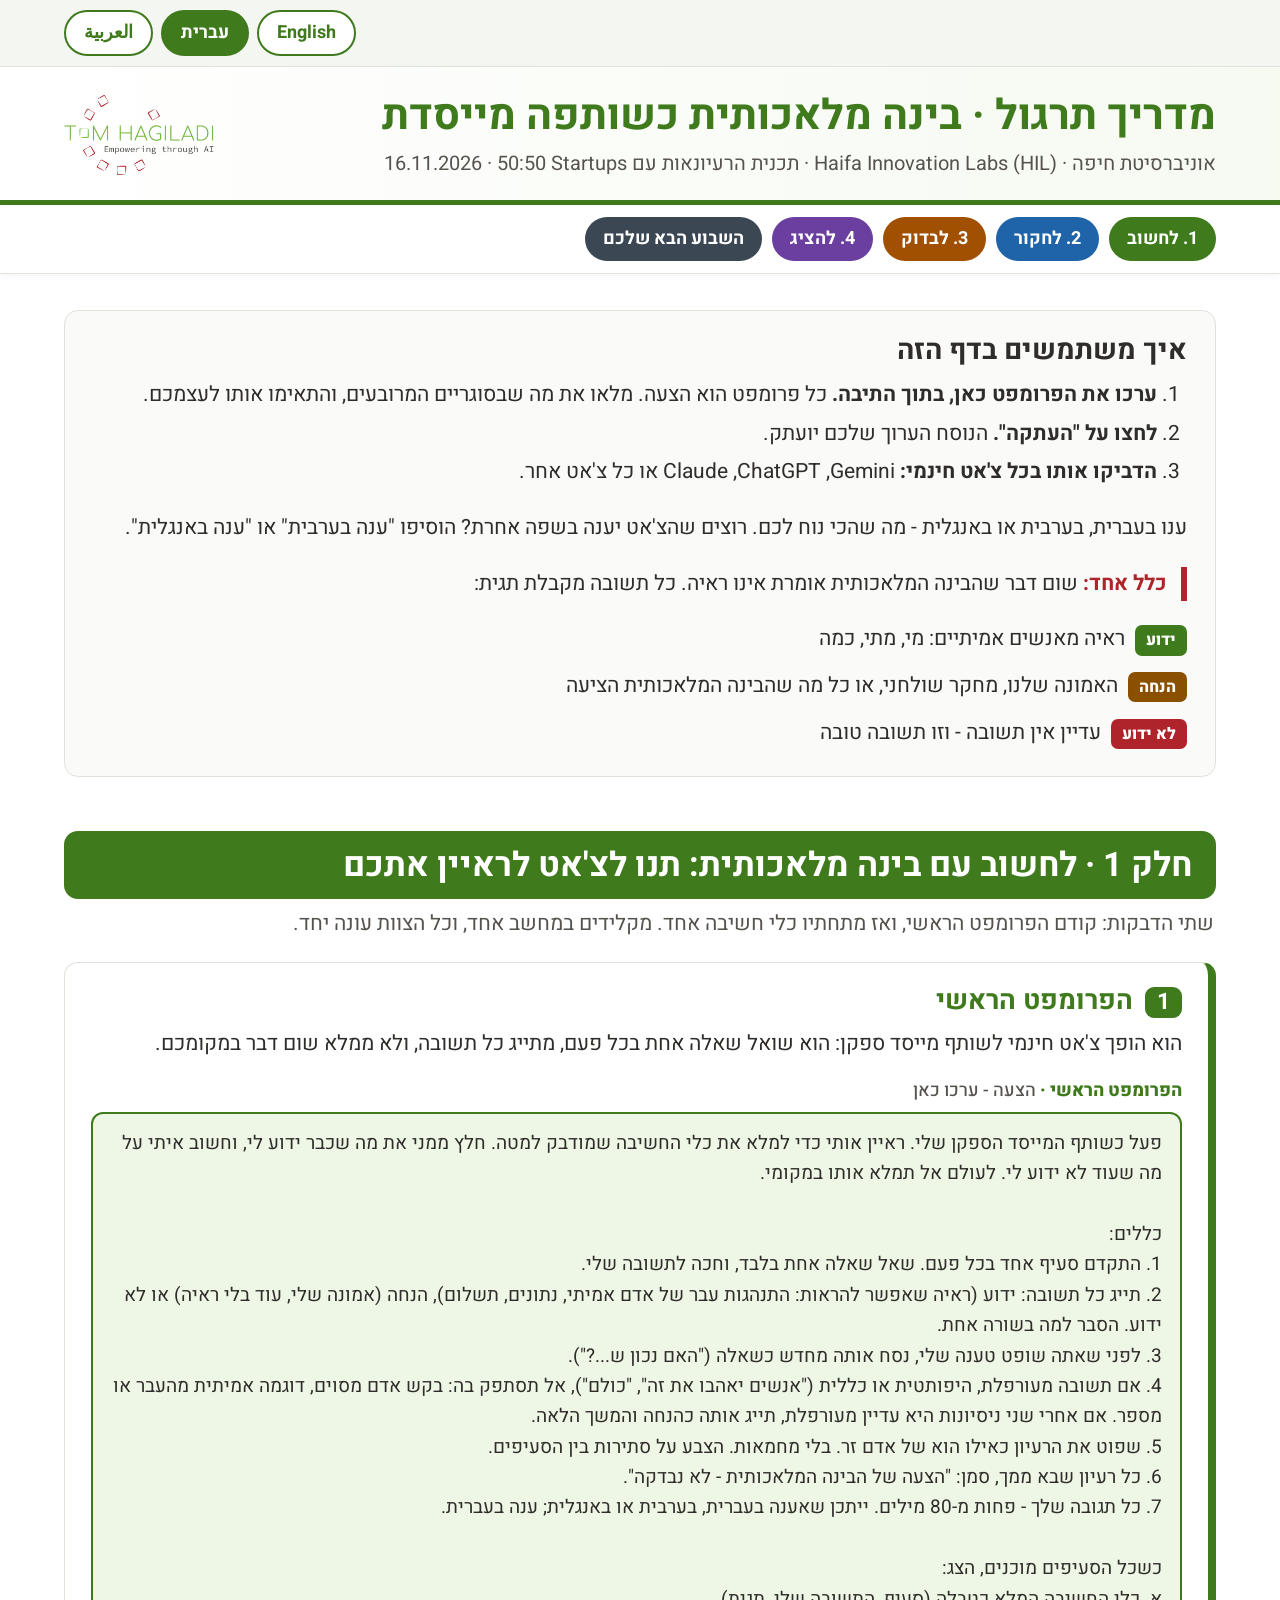
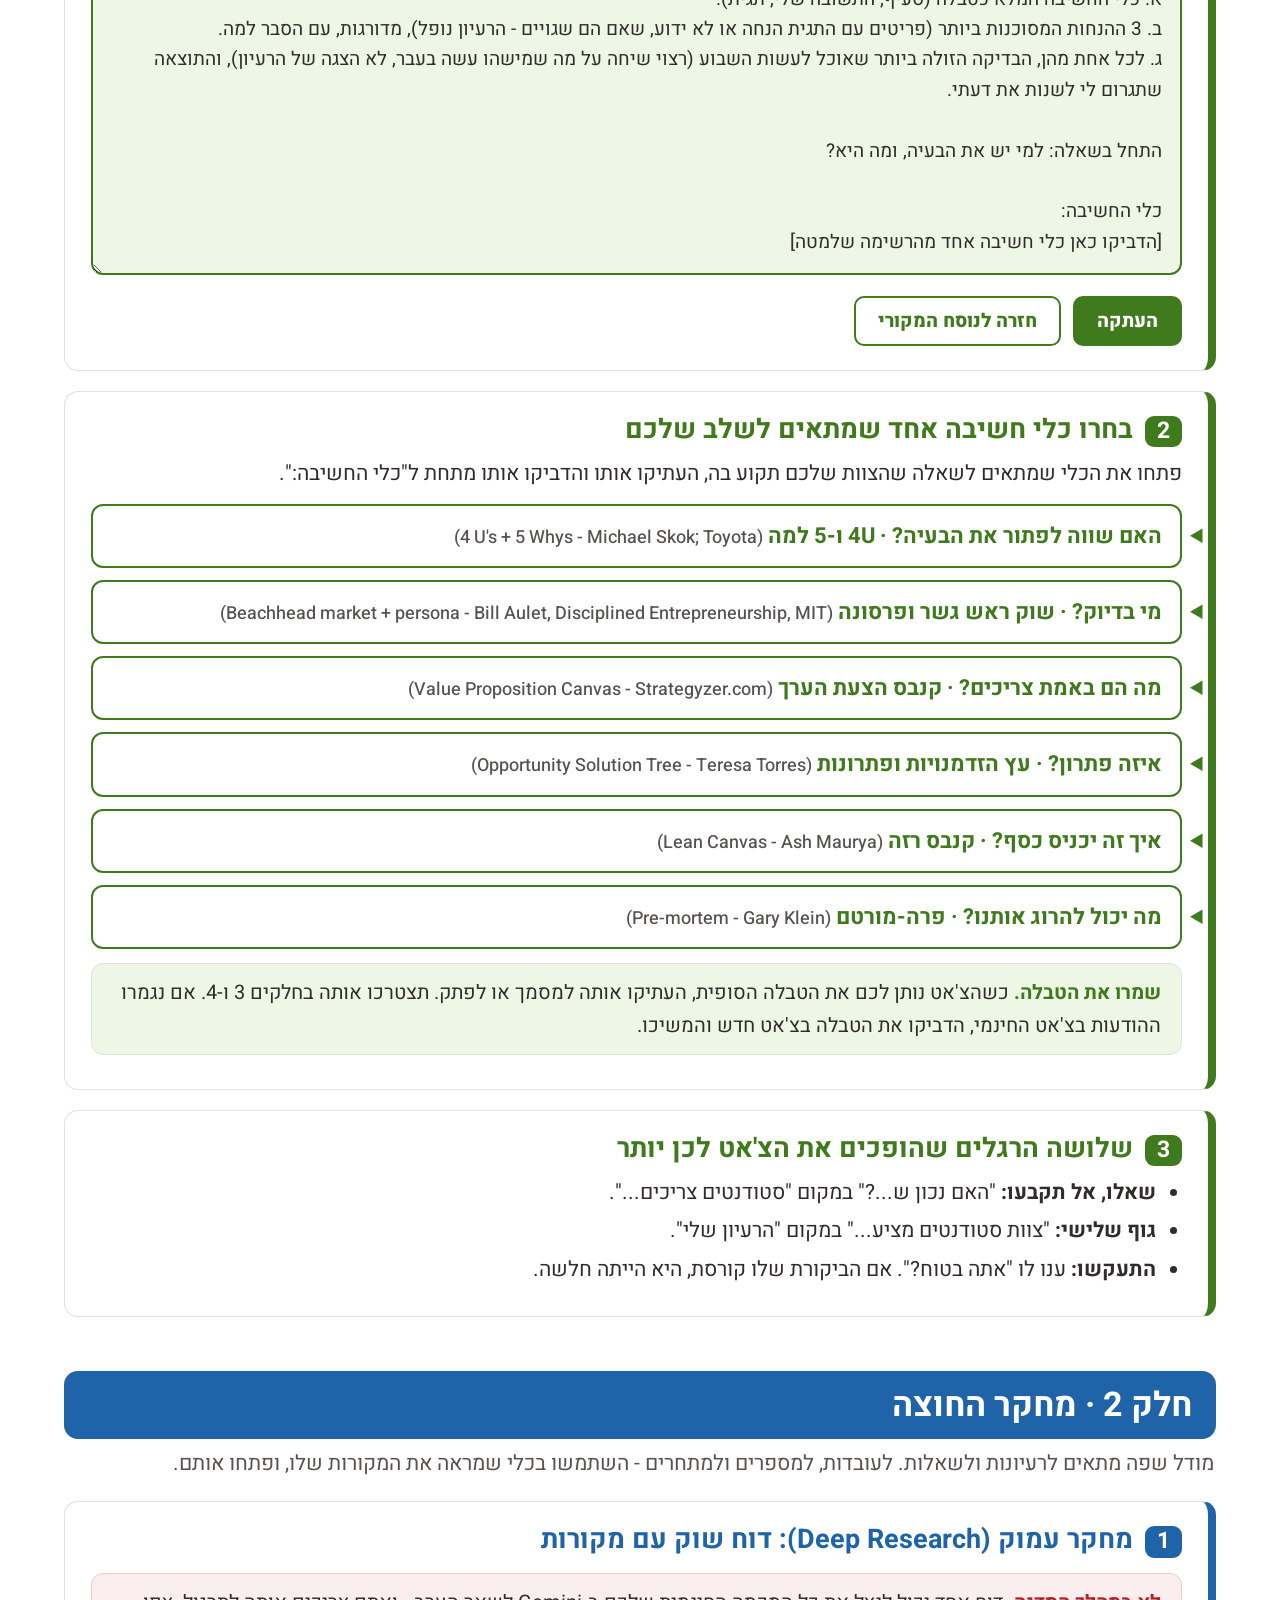
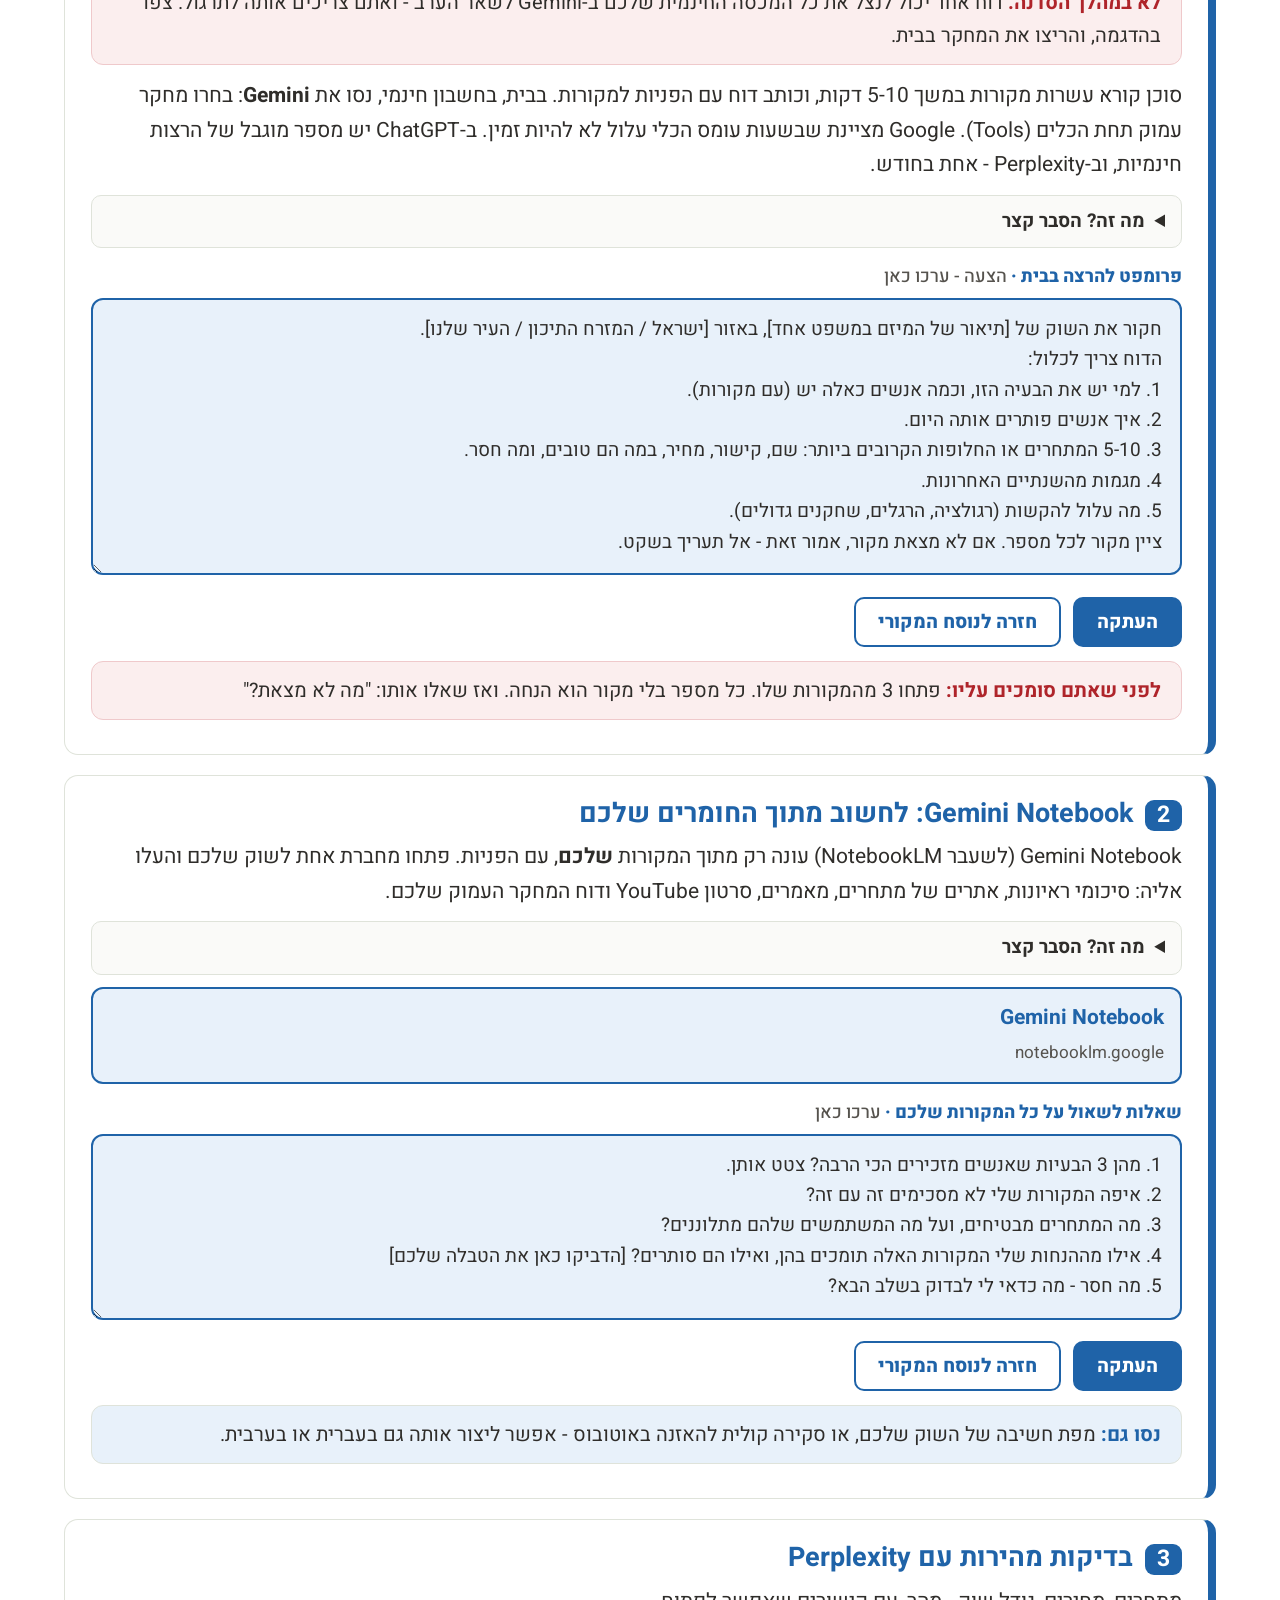
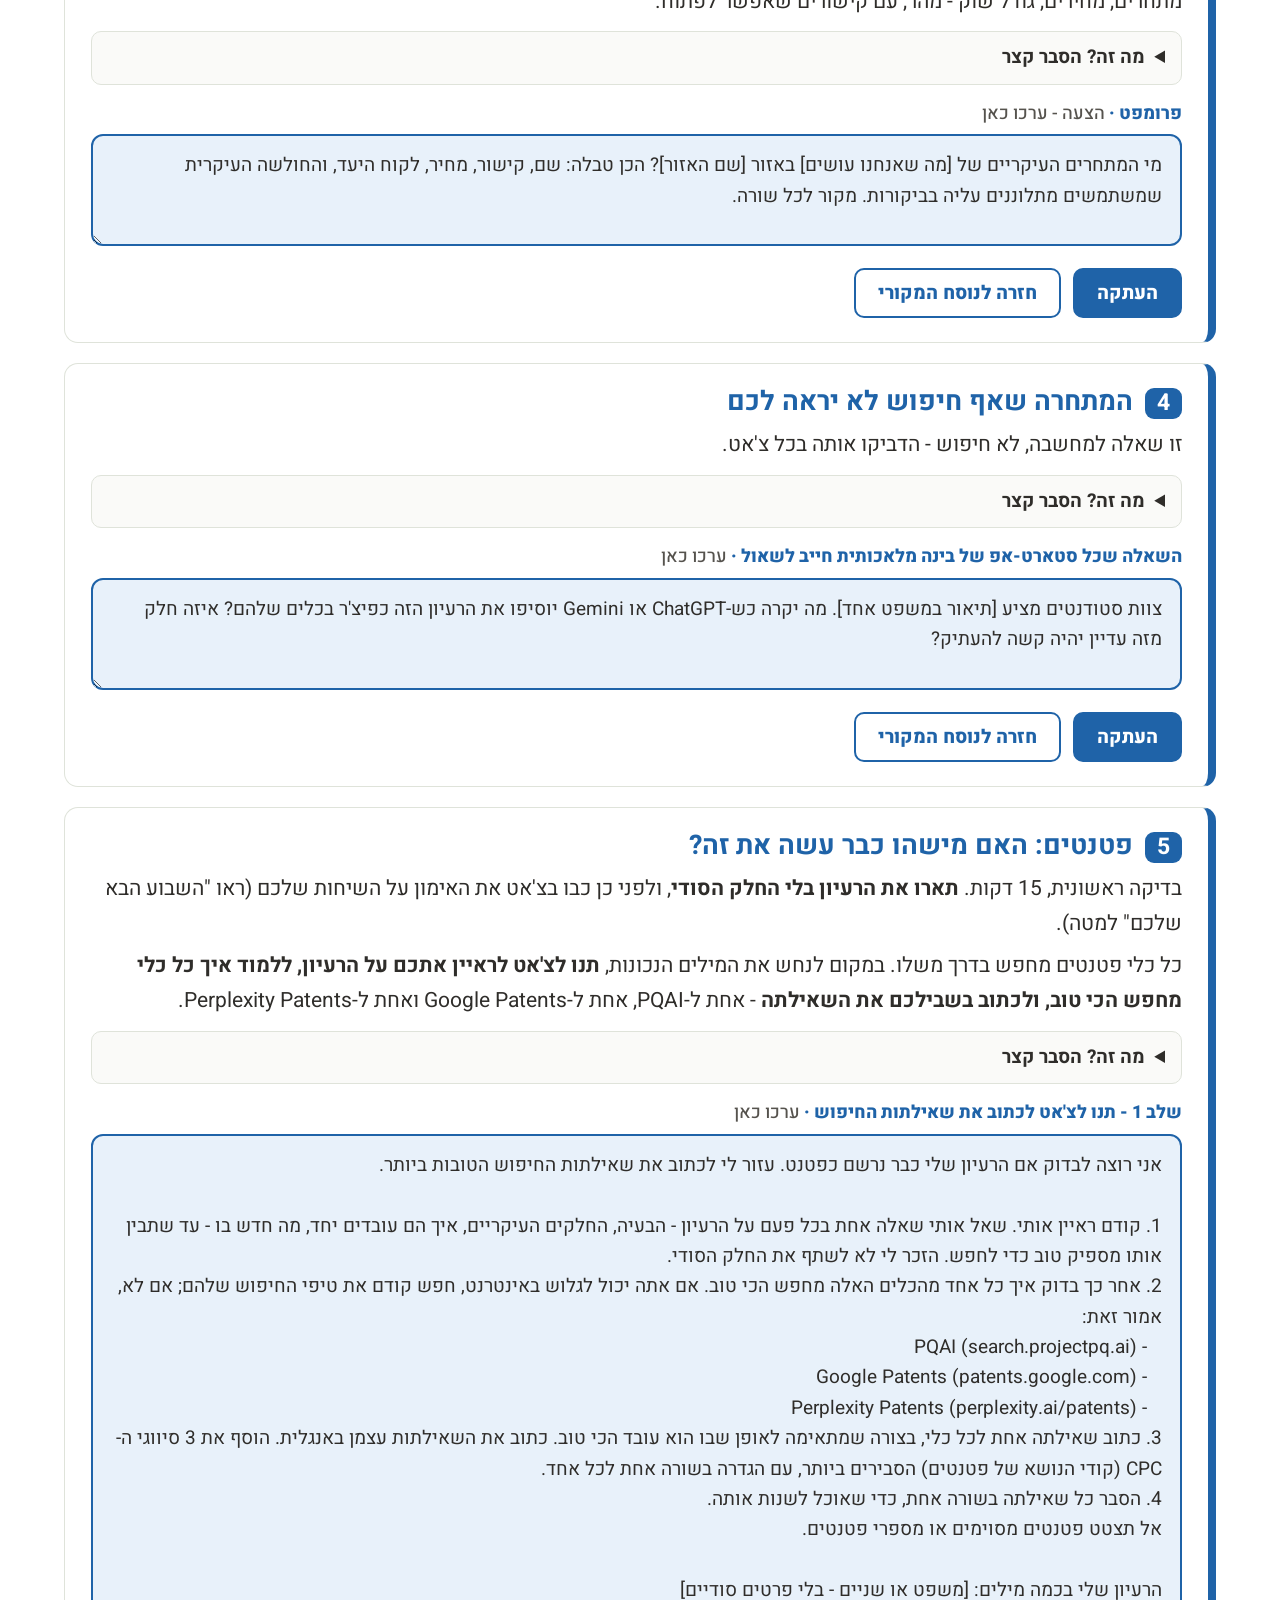
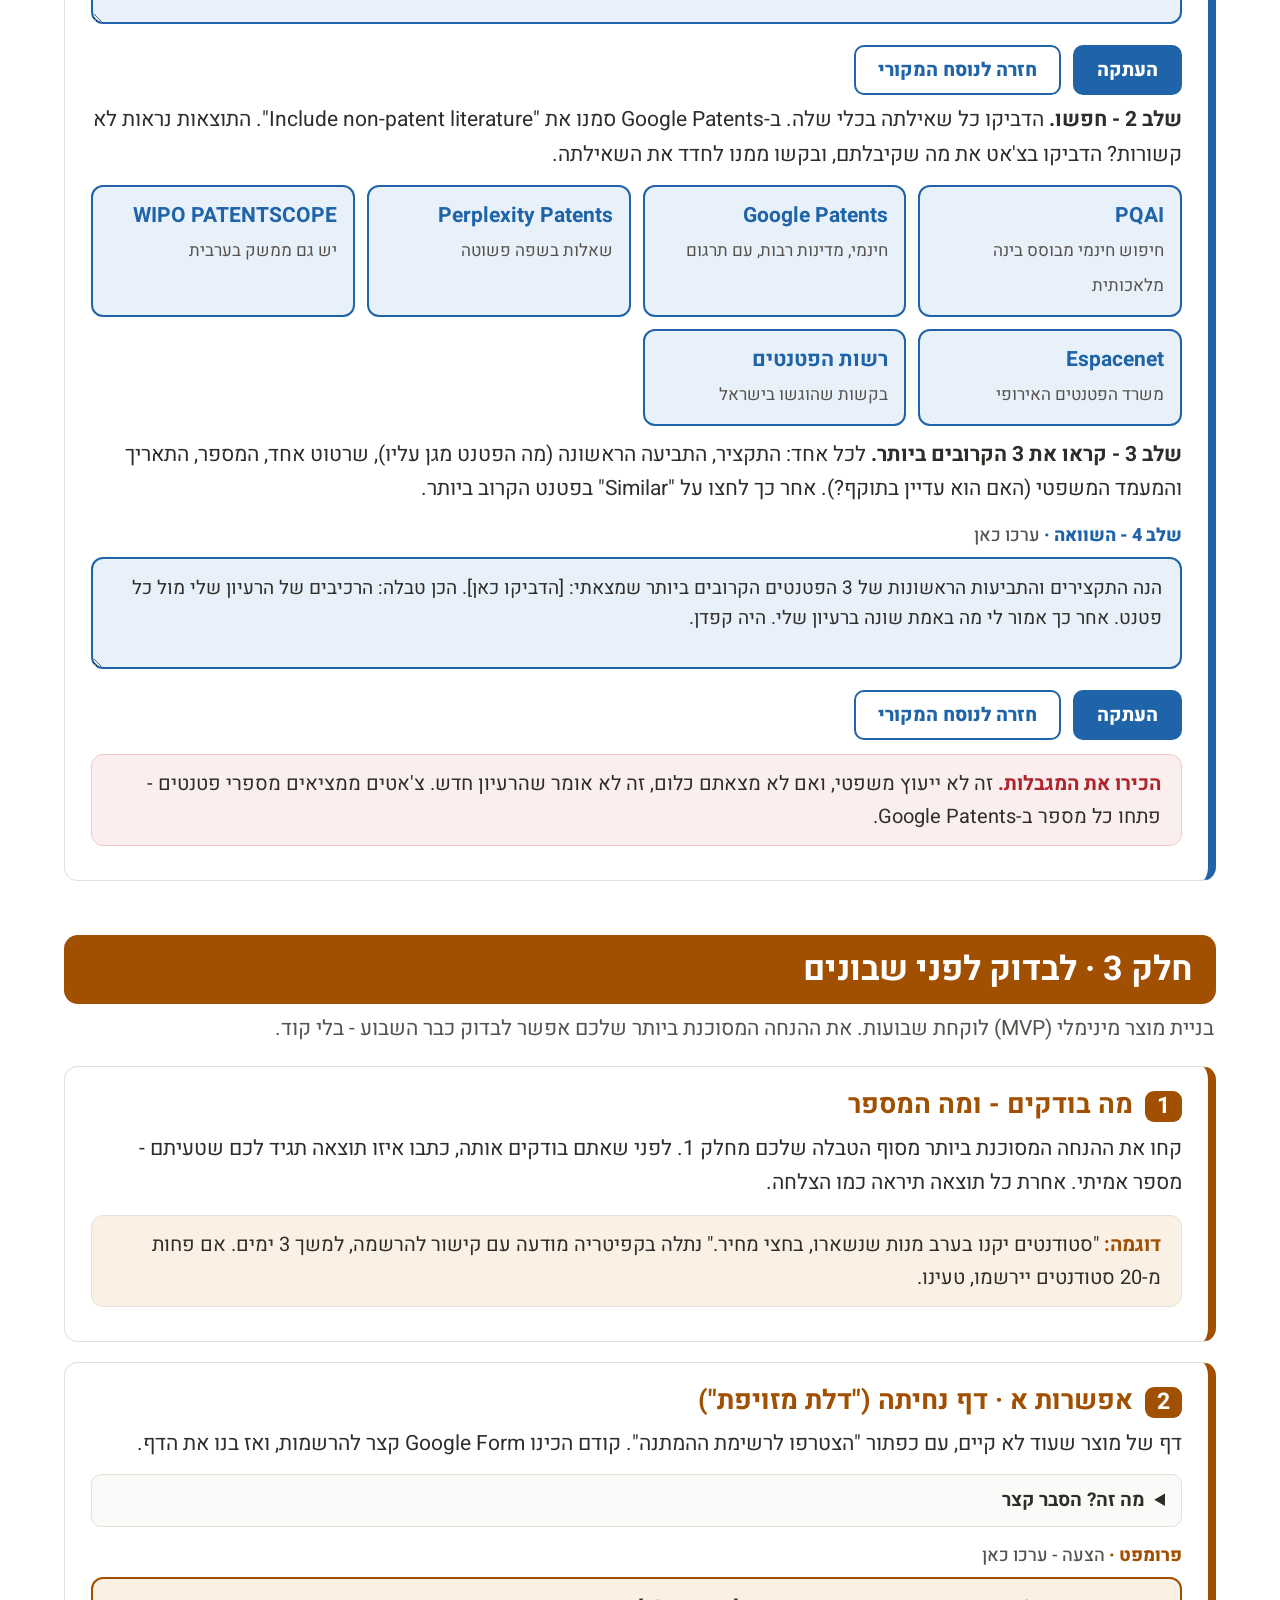
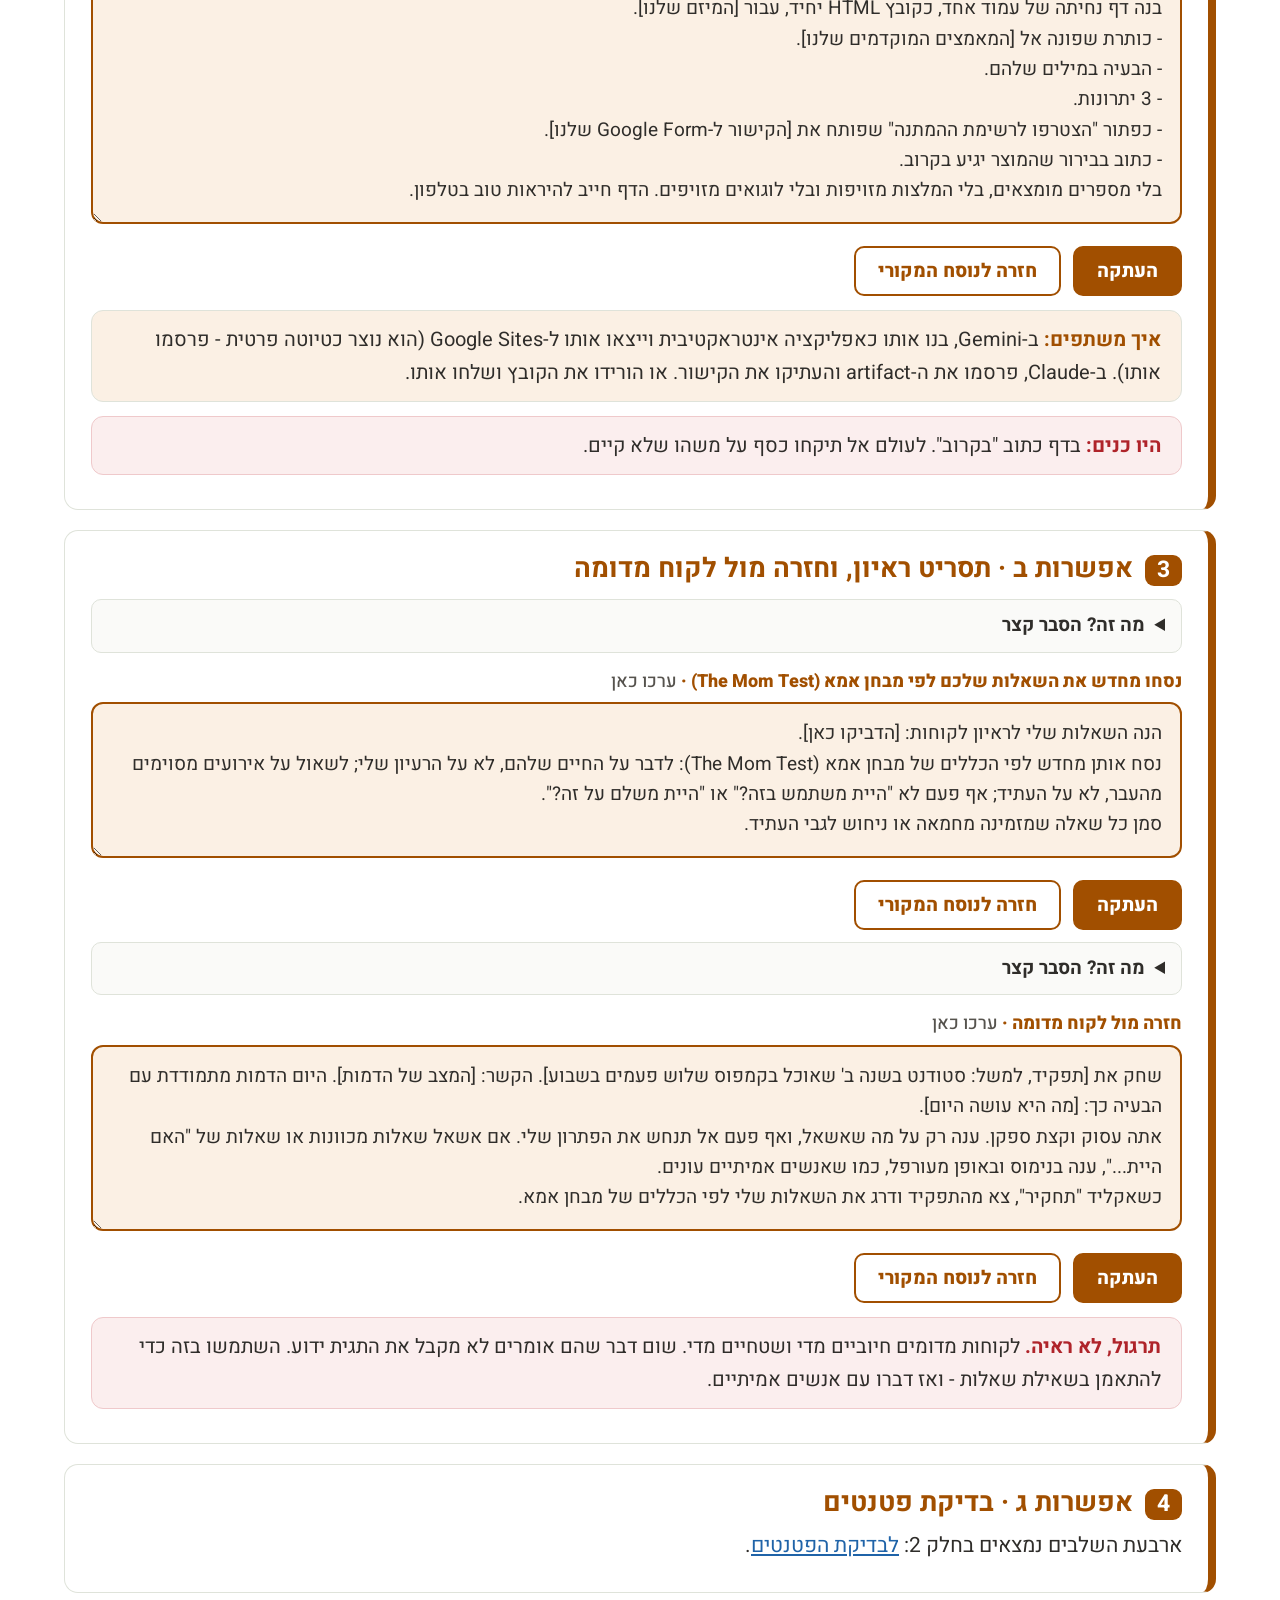
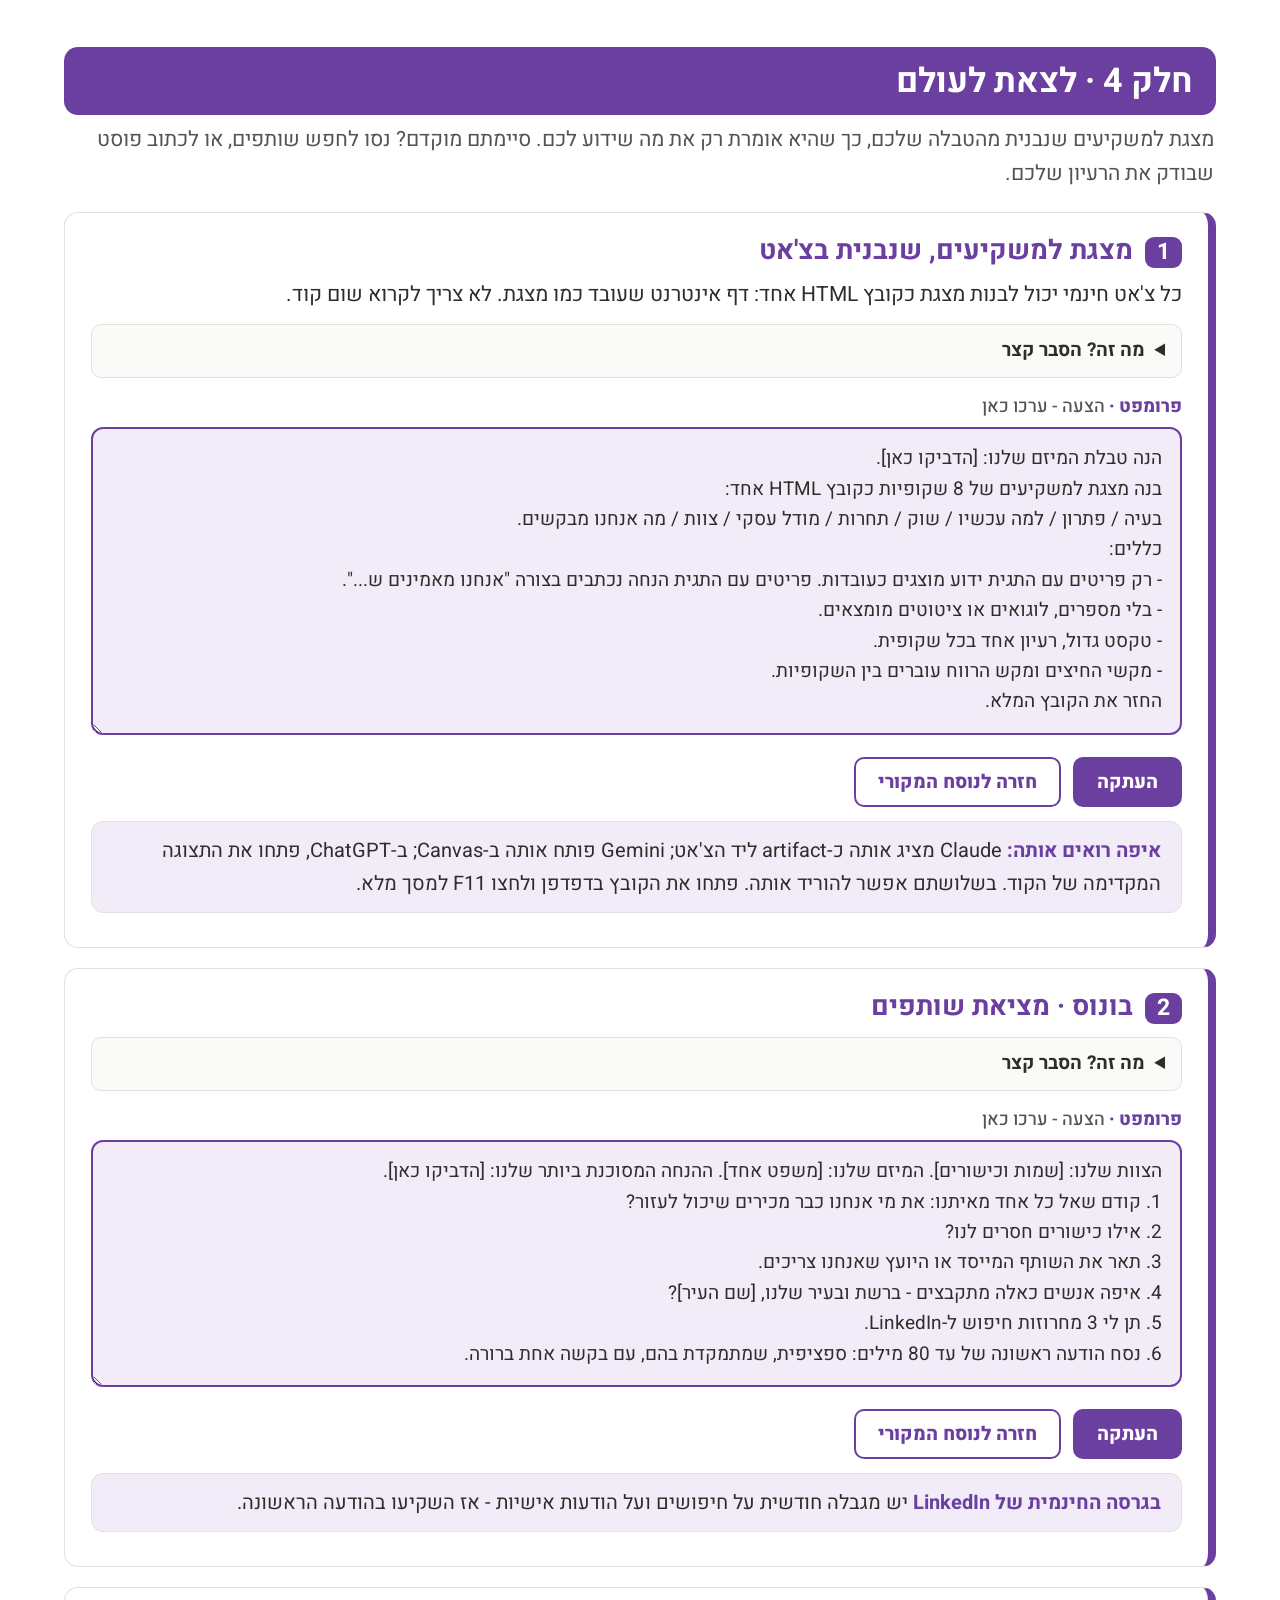
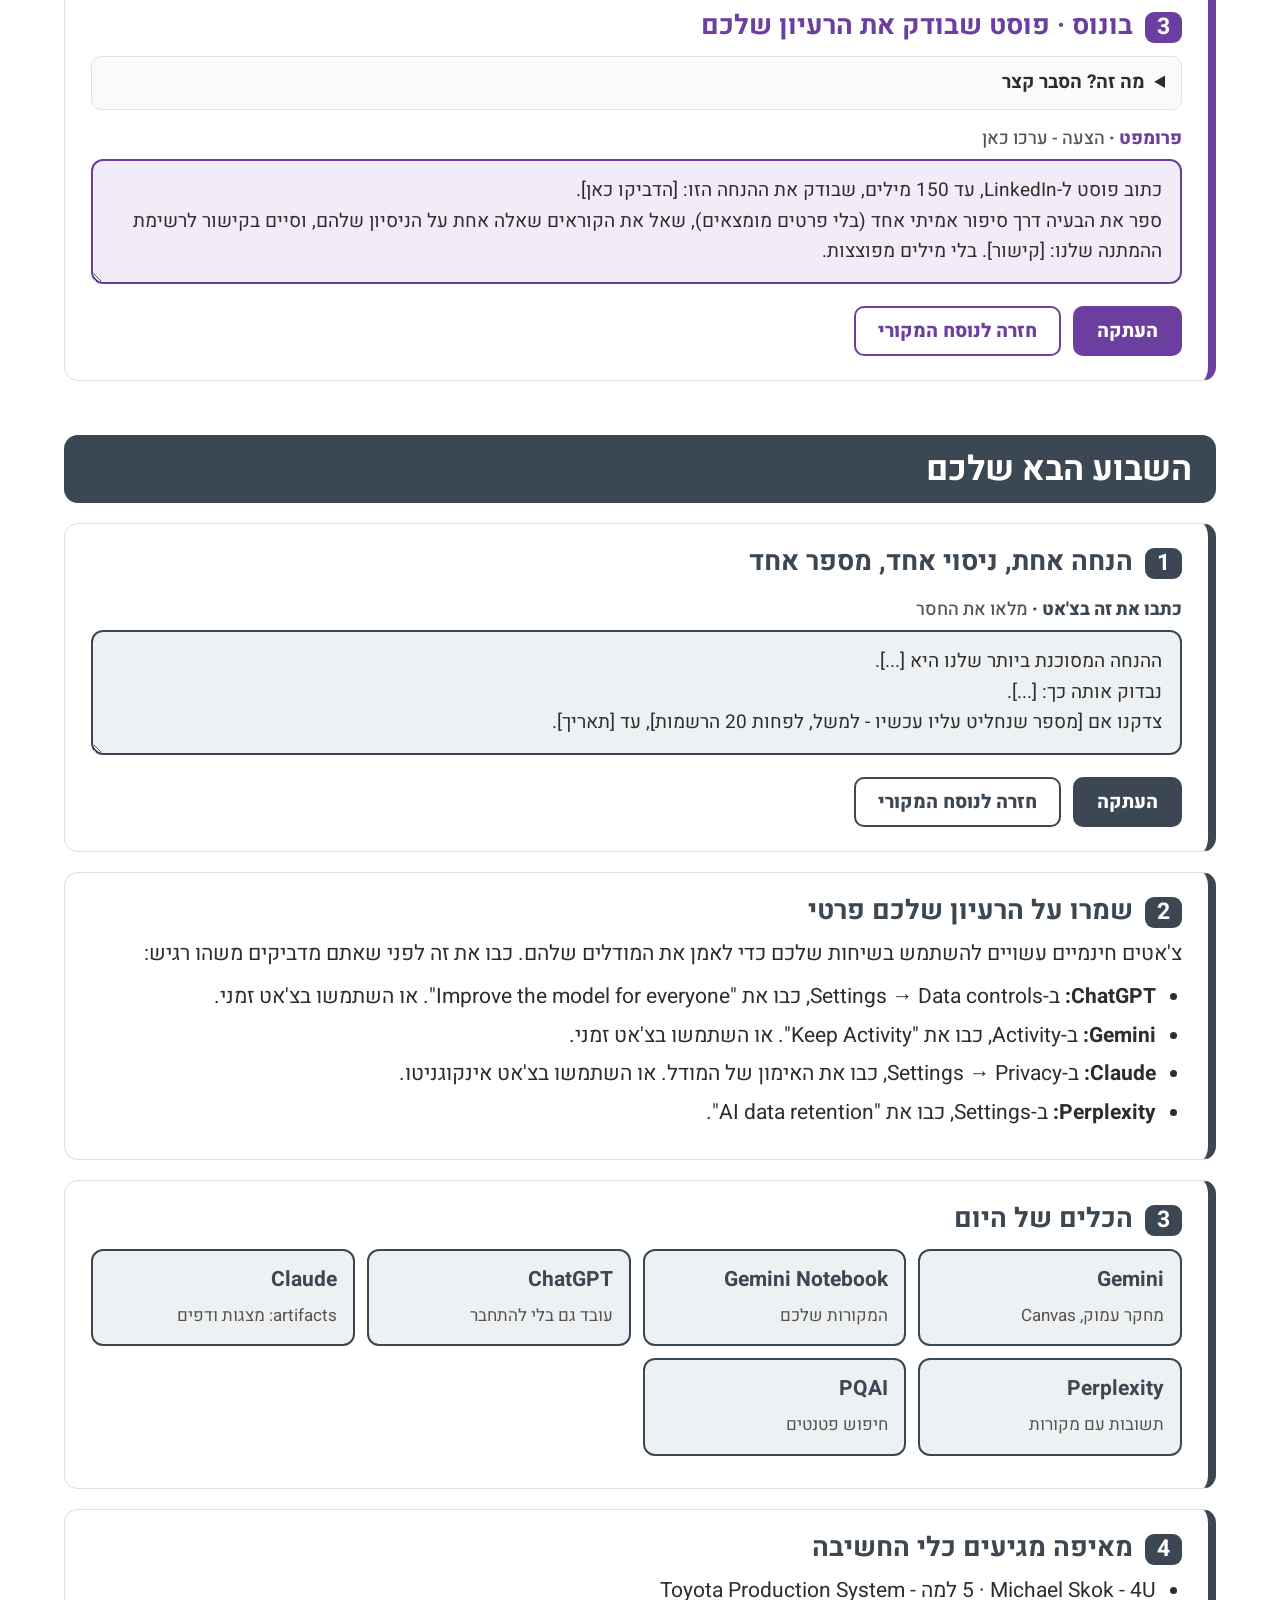
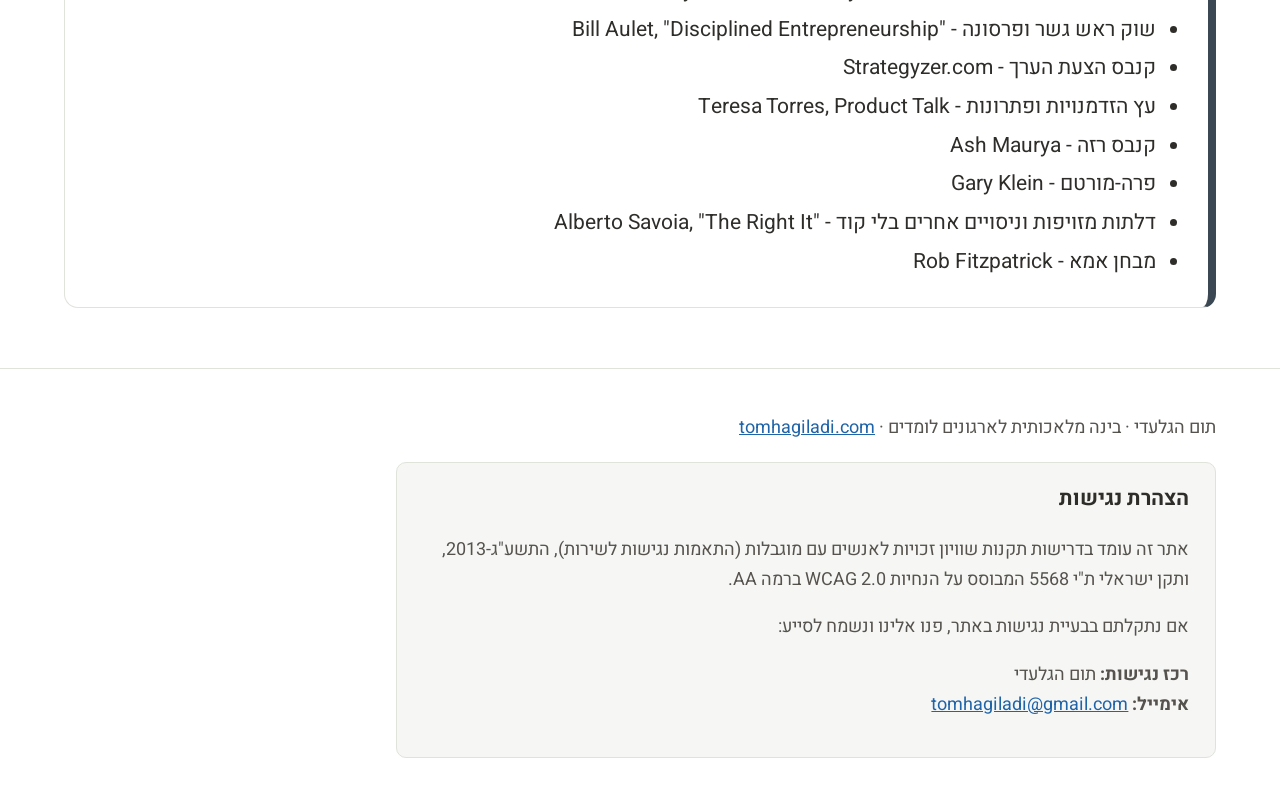
<file: he.html>
<!DOCTYPE html>
<html lang="he" dir="rtl">
<head>
<meta charset="utf-8">
<meta name="viewport" content="width=device-width, initial-scale=1">
<title>מדריך תרגול - בינה מלאכותית כשותפה מייסדת</title>
<link rel="preconnect" href="https://fonts.googleapis.com">
<link rel="preconnect" href="https://fonts.gstatic.com" crossorigin>
<link href="https://fonts.googleapis.com/css2?family=Heebo:wght@400;500;700;800&display=swap" rel="stylesheet">
<link rel="stylesheet" href="assets/practice.css">
</head>
<body>
<a href="#main-content" class="skip-link">דלג לתוכן הראשי</a>

<nav class="langbar" aria-label="שפה">
  <a href="index.html" lang="en" hreflang="en">English</a>
  <a href="he.html" lang="he" hreflang="he" dir="rtl" aria-current="page">עברית</a>
  <a href="ar.html" lang="ar" hreflang="ar" dir="rtl">العربية</a>
</nav>

<header class="top">
  <div>
    <h1>מדריך תרגול &middot; בינה מלאכותית כשותפה מייסדת</h1>
    <p>אוניברסיטת חיפה &middot; <span lang="en" dir="ltr">Haifa Innovation Labs (HIL)</span> &middot; תכנית הרעיונאות עם <span lang="en" dir="ltr">50:50 Startups</span> &middot; 16.11.2026</p>
  </div>
  <img src="assets/logo.png" alt="תום הגלעדי - לוגו">
</header>

<nav class="parts" aria-label="חלקי התרגול">
  <a class="n1" href="#part1">1. לחשוב</a>
  <a class="n2" href="#part2">2. לחקור</a>
  <a class="n3" href="#part3">3. לבדוק</a>
  <a class="n4" href="#part4">4. להציג</a>
  <a class="nf" href="#next">השבוע הבא שלכם</a>
</nav>

<main id="main-content">

<div class="intro">
  <h2>איך משתמשים בדף הזה</h2>
  <ol>
    <li><b>ערכו את הפרומפט כאן, בתוך התיבה.</b> כל פרומפט הוא הצעה. מלאו את מה שבסוגריים המרובעים, והתאימו אותו לעצמכם.</li>
    <li><b>לחצו על "העתקה".</b> הנוסח הערוך שלכם יועתק.</li>
    <li><b>הדביקו אותו בכל צ'אט חינמי:</b> <span lang="en" dir="ltr">Gemini</span>, <span lang="en" dir="ltr">ChatGPT</span>, <span lang="en" dir="ltr">Claude</span> או כל צ'אט אחר.</li>
  </ol>
  <p>ענו בעברית, בערבית או באנגלית - מה שהכי נוח לכם. רוצים שהצ'אט יענה בשפה אחרת? הוסיפו "ענה בערבית" או "ענה באנגלית".</p>
  <p class="rule"><strong class="red">כלל אחד:</strong> שום דבר שהבינה המלאכותית אומרת אינו ראיה. כל תשובה מקבלת תגית:</p>
  <div class="tags">
    <span class="tag k">ידוע</span> ראיה מאנשים אמיתיים: מי, מתי, כמה
  </div>
  <div class="tags">
    <span class="tag a">הנחה</span> האמונה שלנו, מחקר שולחני, או כל מה שהבינה המלאכותית הציעה
  </div>
  <div class="tags">
    <span class="tag u">לא ידוע</span> עדיין אין תשובה - וזו תשובה טובה
  </div>
</div>

<!-- ============ PART 1 ============ -->
<section class="part" id="part1" aria-labelledby="h-part1">
  <h2 id="h-part1">חלק 1 &middot; לחשוב עם בינה מלאכותית: תנו לצ'אט לראיין אתכם</h2>
  <p class="lead">שתי הדבקות: קודם הפרומפט הראשי, ואז מתחתיו כלי חשיבה אחד. מקלידים במחשב אחד, וכל הצוות עונה יחד.</p>

  <div class="step">
    <h3><span class="n">1</span>הפרומפט הראשי</h3>
    <p>הוא הופך צ'אט חינמי לשותף מייסד ספקן: הוא שואל שאלה אחת בכל פעם, מתייג כל תשובה, ולא ממלא שום דבר במקומכם.</p>
    <div class="prompt-box">
      <label for="m1">הפרומפט הראשי &middot; <span class="sug">הצעה - ערכו כאן</span></label>
      <textarea class="prompt" id="m1">פעל כשותף המייסד הספקן שלי. ראיין אותי כדי למלא את כלי החשיבה שמודבק למטה. חלץ ממני את מה שכבר ידוע לי, וחשוב איתי על מה שעוד לא ידוע לי. לעולם אל תמלא אותו במקומי.

כללים:
1. התקדם סעיף אחד בכל פעם. שאל שאלה אחת בלבד, וחכה לתשובה שלי.
2. תייג כל תשובה: ידוע (ראיה שאפשר להראות: התנהגות עבר של אדם אמיתי, נתונים, תשלום), הנחה (אמונה שלי, עוד בלי ראיה) או לא ידוע. הסבר למה בשורה אחת.
3. לפני שאתה שופט טענה שלי, נסח אותה מחדש כשאלה ("האם נכון ש...?").
4. אם תשובה מעורפלת, היפותטית או כללית ("אנשים יאהבו את זה", "כולם"), אל תסתפק בה: בקש אדם מסוים, דוגמה אמיתית מהעבר או מספר. אם אחרי שני ניסיונות היא עדיין מעורפלת, תייג אותה כהנחה והמשך הלאה.
5. שפוט את הרעיון כאילו הוא של אדם זר. בלי מחמאות. הצבע על סתירות בין הסעיפים.
6. כל רעיון שבא ממך, סמן: "הצעה של הבינה המלאכותית - לא נבדקה".
7. כל תגובה שלך - פחות מ-80 מילים. ייתכן שאענה בעברית, בערבית או באנגלית; ענה בעברית.

כשכל הסעיפים מוכנים, הצג:
א. כלי החשיבה המלא כטבלה (סעיף, התשובה שלי, תגית).
ב. 3 ההנחות המסוכנות ביותר (פריטים עם התגית הנחה או לא ידוע, שאם הם שגויים - הרעיון נופל), מדורגות, עם הסבר למה.
ג. לכל אחת מהן, הבדיקה הזולה ביותר שאוכל לעשות השבוע (רצוי שיחה על מה שמישהו עשה בעבר, לא הצגה של הרעיון), והתוצאה שתגרום לי לשנות את דעתי.

התחל בשאלה: למי יש את הבעיה, ומה היא?

כלי החשיבה:
[הדביקו כאן כלי חשיבה אחד מהרשימה שלמטה]</textarea>
    </div>
  </div>

  <div class="step">
    <h3><span class="n">2</span>בחרו כלי חשיבה אחד שמתאים לשלב שלכם</h3>
    <p>פתחו את הכלי שמתאים לשאלה שהצוות שלכם תקוע בה, העתיקו אותו והדביקו אותו מתחת ל"כלי החשיבה:".</p>

    <details class="fw">
      <summary>האם שווה לפתור את הבעיה? &middot; <bdi lang="en" dir="ltr">4U</bdi> ו-5 למה <span>(<span lang="en" dir="ltr">4 U's + 5 Whys - Michael Skok; Toyota</span>)</span></summary>
      <div class="inner"><details class="ex"><summary>מה זה? הסבר קצר</summary><div class="exin"><p>שתי בדיקות מהירות שמראות אם שווה לבנות חברה סביב הבעיה. <span lang="en" dir="ltr">4U</span> בודק ארבעה דברים, שבאנגלית כולם מתחילים ב-<span lang="en" dir="ltr">U</span>: האם הבעיה <b>בלתי נסבלת</b> (היא באמת שוברת משהו או עולה כסף), <b>בלתי נמנעת</b> (אנשים לא יכולים פשוט לדלג עליה), <b>דחופה</b> (היא בין 3 הדברים הכי חשובים להם עכשיו) ו<b>בלי מענה טוב</b> (מה שקיים היום לא מספיק). ככל שיותר מהם מתקיימים, הבעיה חזקה יותר.</p><p>5 למה (שיטה של <span lang="en" dir="ltr">Toyota</span>) שואלת שוב ושוב "למה זה קורה?", עד שמגיעים לשורש הבעיה. דוגמה: קפיטריות זורקות אוכל. למה? הן מבשלות לעומס של הצהריים. למה? הן לא יודעות כמה אנשים יגיעו. ייתכן שהתשובה האחרונה היא הבעיה האמיתית.</p><div class="prompt-box"><label for="x1">לא הבנתם? שאלו את הצ'אט על השיטה &middot; <span class="sug">העתיקו</span></label><textarea class="prompt" id="x1">הסבר לי את 4U של Michael Skok ואת 5 למה (5 Whys) במילים פשוטות, עם דוגמה אחת מסטארט-אפ של סטודנטים. אחר כך שאל אותי שאלה אחת כדי לבדוק שהבנתי.</textarea></div></div></details>
<div class="prompt-box"><label for="f1">כלי חשיבה</label>
      <textarea class="prompt" id="f1">בדיקת הבעיה (4U של Michael Skok ו-5 למה). סעיפים:
1. הבעיה במשפט אחד - למי יש אותה, ומתי.
2. בלתי נסבלת (Unworkable) - מה נשבר, או כמה זה עולה להם, כשזה קורה?
3. בלתי נמנעת (Unavoidable) - האם היא נכפית עליהם (חוקים, שלב בחיים, שגרה)?
4. דחופה (Urgent) - האם היא בין 3 הדברים הכי חשובים להם עכשיו?
5. בלי מענה טוב (Underserved) - במה הם משתמשים היום, ולמה זה לא מספיק?
6. 5 למה - שאל "למה זה קורה?" שוב ושוב, עד שנגיע לשורש הבעיה.
7. משפט המשימה (Job statement) - "כאשר [מצב], הם רוצים [מה שמניע אותם], כדי [התוצאה שהם רוצים]."</textarea></div></div>
    </details>

    <details class="fw">
      <summary>מי בדיוק? &middot; שוק ראש גשר ופרסונה <span>(<span lang="en" dir="ltr">Beachhead market + persona - Bill Aulet, Disciplined Entrepreneurship, MIT</span>)</span></summary>
      <div class="inner"><details class="ex"><summary>מה זה? הסבר קצר</summary><div class="exin"><p>אל תתחילו מ"כולם". <b>שוק ראש גשר</b> הוא הקבוצה הקטנה האחת שאתם כובשים קודם: הם יכולים לשלם, אתם יכולים להגיע אליהם, הם מאוד צריכים את זה, וההצלחה אצלם תעזור לכם לכבוש את הקבוצה הבאה.</p><p><b>פרסונה</b> היא אדם אמיתי אחד מהקבוצה הזו, שאתם מכירים בשמו: איך נראה היום שלו, מה ההרגלים שלו, איפה אפשר לפגוש אותו. דוגמה: לא "סטודנטים", אלא "סטודנטים בשנה א' שגרים במעונות ואוכלים בקמפוס ארבע פעמים בשבוע".</p><div class="prompt-box"><label for="x2">לא הבנתם? שאלו את הצ'אט על השיטה &middot; <span class="sug">העתיקו</span></label><textarea class="prompt" id="x2">הסבר לי את שוק ראש הגשר (Beachhead market) ואת הפרסונה (Bill Aulet, Disciplined Entrepreneurship) במילים פשוטות, עם דוגמה אחת מסטארט-אפ של סטודנטים. אחר כך שאל אותי שאלה אחת כדי לבדוק שהבנתי.</textarea></div></div></details>
<div class="prompt-box"><label for="f2">כלי חשיבה</label>
      <textarea class="prompt" id="f2">מי בדיוק? (Disciplined Entrepreneurship של Bill Aulet). סעיפים:
1. פלחי שוק - רשום 5-10 קבוצות לקוחות אפשריות.
2. שוק ראש גשר (Beachhead) - בחר קבוצה אחת בלבד: יש להם כסף, אנחנו יכולים להגיע אליהם, הצורך שלהם חזק, יש מעט מתחרים, וההצלחה אצלם תעזור לנו לכבוש את הקבוצה הבאה.
3. פרופיל משתמש הקצה - מי הם, מה ההרגלים שלהם, איפה הם מתקבצים.
4. פרסונה - אדם אמיתי אחד שמתאים, שאנחנו מכירים בשמו. איך נראה אצלו יום רגיל?
5. עשרת הלקוחות הבאים - שמות של 10 אנשים או ארגונים אמיתיים שמתאימים.
6. בדיקת גודל - בערך כמה אנשים כמוהם יש? תייג כל מספר כהנחה, אלא אם יש לו מקור.</textarea></div></div>
    </details>

    <details class="fw">
      <summary>מה הם באמת צריכים? &middot; קנבס הצעת הערך <span>(<span lang="en" dir="ltr">Value Proposition Canvas - Strategyzer.com</span>)</span></summary>
      <div class="inner"><details class="ex"><summary>מה זה? הסבר קצר</summary><div class="exin"><p>שני צדדים. בצד אחד, הלקוח: ה<b>משימות</b> שהוא מנסה להשלים, ה<b>כאבים</b> שלו וה<b>רווחים</b> שהוא רוצה. בצד השני, ההצעה שלכם: איזה כאב כל חלק בה מסיר, ואיזה רווח הוא יוצר.</p><p>יש התאמה כשההצעה שלכם עונה על הכאבים העיקריים שלהם - לא על אלה שדמיינתם. התחילו מצד הלקוח; רוב הצוותים מתחילים מהמוצר שלהם.</p><div class="prompt-box"><label for="x3">לא הבנתם? שאלו את הצ'אט על השיטה &middot; <span class="sug">העתיקו</span></label><textarea class="prompt" id="x3">הסבר לי את קנבס הצעת הערך (Value Proposition Canvas, Strategyzer) במילים פשוטות, עם דוגמה אחת מסטארט-אפ של סטודנטים. אחר כך שאל אותי שאלה אחת כדי לבדוק שהבנתי.</textarea></div></div></details>
<div class="prompt-box"><label for="f3">כלי חשיבה</label>
      <textarea class="prompt" id="f3">קנבס הצעת הערך (Value Proposition Canvas, Strategyzer.com). סעיפים:
פרופיל הלקוח (פלח אחד בלבד):
1. משימות (Jobs) - מה הם מנסים להשיג (מעשי, חברתי, רגשי).
2. כאבים (Pains) - מה מציק להם, סיכונים, מכשולים. דרג את 3 העיקריים.
3. רווחים (Gains) - התוצאות שהם רוצים. דרג את 3 העיקריים.
מפת הערך (רק אחרי ש-3 הכאבים העיקריים דורגו):
4. מוצרים ושירותים.
5. משככי כאב (Pain relievers) - איזה כאב עיקרי כל אחד מהם מסיר?
6. יוצרי רווח (Gain creators) - איזה רווח עיקרי כל אחד מהם יוצר?
7. התאמה - אילו כאבים ורווחים עיקריים לא מקבלים מענה?</textarea></div></div>
    </details>

    <details class="fw">
      <summary>איזה פתרון? &middot; עץ הזדמנויות ופתרונות <span>(<span lang="en" dir="ltr">Opportunity Solution Tree - Teresa Torres</span>)</span></summary>
      <div class="inner"><details class="ex"><summary>מה זה? הסבר קצר</summary><div class="exin"><p>עץ שצומח כלפי מטה מהמטרה שלכם. למעלה: <b>תוצאה</b> מדידה אחת. מתחתיה: <b>הזדמנויות</b> - צרכים וכאבים אמיתיים ששמעתם מלקוחות. מתחת לכל הזדמנות: <b>לפחות 3 פתרונות שונים</b>, ומתחת לכל פתרון - מה חייב להיות נכון כדי שהוא יעבוד.</p><p>העץ מונע מכם להתאהב בפתרון הראשון שלכם.</p><div class="prompt-box"><label for="x4">לא הבנתם? שאלו את הצ'אט על השיטה &middot; <span class="sug">העתיקו</span></label><textarea class="prompt" id="x4">הסבר לי את עץ ההזדמנויות והפתרונות (Opportunity Solution Tree, Teresa Torres) במילים פשוטות, עם דוגמה אחת מסטארט-אפ של סטודנטים. אחר כך שאל אותי שאלה אחת כדי לבדוק שהבנתי.</textarea></div></div></details>
<div class="prompt-box"><label for="f4">כלי חשיבה</label>
      <textarea class="prompt" id="f4">עץ הזדמנויות ופתרונות (Opportunity Solution Tree, Teresa Torres). סעיפים:
1. התוצאה הרצויה - דבר מדיד אחד שאנחנו רוצים להשיג (למשל: "סטודנטים שמזמינים בפעם השנייה").
2. הזדמנויות - צרכים, כאבים ומשאלות של לקוחות, מתוך סיפורים אמיתיים. בדוק כל אחת: האם יש יותר מדרך אחת לפתור אותה? אם לא, זה פתרון בתחפושת.
3. הזדמנות היעד - בחר אחת.
4. פתרונות - לפחות 3 פתרונות שונים לה, לפני שבוחרים.
5. בדיקת הנחות - לכל פתרון: מה חייב להיות נכון, ואיך אפשר לבדוק את זה מהר?</textarea></div></div>
    </details>

    <details class="fw">
      <summary>איך זה יכניס כסף? &middot; קנבס רזה <span>(<span lang="en" dir="ltr">Lean Canvas - Ash Maurya</span>)</span></summary>
      <div class="inner"><details class="ex"><summary>מה זה? הסבר קצר</summary><div class="exin"><p>עמוד אחד עם תשע משבצות, שמתאר את כל העסק: בעיה, לקוחות, ערך, פתרון, ערוצים, הכנסות, עלויות, מדדים מרכזיים ויתרון בלתי הוגן. מלאו אותו לפי הסדר שבכלי - קודם הבעיה והלקוחות.</p><p>בהתחלה רוב המשבצות יקבלו את התגית הנחה. זה בדיוק העניין: הקנבס מראה לכם איפה החורים.</p><div class="prompt-box"><label for="x5">לא הבנתם? שאלו את הצ'אט על השיטה &middot; <span class="sug">העתיקו</span></label><textarea class="prompt" id="x5">הסבר לי את הקנבס הרזה (Lean Canvas, Ash Maurya) במילים פשוטות, עם דוגמה אחת מסטארט-אפ של סטודנטים. אחר כך שאל אותי שאלה אחת כדי לבדוק שהבנתי.</textarea></div></div></details>
<div class="prompt-box"><label for="f5">כלי חשיבה</label>
      <textarea class="prompt" id="f5">קנבס רזה (Lean Canvas, Ash Maurya). מלא לפי הסדר הזה:
1. בעיה - 3 הבעיות העיקריות, והחלופות הקיימות (איך פותרים את זה היום).
2. פלחי לקוחות - ובתוכם המאמצים המוקדמים (מי שמרגישים את הבעיה הכי חזק).
3. הצעת ערך ייחודית - משפט אחד ברור, ורעיון קצר בסגנון "X עבור Y".
4. פתרון - התשובה הפשוטה ביותר לכל בעיה עיקרית.
5. ערוצים - איך מגיעים ללקוחות.
6. מקורות הכנסה - מי משלם, כמה, ובאיזו תדירות.
7. מבנה עלויות - העלויות העיקריות.
8. מדדים מרכזיים - המספרים הבודדים שמראים שזה עובד.
9. יתרון בלתי הוגן - משהו שאי אפשר להעתיק או לקנות בקלות.</textarea></div></div>
    </details>

    <details class="fw">
      <summary>מה יכול להרוג אותנו? &middot; פרה-מורטם <span>(<span lang="en" dir="ltr">Pre-mortem - Gary Klein</span>)</span></summary>
      <div class="inner"><details class="ex"><summary>מה זה? הסבר קצר</summary><div class="exin"><p>דמיינו שעברה שנה, והסטארט-אפ נכשל. עכשיו הסבירו למה. כשהכישלון הוא כבר עובדה, אנשים מעלים סיכונים שאחרת היו שומרים לעצמם.</p><p>כתבו קודם את הסיבות שלכם, כל אחד לבד. אחר כך שתפו אותן, ורק אז תנו לבינה המלאכותית להוסיף את מה שפספסתם.</p><div class="prompt-box"><label for="x6">לא הבנתם? שאלו את הצ'אט על השיטה &middot; <span class="sug">העתיקו</span></label><textarea class="prompt" id="x6">הסבר לי את הפרה-מורטם (Pre-mortem, Gary Klein) במילים פשוטות, עם דוגמה אחת מסטארט-אפ של סטודנטים. אחר כך שאל אותי שאלה אחת כדי לבדוק שהבנתי.</textarea></div></div></details>
<div class="prompt-box"><label for="f6">כלי חשיבה</label>
      <textarea class="prompt" id="f6">פרה-מורטם (Pre-mortem, Gary Klein). סעיפים:
1. עברה שנה מהיום. הסטארט-אפ נכשל.
2. שאל אותי על כל סיבה לכישלון, אחת בכל פעם. אל תציע סיבות משלך עד שאסיים לתת את כל הסיבות שלי.
3. אחר כך הוסף את הסיבות שפספסתי, עם התווית "הצעה של הבינה המלאכותית".
4. הפוך את 3 הסיבות העיקריות להנחות: "אנחנו מאמינים ש...".
5. לכל אחת, הבדיקה הזולה ביותר שנוכל לעשות השבוע.</textarea></div></div>
    </details>

    <div class="tip info"><strong>שמרו את הטבלה.</strong> כשהצ'אט נותן לכם את הטבלה הסופית, העתיקו אותה למסמך או לפתק. תצטרכו אותה בחלקים 3 ו-4. אם נגמרו ההודעות בצ'אט החינמי, הדביקו את הטבלה בצ'אט חדש והמשיכו.</div>
  </div>

  <div class="step">
    <h3><span class="n">3</span>שלושה הרגלים שהופכים את הצ'אט לכן יותר</h3>
    <ul class="plain">
      <li><b>שאלו, אל תקבעו:</b> "האם נכון ש...?" במקום "סטודנטים צריכים...".</li>
      <li><b>גוף שלישי:</b> "צוות סטודנטים מציע..." במקום "הרעיון שלי".</li>
      <li><b>התעקשו:</b> ענו לו "אתה בטוח?". אם הביקורת שלו קורסת, היא הייתה חלשה.</li>
    </ul>
  </div>
</section>

<!-- ============ PART 2 ============ -->
<section class="part p2" id="part2" aria-labelledby="h-part2">
  <h2 id="h-part2">חלק 2 &middot; מחקר החוצה</h2>
  <p class="lead">מודל שפה מתאים לרעיונות ולשאלות. לעובדות, למספרים ולמתחרים - השתמשו בכלי שמראה את המקורות שלו, ופתחו אותם.</p>

  <div class="step">
    <h3><span class="n">1</span>מחקר עמוק (<span lang="en" dir="ltr">Deep Research</span>): דוח שוק עם מקורות</h3>
    <div class="tip check"><strong>לא במהלך הסדנה.</strong> דוח אחד יכול לנצל את כל המכסה החינמית שלכם ב-<span lang="en" dir="ltr">Gemini</span> לשאר הערב - ואתם צריכים אותה לתרגול. צפו בהדגמה, והריצו את המחקר בבית.</div>
    <p>סוכן קורא עשרות מקורות במשך 5-10 דקות, וכותב דוח עם הפניות למקורות. בבית, בחשבון חינמי, נסו את <b><span lang="en" dir="ltr">Gemini</span></b>: בחרו מחקר עמוק תחת הכלים (<span lang="en" dir="ltr">Tools</span>). <span lang="en" dir="ltr">Google</span> מציינת שבשעות עומס הכלי עלול לא להיות זמין. ב-<span lang="en" dir="ltr">ChatGPT</span> יש מספר מוגבל של הרצות חינמיות, וב-<span lang="en" dir="ltr">Perplexity</span> - אחת בחודש.</p>
<details class="ex"><summary>מה זה? הסבר קצר</summary><div class="exin"><p>סוכן בינה מלאכותית שמריץ בעצמו עשרות חיפושים, קורא את הדפים וכותב דוח ארוך עם מקור לכל טענה - תוך 5-10 דקות. מתאים למפה ראשונה של שוק.</p><p>הוא עדיין טועה, אז פתחו את המקורות לפני שאתם סומכים על מספר.</p><div class="prompt-box"><label for="x7">לא הבנתם? שאלו את הצ'אט על השיטה &middot; <span class="sug">העתיקו</span></label><textarea class="prompt" id="x7">הסבר לי את Deep Research (מחקר עמוק) במילים פשוטות, עם דוגמה אחת מסטארט-אפ של סטודנטים. אחר כך שאל אותי שאלה אחת כדי לבדוק שהבנתי.</textarea></div></div></details>
    <div class="prompt-box">
      <label for="r1">פרומפט להרצה בבית &middot; <span class="sug">הצעה - ערכו כאן</span></label>
      <textarea class="prompt" id="r1">חקור את השוק של [תיאור של המיזם במשפט אחד], באזור [ישראל / המזרח התיכון / העיר שלנו].
הדוח צריך לכלול:
1. למי יש את הבעיה הזו, וכמה אנשים כאלה יש (עם מקורות).
2. איך אנשים פותרים אותה היום.
3. 5-10 המתחרים או החלופות הקרובים ביותר: שם, קישור, מחיר, במה הם טובים, ומה חסר.
4. מגמות מהשנתיים האחרונות.
5. מה עלול להקשות (רגולציה, הרגלים, שחקנים גדולים).
ציין מקור לכל מספר. אם לא מצאת מקור, אמור זאת - אל תעריך בשקט.</textarea>
    </div>
    <div class="tip check"><strong>לפני שאתם סומכים עליו:</strong> פתחו 3 מהמקורות שלו. כל מספר בלי מקור הוא הנחה. ואז שאלו אותו: "מה לא מצאת?"</div>
  </div>

  <div class="step">
    <h3><span class="n">2</span><span lang="en" dir="ltr">Gemini Notebook</span>: לחשוב מתוך החומרים שלכם</h3>
    <p><span lang="en" dir="ltr">Gemini Notebook</span> (לשעבר <span lang="en" dir="ltr">NotebookLM</span>) עונה רק מתוך המקורות <b>שלכם</b>, עם הפניות. פתחו מחברת אחת לשוק שלכם והעלו אליה: סיכומי ראיונות, אתרים של מתחרים, מאמרים, סרטון <span lang="en" dir="ltr">YouTube</span> ודוח המחקר העמוק שלכם.</p>
<details class="ex"><summary>מה זה? הסבר קצר</summary><div class="exin"><p>אתם מעלים את החומרים שלכם - סיכומי ראיונות, אתרים, מאמרים, סרטונים - והוא עונה רק מתוכם, עם הפניה למקום המדויק. מתאים למציאת דפוסים בהרבה ראיונות, ולהשוואה בין מתחרים לפי המילים שלהם עצמם.</p><p>זה לא מנוע חיפוש: הוא יודע רק את מה שנתתם לו.</p><div class="prompt-box"><label for="x8">לא הבנתם? שאלו את הצ'אט על השיטה &middot; <span class="sug">העתיקו</span></label><textarea class="prompt" id="x8">הסבר לי את Gemini Notebook (לשעבר NotebookLM) במילים פשוטות, עם דוגמה אחת מסטארט-אפ של סטודנטים. אחר כך שאל אותי שאלה אחת כדי לבדוק שהבנתי.</textarea></div></div></details>
    <div class="links"><a href="https://notebooklm.google/" target="_blank" rel="noopener"><b>Gemini Notebook</b><span lang="en" dir="ltr">notebooklm.google</span></a></div>
    <div class="prompt-box">
      <label for="r2">שאלות לשאול על כל המקורות שלכם &middot; <span class="sug">ערכו כאן</span></label>
      <textarea class="prompt" id="r2">1. מהן 3 הבעיות שאנשים מזכירים הכי הרבה? צטט אותן.
2. איפה המקורות שלי לא מסכימים זה עם זה?
3. מה המתחרים מבטיחים, ועל מה המשתמשים שלהם מתלוננים?
4. אילו מההנחות שלי המקורות האלה תומכים בהן, ואילו הם סותרים? [הדביקו כאן את הטבלה שלכם]
5. מה חסר - מה כדאי לי לבדוק בשלב הבא?</textarea>
    </div>
    <div class="tip info"><strong>נסו גם:</strong> מפת חשיבה של השוק שלכם, או סקירה קולית להאזנה באוטובוס - אפשר ליצור אותה גם בעברית או בערבית.</div>
  </div>

  <div class="step">
    <h3><span class="n">3</span>בדיקות מהירות עם <span lang="en" dir="ltr">Perplexity</span></h3>
    <p>מתחרים, מחירים, גודל שוק - מהר, עם קישורים שאפשר לפתוח.</p>
<details class="ex"><summary>מה זה? הסבר קצר</summary><div class="exin"><p>מנוע חיפוש שעונה במשפטים ומראה את הקישורים שהוא השתמש בהם. מתאים לעובדות מהירות: מי המתחרים, כמה הם גובים, מה גודל השוק.</p><p>פתחו את הקישורים - הסיכום יכול לטעות גם כשהקישור נכון.</p><div class="prompt-box"><label for="x9">לא הבנתם? שאלו את הצ'אט על השיטה &middot; <span class="sug">העתיקו</span></label><textarea class="prompt" id="x9">הסבר לי את Perplexity במילים פשוטות, עם דוגמה אחת מסטארט-אפ של סטודנטים. אחר כך שאל אותי שאלה אחת כדי לבדוק שהבנתי.</textarea></div></div></details>
    <div class="prompt-box">
      <label for="r3">פרומפט &middot; <span class="sug">הצעה - ערכו כאן</span></label>
      <textarea class="prompt" id="r3">מי המתחרים העיקריים של [מה שאנחנו עושים] באזור [שם האזור]? הכן טבלה: שם, קישור, מחיר, לקוח היעד, והחולשה העיקרית שמשתמשים מתלוננים עליה בביקורות. מקור לכל שורה.</textarea>
    </div>
  </div>

  <div class="step">
    <h3><span class="n">4</span>המתחרה שאף חיפוש לא יראה לכם</h3>
    <p>זו שאלה למחשבה, לא חיפוש - הדביקו אותה בכל צ'אט.</p>
<details class="ex"><summary>מה זה? הסבר קצר</summary><div class="exin"><p>הרבה סטארט-אפים של בינה מלאכותית הם בעצם פיצ'ר אחד, שחברה גדולה יכולה להוסיף תוך שבוע. אם זה הרעיון שלכם, אין לכם עסק.</p><p>שאלו את השאלה הזו מוקדם, כדי לדעת מה עדיין יהיה קשה להעתיק: הנתונים שלכם, הקשרים שלכם עם לקוחות, הגישה שלכם למקום או לקהילה.</p><div class="prompt-box"><label for="x10">לא הבנתם? שאלו את הצ'אט על השיטה &middot; <span class="sug">העתיקו</span></label><textarea class="prompt" id="x10">הסבר לי למה סטארט-אפים של בינה מלאכותית חוששים שפלטפורמות גדולות יוסיפו את הרעיון שלהם כפיצ'ר, במילים פשוטות, עם דוגמה אחת מסטארט-אפ של סטודנטים. אחר כך שאל אותי שאלה אחת כדי לבדוק שהבנתי.</textarea></div></div></details>
    <div class="prompt-box">
      <label for="r4">השאלה שכל סטארט-אפ של בינה מלאכותית חייב לשאול &middot; <span class="sug">ערכו כאן</span></label>
      <textarea class="prompt" id="r4">צוות סטודנטים מציע [תיאור במשפט אחד]. מה יקרה כש-ChatGPT או Gemini יוסיפו את הרעיון הזה כפיצ'ר בכלים שלהם? איזה חלק מזה עדיין יהיה קשה להעתיק?</textarea>
    </div>
  </div>

  <div class="step" id="patents">
    <h3><span class="n">5</span>פטנטים: האם מישהו כבר עשה את זה?</h3>
    <p>בדיקה ראשונית, 15 דקות. <b>תארו את הרעיון בלי החלק הסודי</b>, ולפני כן כבו בצ'אט את האימון על השיחות שלכם (ראו "השבוע הבא שלכם" למטה).</p>
    <p>כל כלי פטנטים מחפש בדרך משלו. במקום לנחש את המילים הנכונות, <b>תנו לצ'אט לראיין אתכם על הרעיון, ללמוד איך כל כלי מחפש הכי טוב, ולכתוב בשבילכם את השאילתה</b> - אחת ל-<span lang="en" dir="ltr">PQAI</span>, אחת ל-<span lang="en" dir="ltr">Google Patents</span> ואחת ל-<span lang="en" dir="ltr">Perplexity Patents</span>.</p>
<details class="ex"><summary>מה זה? הסבר קצר</summary><div class="exin"><p>פטנט הוא מסמך ציבורי: כל אחד יכול לקרוא כל פטנט, בחינם. חיפוש לפני שאתם בונים מראה אם מישהו כבר הגן על הרעיון - ואיך אחרים פתרו את אותה בעיה.</p><p>פטנטים כתובים בשפה יבשה משלהם, כך שאותו רעיון יכול להסתתר מאחורי מילים אחרות. לכן כדאי לתת לצ'אט לכתוב את השאילתות.</p><p>שני מונחים שתפגשו: <b>התביעה הראשונה</b> (<span lang="en" dir="ltr">claim 1</span>) - המשפט שאומר מה הפטנט באמת מגן עליו; <b><span lang="en" dir="ltr">CPC</span></b> - קוד הנושא שמשרדי הפטנטים נותנים לכל פטנט (למשל, <span lang="en" dir="ltr">A23L</span> הוא מזון). חיפוש לפי קוד מוצא גם פטנטים שמשתמשים במילים אחרות.</p><div class="prompt-box"><label for="x11">לא הבנתם? שאלו את הצ'אט על השיטה &middot; <span class="sug">העתיקו</span></label><textarea class="prompt" id="x11">הסבר לי איך עובד חיפוש פטנטים, ולמה כדאי לבדוק פטנטים לפני שבונים, במילים פשוטות, עם דוגמה אחת מסטארט-אפ של סטודנטים. אחר כך שאל אותי שאלה אחת כדי לבדוק שהבנתי.</textarea></div></div></details>
    <div class="prompt-box">
      <label for="r5">שלב 1 - תנו לצ'אט לכתוב את שאילתות החיפוש &middot; <span class="sug">ערכו כאן</span></label>
      <textarea class="prompt" id="r5">אני רוצה לבדוק אם הרעיון שלי כבר נרשם כפטנט. עזור לי לכתוב את שאילתות החיפוש הטובות ביותר.

1. קודם ראיין אותי. שאל אותי שאלה אחת בכל פעם על הרעיון - הבעיה, החלקים העיקריים, איך הם עובדים יחד, מה חדש בו - עד שתבין אותו מספיק טוב כדי לחפש. הזכר לי לא לשתף את החלק הסודי.
2. אחר כך בדוק איך כל אחד מהכלים האלה מחפש הכי טוב. אם אתה יכול לגלוש באינטרנט, חפש קודם את טיפי החיפוש שלהם; אם לא, אמור זאת:
   - PQAI (search.projectpq.ai)
   - Google Patents (patents.google.com)
   - Perplexity Patents (perplexity.ai/patents)
3. כתוב שאילתה אחת לכל כלי, בצורה שמתאימה לאופן שבו הוא עובד הכי טוב. כתוב את השאילתות עצמן באנגלית. הוסף את 3 סיווגי ה-CPC (קודי הנושא של פטנטים) הסבירים ביותר, עם הגדרה בשורה אחת לכל אחד.
4. הסבר כל שאילתה בשורה אחת, כדי שאוכל לשנות אותה.
אל תצטט פטנטים מסוימים או מספרי פטנטים.

הרעיון שלי בכמה מילים: [משפט או שניים - בלי פרטים סודיים]</textarea>
    </div>
    <p><b>שלב 2 - חפשו.</b> הדביקו כל שאילתה בכלי שלה. ב-<span lang="en" dir="ltr">Google Patents</span> סמנו את <span lang="en" dir="ltr">"Include non-patent literature"</span>. התוצאות נראות לא קשורות? הדביקו בצ'אט את מה שקיבלתם, ובקשו ממנו לחדד את השאילתה.</p>
    <div class="links">
      <a href="https://search.projectpq.ai/" target="_blank" rel="noopener"><b>PQAI</b><span>חיפוש חינמי מבוסס בינה מלאכותית</span></a>
      <a href="https://patents.google.com/" target="_blank" rel="noopener"><b>Google Patents</b><span>חינמי, מדינות רבות, עם תרגום</span></a>
      <a href="https://www.perplexity.ai/patents" target="_blank" rel="noopener"><b>Perplexity Patents</b><span>שאלות בשפה פשוטה</span></a>
      <a href="https://patentscope.wipo.int/" target="_blank" rel="noopener"><b>WIPO PATENTSCOPE</b><span>יש גם ממשק בערבית</span></a>
      <a href="https://worldwide.espacenet.com/" target="_blank" rel="noopener"><b>Espacenet</b><span>משרד הפטנטים האירופי</span></a>
      <a href="https://israelpatents.justice.gov.il/search/en/home" target="_blank" rel="noopener"><b>רשות הפטנטים</b><span>בקשות שהוגשו בישראל</span></a>
    </div>
    <p><b>שלב 3 - קראו את 3 הקרובים ביותר.</b> לכל אחד: התקציר, התביעה הראשונה (מה הפטנט מגן עליו), שרטוט אחד, המספר, התאריך והמעמד המשפטי (האם הוא עדיין בתוקף?). אחר כך לחצו על <span lang="en" dir="ltr">"Similar"</span> בפטנט הקרוב ביותר.</p>
    <div class="prompt-box">
      <label for="r6">שלב 4 - השוואה &middot; <span class="sug">ערכו כאן</span></label>
      <textarea class="prompt" id="r6">הנה התקצירים והתביעות הראשונות של 3 הפטנטים הקרובים ביותר שמצאתי: [הדביקו כאן]. הכן טבלה: הרכיבים של הרעיון שלי מול כל פטנט. אחר כך אמור לי מה באמת שונה ברעיון שלי. היה קפדן.</textarea>
    </div>
    <div class="tip check"><strong>הכירו את המגבלות.</strong> זה לא ייעוץ משפטי, ואם לא מצאתם כלום, זה לא אומר שהרעיון חדש. צ'אטים ממציאים מספרי פטנטים - פתחו כל מספר ב-<span lang="en" dir="ltr">Google Patents</span>.</div>
  </div>
</section>

<!-- ============ PART 3 ============ -->
<section class="part p3" id="part3" aria-labelledby="h-part3">
  <h2 id="h-part3">חלק 3 &middot; לבדוק לפני שבונים</h2>
  <p class="lead">בניית מוצר מינימלי (<span lang="en" dir="ltr">MVP</span>) לוקחת שבועות. את ההנחה המסוכנת ביותר שלכם אפשר לבדוק כבר השבוע - בלי קוד.</p>

  <div class="step">
    <h3><span class="n">1</span>מה בודקים - ומה המספר</h3>
    <p>קחו את ההנחה המסוכנת ביותר מסוף הטבלה שלכם מחלק 1. לפני שאתם בודקים אותה, כתבו איזו תוצאה תגיד לכם שטעיתם - מספר אמיתי. אחרת כל תוצאה תיראה כמו הצלחה.</p>
    <div class="tip info"><strong>דוגמה:</strong> "סטודנטים יקנו בערב מנות שנשארו, בחצי מחיר." נתלה בקפיטריה מודעה עם קישור להרשמה, למשך 3 ימים. אם פחות מ-20 סטודנטים יירשמו, טעינו.</div>
  </div>

  <div class="step">
    <h3><span class="n">2</span>אפשרות א &middot; דף נחיתה ("דלת מזויפת")</h3>
    <p>דף של מוצר שעוד לא קיים, עם כפתור "הצטרפו לרשימת ההמתנה". קודם הכינו <span lang="en" dir="ltr">Google Form</span> קצר להרשמות, ואז בנו את הדף.</p>
<details class="ex"><summary>מה זה? הסבר קצר</summary><div class="exin"><p>אתם בונים דף של מוצר שעוד לא קיים, עם כפתור אחד: "הצטרפו לרשימת ההמתנה". אם אנשים לוחצים ומשאירים את המייל שלהם, הם רוצים את זה מספיק כדי לעשות משהו - וזה חזק יותר מכל מי שאומר "רעיון נחמד".</p><p>זה נשאר הוגן כל עוד כתוב בדף "בקרוב", ואתם אף פעם לא לוקחים כסף.</p><div class="prompt-box"><label for="x12">לא הבנתם? שאלו את הצ'אט על השיטה &middot; <span class="sug">העתיקו</span></label><textarea class="prompt" id="x12">הסבר לי את ניסוי הדלת המזויפת (fake door, Alberto Savoia) במילים פשוטות, עם דוגמה אחת מסטארט-אפ של סטודנטים. אחר כך שאל אותי שאלה אחת כדי לבדוק שהבנתי.</textarea></div></div></details>
    <div class="prompt-box">
      <label for="t3">פרומפט &middot; <span class="sug">הצעה - ערכו כאן</span></label>
      <textarea class="prompt" id="t3">בנה דף נחיתה של עמוד אחד, כקובץ HTML יחיד, עבור [המיזם שלנו].
- כותרת שפונה אל [המאמצים המוקדמים שלנו].
- הבעיה במילים שלהם.
- 3 יתרונות.
- כפתור "הצטרפו לרשימת ההמתנה" שפותח את [הקישור ל-Google Form שלנו].
- כתוב בבירור שהמוצר יגיע בקרוב.
בלי מספרים מומצאים, בלי המלצות מזויפות ובלי לוגואים מזויפים. הדף חייב להיראות טוב בטלפון.</textarea>
    </div>
    <div class="tip info"><strong>איך משתפים:</strong> ב-<span lang="en" dir="ltr">Gemini</span>, בנו אותו כאפליקציה אינטראקטיבית וייצאו אותו ל-<span lang="en" dir="ltr">Google Sites</span> (הוא נוצר כטיוטה פרטית - פרסמו אותו). ב-<span lang="en" dir="ltr">Claude</span>, פרסמו את ה-<span lang="en" dir="ltr">artifact</span> והעתיקו את הקישור. או הורידו את הקובץ ושלחו אותו.</div>
    <div class="tip check"><strong>היו כנים:</strong> בדף כתוב "בקרוב". לעולם אל תיקחו כסף על משהו שלא קיים.</div>
  </div>

  <div class="step">
    <h3><span class="n">3</span>אפשרות ב &middot; תסריט ראיון, וחזרה מול לקוח מדומה</h3>
<details class="ex"><summary>מה זה? הסבר קצר</summary><div class="exin"><p>שיטה לראיין לקוחות כך שאפילו אמא שלכם לא תוכל לשקר לכם. דברו על החיים שלהם, לא על הרעיון שלכם. שאלו על הפעם האחרונה שמשהו קרה, לא על העתיד.</p><p>מחמאות ו"הייתי משתמש" אינן ראיה - מה שאנשים עשו בשבוע שעבר הוא ראיה.</p><div class="prompt-box"><label for="x13">לא הבנתם? שאלו את הצ'אט על השיטה &middot; <span class="sug">העתיקו</span></label><textarea class="prompt" id="x13">הסבר לי את מבחן אמא (The Mom Test, Rob Fitzpatrick) במילים פשוטות, עם דוגמה אחת מסטארט-אפ של סטודנטים. אחר כך שאל אותי שאלה אחת כדי לבדוק שהבנתי.</textarea></div></div></details>
    <div class="prompt-box">
      <label for="t4">נסחו מחדש את השאלות שלכם לפי מבחן אמא (<span lang="en" dir="ltr">The Mom Test</span>) &middot; <span class="sug">ערכו כאן</span></label>
      <textarea class="prompt" id="t4">הנה השאלות שלי לראיון לקוחות: [הדביקו כאן].
נסח אותן מחדש לפי הכללים של מבחן אמא (The Mom Test): לדבר על החיים שלהם, לא על הרעיון שלי; לשאול על אירועים מסוימים מהעבר, לא על העתיד; אף פעם לא "היית משתמש בזה?" או "היית משלם על זה?".
סמן כל שאלה שמזמינה מחמאה או ניחוש לגבי העתיד.</textarea>
    </div>
<details class="ex"><summary>מה זה? הסבר קצר</summary><div class="exin"><p>צ'אט משחק לקוח, כדי שתוכלו להתאמן בשאילת שאלות טובות לפני שאתם פוגשים אנשים אמיתיים. הקלידו "תחקיר", והוא ידרג את השאלות שלכם.</p><p>זה תרגול בלבד: שום דבר שהוא אומר אינו ראיה.</p><div class="prompt-box"><label for="x14">לא הבנתם? שאלו את הצ'אט על השיטה &middot; <span class="sug">העתיקו</span></label><textarea class="prompt" id="x14">הסבר לי איך מתאמנים על ראיון לקוחות מול לקוח מדומה שבינה מלאכותית משחקת, במילים פשוטות, עם דוגמה אחת מסטארט-אפ של סטודנטים. אחר כך שאל אותי שאלה אחת כדי לבדוק שהבנתי.</textarea></div></div></details>
    <div class="prompt-box">
      <label for="t5">חזרה מול לקוח מדומה &middot; <span class="sug">ערכו כאן</span></label>
      <textarea class="prompt" id="t5">שחק את [תפקיד, למשל: סטודנט בשנה ב' שאוכל בקמפוס שלוש פעמים בשבוע]. הקשר: [המצב של הדמות]. היום הדמות מתמודדת עם הבעיה כך: [מה היא עושה היום].
אתה עסוק וקצת ספקן. ענה רק על מה שאשאל, ואף פעם אל תנחש את הפתרון שלי. אם אשאל שאלות מכוונות או שאלות של "האם היית...", ענה בנימוס ובאופן מעורפל, כמו שאנשים אמיתיים עונים.
כשאקליד "תחקיר", צא מהתפקיד ודרג את השאלות שלי לפי הכללים של מבחן אמא.</textarea>
    </div>
    <div class="tip check"><strong>תרגול, לא ראיה.</strong> לקוחות מדומים חיוביים מדי ושטחיים מדי. שום דבר שהם אומרים לא מקבל את התגית ידוע. השתמשו בזה כדי להתאמן בשאילת שאלות - ואז דברו עם אנשים אמיתיים.</div>
  </div>

  <div class="step">
    <h3><span class="n">4</span>אפשרות ג &middot; בדיקת פטנטים</h3>
    <p>ארבעת השלבים נמצאים בחלק 2: <a href="#patents">לבדיקת הפטנטים</a>.</p>
  </div>
</section>

<!-- ============ PART 4 ============ -->
<section class="part p4" id="part4" aria-labelledby="h-part4">
  <h2 id="h-part4">חלק 4 &middot; לצאת לעולם</h2>
  <p class="lead">מצגת למשקיעים שנבנית מהטבלה שלכם, כך שהיא אומרת רק את מה שידוע לכם. סיימתם מוקדם? נסו לחפש שותפים, או לכתוב פוסט שבודק את הרעיון שלכם.</p>

  <div class="step">
    <h3><span class="n">1</span>מצגת למשקיעים, שנבנית בצ'אט</h3>
    <p>כל צ'אט חינמי יכול לבנות מצגת כקובץ <span lang="en" dir="ltr">HTML</span> אחד: דף אינטרנט שעובד כמו מצגת. לא צריך לקרוא שום קוד.</p>
<details class="ex"><summary>מה זה? הסבר קצר</summary><div class="exin"><p>מצגת קצרה שמספרת למשקיע או לשותף את הסיפור שלכם: הבעיה, הפתרון שלכם, למה עכשיו, השוק, התחרות, איך תרוויחו כסף, הצוות ומה אתם מבקשים.</p><p>כשהיא נבנית מהטבלה שלכם, היא אומרת רק את מה שידוע לכם.</p><div class="prompt-box"><label for="x15">לא הבנתם? שאלו את הצ'אט על השיטה &middot; <span class="sug">העתיקו</span></label><textarea class="prompt" id="x15">הסבר לי מה נכנס למצגת משקיעים של סטארט-אפ (pitch deck) במילים פשוטות, עם דוגמה אחת מסטארט-אפ של סטודנטים. אחר כך שאל אותי שאלה אחת כדי לבדוק שהבנתי.</textarea></div></div></details>
    <div class="prompt-box">
      <label for="g1">פרומפט &middot; <span class="sug">הצעה - ערכו כאן</span></label>
      <textarea class="prompt" id="g1">הנה טבלת המיזם שלנו: [הדביקו כאן].
בנה מצגת למשקיעים של 8 שקופיות כקובץ HTML אחד:
בעיה / פתרון / למה עכשיו / שוק / תחרות / מודל עסקי / צוות / מה אנחנו מבקשים.
כללים:
- רק פריטים עם התגית ידוע מוצגים כעובדות. פריטים עם התגית הנחה נכתבים בצורה "אנחנו מאמינים ש...".
- בלי מספרים, לוגואים או ציטוטים מומצאים.
- טקסט גדול, רעיון אחד בכל שקופית.
- מקשי החיצים ומקש הרווח עוברים בין השקופיות.
החזר את הקובץ המלא.</textarea>
    </div>
    <div class="tip info"><strong>איפה רואים אותה:</strong> <span lang="en" dir="ltr">Claude</span> מציג אותה כ-<span lang="en" dir="ltr">artifact</span> ליד הצ'אט; <span lang="en" dir="ltr">Gemini</span> פותח אותה ב-<span lang="en" dir="ltr">Canvas</span>; ב-<span lang="en" dir="ltr">ChatGPT</span>, פתחו את התצוגה המקדימה של הקוד. בשלושתם אפשר להוריד אותה. פתחו את הקובץ בדפדפן ולחצו <span lang="en" dir="ltr">F11</span> למסך מלא.</div>
  </div>

  <div class="step">
    <h3><span class="n">2</span>בונוס &middot; מציאת שותפים</h3>
<details class="ex"><summary>מה זה? הסבר קצר</summary><div class="exin"><p>התחילו ממי שכבר יש לכם: האנשים שכל אחד בצוות כבר מכיר. אחר כך כתבו איזה כישור חסר לצוות, וחפשו אנשים שיש להם אותו.</p><p>הודעה ראשונה טובה היא קצרה, מתמקדת בהם, ויש בה בקשה אחת ברורה.</p><div class="prompt-box"><label for="x16">לא הבנתם? שאלו את הצ'אט על השיטה &middot; <span class="sug">העתיקו</span></label><textarea class="prompt" id="x16">הסבר לי איך מוצאים שותפים מייסדים ושותפים אחרים, החל מעקרון "ציפור ביד" (bird in hand) של האפקטואציה (Effectuation, Saras Sarasvathy), במילים פשוטות, עם דוגמה אחת מסטארט-אפ של סטודנטים. אחר כך שאל אותי שאלה אחת כדי לבדוק שהבנתי.</textarea></div></div></details>
    <div class="prompt-box">
      <label for="g2">פרומפט &middot; <span class="sug">הצעה - ערכו כאן</span></label>
      <textarea class="prompt" id="g2">הצוות שלנו: [שמות וכישורים]. המיזם שלנו: [משפט אחד]. ההנחה המסוכנת ביותר שלנו: [הדביקו כאן].
1. קודם שאל כל אחד מאיתנו: את מי אנחנו כבר מכירים שיכול לעזור?
2. אילו כישורים חסרים לנו?
3. תאר את השותף המייסד או היועץ שאנחנו צריכים.
4. איפה אנשים כאלה מתקבצים - ברשת ובעיר שלנו, [שם העיר]?
5. תן לי 3 מחרוזות חיפוש ל-LinkedIn.
6. נסח הודעה ראשונה של עד 80 מילים: ספציפית, שמתמקדת בהם, עם בקשה אחת ברורה.</textarea>
    </div>
    <div class="tip info"><strong>בגרסה החינמית של <span lang="en" dir="ltr">LinkedIn</span></strong> יש מגבלה חודשית על חיפושים ועל הודעות אישיות - אז השקיעו בהודעה הראשונה.</div>
  </div>

  <div class="step">
    <h3><span class="n">3</span>בונוס &middot; פוסט שבודק את הרעיון שלכם</h3>
<details class="ex"><summary>מה זה? הסבר קצר</summary><div class="exin"><p>פוסט הוא ניסוי חינמי: ספרו את הבעיה דרך סיפור אמיתי אחד, שאלו את הקוראים על הניסיון שלהם, וצרפו קישור לרשימת ההמתנה שלכם.</p><p>התגובות וההרשמות יגידו לכם אם הבעיה אמיתית גם לאנשים אחרים.</p><div class="prompt-box"><label for="x17">לא הבנתם? שאלו את הצ'אט על השיטה &middot; <span class="sug">העתיקו</span></label><textarea class="prompt" id="x17">הסבר לי איך פוסט ברשתות החברתיות יכול לבדוק רעיון לסטארט-אפ, במילים פשוטות, עם דוגמה אחת מסטארט-אפ של סטודנטים. אחר כך שאל אותי שאלה אחת כדי לבדוק שהבנתי.</textarea></div></div></details>
    <div class="prompt-box">
      <label for="g3">פרומפט &middot; <span class="sug">הצעה - ערכו כאן</span></label>
      <textarea class="prompt" id="g3">כתוב פוסט ל-LinkedIn, עד 150 מילים, שבודק את ההנחה הזו: [הדביקו כאן].
ספר את הבעיה דרך סיפור אמיתי אחד (בלי פרטים מומצאים), שאל את הקוראים שאלה אחת על הניסיון שלהם, וסיים בקישור לרשימת ההמתנה שלנו: [קישור]. בלי מילים מפוצצות.</textarea>
    </div>
  </div>
</section>

<!-- ============ NEXT WEEK ============ -->
<section class="part pf" id="next" aria-labelledby="h-next">
  <h2 id="h-next">השבוע הבא שלכם</h2>

  <div class="step">
    <h3><span class="n">1</span>הנחה אחת, ניסוי אחד, מספר אחד</h3>
    <div class="prompt-box">
      <label for="n1">כתבו את זה בצ'אט &middot; <span class="sug">מלאו את החסר</span></label>
      <textarea class="prompt" id="n1">ההנחה המסוכנת ביותר שלנו היא [...].
נבדוק אותה כך: [...].
צדקנו אם [מספר שנחליט עליו עכשיו - למשל, לפחות 20 הרשמות], עד [תאריך].</textarea>
    </div>
  </div>

  <div class="step">
    <h3><span class="n">2</span>שמרו על הרעיון שלכם פרטי</h3>
    <p>צ'אטים חינמיים עשויים להשתמש בשיחות שלכם כדי לאמן את המודלים שלהם. כבו את זה לפני שאתם מדביקים משהו רגיש:</p>
    <ul class="plain">
      <li><b><span lang="en" dir="ltr">ChatGPT</span>:</b> ב-<span lang="en" dir="ltr">Settings &rarr; Data controls</span>, כבו את <span lang="en" dir="ltr">"Improve the model for everyone"</span>. או השתמשו בצ'אט זמני.</li>
      <li><b><span lang="en" dir="ltr">Gemini</span>:</b> ב-<span lang="en" dir="ltr">Activity</span>, כבו את <span lang="en" dir="ltr">"Keep Activity"</span>. או השתמשו בצ'אט זמני.</li>
      <li><b><span lang="en" dir="ltr">Claude</span>:</b> ב-<span lang="en" dir="ltr">Settings &rarr; Privacy</span>, כבו את האימון של המודל. או השתמשו בצ'אט אינקוגניטו.</li>
      <li><b><span lang="en" dir="ltr">Perplexity</span>:</b> ב-<span lang="en" dir="ltr">Settings</span>, כבו את <span lang="en" dir="ltr">"AI data retention"</span>.</li>
    </ul>
  </div>

  <div class="step">
    <h3><span class="n">3</span>הכלים של היום</h3>
    <div class="links">
      <a href="https://gemini.google.com/" target="_blank" rel="noopener"><b>Gemini</b><span>מחקר עמוק, <span lang="en" dir="ltr">Canvas</span></span></a>
      <a href="https://notebooklm.google/" target="_blank" rel="noopener"><b>Gemini Notebook</b><span>המקורות שלכם</span></a>
      <a href="https://chatgpt.com/" target="_blank" rel="noopener"><b>ChatGPT</b><span>עובד גם בלי להתחבר</span></a>
      <a href="https://claude.ai/" target="_blank" rel="noopener"><b>Claude</b><span><span lang="en" dir="ltr">artifacts</span>: מצגות ודפים</span></a>
      <a href="https://www.perplexity.ai/" target="_blank" rel="noopener"><b>Perplexity</b><span>תשובות עם מקורות</span></a>
      <a href="https://search.projectpq.ai/" target="_blank" rel="noopener"><b>PQAI</b><span>חיפוש פטנטים</span></a>
    </div>
  </div>

  <div class="step">
    <h3><span class="n">4</span>מאיפה מגיעים כלי החשיבה</h3>
    <ul class="plain">
      <li><span lang="en" dir="ltr">4U</span> - <span lang="en" dir="ltr">Michael Skok</span> &middot; 5 למה - <span lang="en" dir="ltr">Toyota Production System</span></li>
      <li>שוק ראש גשר ופרסונה - <span lang="en" dir="ltr">Bill Aulet, "Disciplined Entrepreneurship"</span></li>
      <li>קנבס הצעת הערך - <span lang="en" dir="ltr">Strategyzer.com</span></li>
      <li>עץ הזדמנויות ופתרונות - <span lang="en" dir="ltr">Teresa Torres, Product Talk</span></li>
      <li>קנבס רזה - <span lang="en" dir="ltr">Ash Maurya</span></li>
      <li>פרה-מורטם - <span lang="en" dir="ltr">Gary Klein</span></li>
      <li>דלתות מזויפות וניסויים אחרים בלי קוד - <span lang="en" dir="ltr">Alberto Savoia, "The Right It"</span></li>
      <li>מבחן אמא - <span lang="en" dir="ltr">Rob Fitzpatrick</span></li>
    </ul>
  </div>
</section>

</main>

<footer>
  <p>תום הגלעדי &middot; בינה מלאכותית לארגונים לומדים &middot; <a href="https://www.tomhagiladi.com/" target="_blank" rel="noopener"><span lang="en" dir="ltr">tomhagiladi.com</span></a></p>
  <div class="accessibility-statement" id="a11y">
    <h2>הצהרת נגישות</h2>
    <p>אתר זה עומד בדרישות תקנות שוויון זכויות לאנשים עם מוגבלות (התאמות נגישות לשירות), התשע"ג-2013, ותקן ישראלי ת"י 5568 המבוסס על הנחיות WCAG 2.0 ברמה AA.</p>
    <p>אם נתקלתם בבעיית נגישות באתר, פנו אלינו ונשמח לסייע:</p>
    <p><strong>רכז נגישות:</strong> תום הגלעדי<br><strong>אימייל:</strong> <a href="mailto:tomhagiladi@gmail.com">tomhagiladi@gmail.com</a></p>
  </div>
</footer>

<script src="assets/practice.js"></script>
</body>
</html>
</file>
<file: assets/practice.css>
/* Practice guide - shared by index.html (English), he.html (Hebrew) and ar.html (Arabic).
   Logical properties (inline-start / inline-end) so the same rules work left-to-right and right-to-left.
   Colours checked against WCAG 2.0 AA: text 4.5:1 or more on its background. */
:root{
  --ink:#2f2d2a; --muted:#56534e; --line:#dfe3da; --bg:#ffffff; --red:#AF242A;
  --p1:#3f7a1c; --p1t:#eef6e6;
  --p2:#1f63a8; --p2t:#e8f1fa;
  --p3:#a14f00; --p3t:#fbf0e4;
  --p4:#6b3fa0; --p4t:#f2ecf9;
  --pf:#3b4752; --pft:#eef1f4;
  --known:#3f7a1c; --assumed:#8a5000; --unknown:#AF242A;
  --focus:#b45309;
  --body-font:Inter,Arial,sans-serif;
  --head-font:'Space Grotesk',Inter,Arial,sans-serif;
}
html[lang="he"]{--body-font:Heebo,Arial,sans-serif;--head-font:Heebo,Arial,sans-serif}
html[lang="ar"]{--body-font:'Noto Sans Arabic',Tahoma,Arial,sans-serif;--head-font:'Noto Sans Arabic',Tahoma,Arial,sans-serif}
/* letter-spacing breaks Arabic letter joining and crowds heavy Hebrew */
html[lang="he"] *,html[lang="ar"] *{letter-spacing:0!important}
*{box-sizing:border-box}
html{scroll-behavior:smooth}
body{margin:0;font-family:var(--body-font);color:var(--ink);background:var(--bg);font-size:21px;line-height:1.65}
html[lang="ar"] body{line-height:1.8}
h1,h2,h3{font-family:var(--head-font)}
.skip-link{position:absolute;top:-100%;inset-inline-start:0;background:var(--p1);color:#fff;padding:.75rem 1.5rem;font-weight:700;z-index:200;text-decoration:none}
.skip-link:focus{top:0;outline:3px solid var(--focus);outline-offset:2px}
.sr-only{position:absolute;width:1px;height:1px;padding:0;margin:-1px;overflow:hidden;clip:rect(0,0,0,0);white-space:nowrap;border:0}
a{color:var(--p2)}
a:focus-visible,button:focus-visible,textarea:focus-visible,summary:focus-visible,[tabindex]:focus-visible{outline:3px solid var(--focus);outline-offset:3px;border-radius:4px}

/* language switcher */
nav.langbar{display:flex;justify-content:flex-end;gap:8px;padding:10px 5vw;background:#f4f6f1;border-bottom:1px solid var(--line)}
nav.langbar a{display:inline-flex;align-items:center;min-height:44px;min-width:44px;padding:6px 18px;border-radius:24px;border:2px solid var(--p1);color:var(--p1);background:#fff;text-decoration:none;font-weight:700;font-size:18px}
nav.langbar a[lang="he"]{font-family:Heebo,Arial,sans-serif}
nav.langbar a[lang="ar"]{font-family:'Noto Sans Arabic',Tahoma,Arial,sans-serif}
nav.langbar a[aria-current="page"]{background:var(--p1);color:#fff}

header.top{display:flex;align-items:center;justify-content:space-between;gap:24px;padding:24px 5vw 20px;border-bottom:5px solid var(--p1);background:linear-gradient(270deg,#f6faf1,#fff)}
header.top h1{margin:0;font-size:42px;line-height:1.2;color:var(--p1);font-weight:700}
header.top p{margin:6px 0 0;color:var(--muted);font-size:20px}
header.top img{height:80px;width:auto;flex:0 0 auto}
nav.parts{position:sticky;top:0;z-index:50;background:#fff;border-bottom:1px solid var(--line);padding:12px 5vw;display:flex;flex-wrap:wrap;gap:10px;box-shadow:0 2px 8px rgba(0,0,0,.04)}
nav.parts a{display:inline-block;padding:8px 18px;border-radius:26px;color:#fff;text-decoration:none;font-weight:700;font-size:18px;min-height:44px;line-height:28px}
nav.parts a.n1{background:var(--p1)} nav.parts a.n2{background:var(--p2)} nav.parts a.n3{background:var(--p3)} nav.parts a.n4{background:var(--p4)} nav.parts a.nf{background:var(--pf)}
main{padding:10px 5vw 40px}
.intro{border:1px solid var(--line);border-radius:14px;padding:22px 28px;margin:26px 0;background:#fafaf8}
.intro h2{margin:0 0 10px;font-size:28px;line-height:1.25}
.intro ol{margin:6px 0 12px;padding-inline-start:30px} .intro li{margin:4px 0}
.intro .rule{border-inline-start:6px solid var(--red);padding-inline-start:14px;margin-top:14px}
.red{color:var(--red)}
.tags{display:flex;flex-wrap:wrap;gap:10px;margin:12px 0 4px;align-items:baseline}
.tag{display:inline-block;font-weight:800;font-size:16px;letter-spacing:.5px;border-radius:7px;padding:2px 11px;color:#fff}
.tag.k{background:var(--known)} .tag.a{background:var(--assumed)} .tag.u{background:var(--unknown)}
section.part{margin:54px 0 10px;--c:var(--p1);--ct:var(--p1t)}
section.part.p2{--c:var(--p2);--ct:var(--p2t)} section.part.p3{--c:var(--p3);--ct:var(--p3t)} section.part.p4{--c:var(--p4);--ct:var(--p4t)} section.part.pf{--c:var(--pf);--ct:var(--pft)}
section.part > h2{font-size:34px;line-height:1.3;color:#fff;background:var(--c);margin:0 0 8px;padding:12px 24px;border-radius:14px}
section.part > .lead{color:var(--muted);margin:8px 2px 18px;font-size:21px}
.step{background:#fff;border:1px solid var(--line);border-inline-start:8px solid var(--c);border-radius:14px;padding:20px 26px;margin:20px 0}
.step h3{margin:0 0 8px;font-size:27px;color:var(--c);line-height:1.35}
.step h3 .n{display:inline-block;background:var(--c);color:#fff;border-radius:9px;padding:0 12px;margin-inline-end:12px;font-size:23px}
.step p{margin:8px 0}
.tip{border-radius:12px;padding:12px 20px;margin:14px 0;font-size:20px}
.tip.info{background:var(--ct);border:1px solid var(--line)}
.tip.check{background:#fbeeee;border:1px solid #efc9cb}
.tip.check strong{color:var(--red)}
.tip.info strong{color:var(--c)}
details.fw{border:2px solid var(--c);border-radius:12px;margin:12px 0;background:#fff}
details.fw summary{cursor:pointer;padding:12px 18px;font-weight:700;font-size:22px;color:var(--c);min-height:44px;list-style-position:outside}
details.fw summary span{font-weight:500;color:var(--muted);font-size:18px}
details.fw .inner{padding:0 18px 14px}
.prompt-box{margin:14px 0 4px}
.prompt-box label{display:block;font-weight:800;font-size:18px;color:var(--c);margin-bottom:6px}
.prompt-box label .sug{color:var(--muted);font-weight:500}
textarea.prompt{width:100%;min-height:110px;font-family:var(--body-font);font-size:19px;line-height:1.6;color:var(--ink);background:var(--ct);border:2px solid var(--c);border-radius:12px;padding:14px 18px;resize:vertical}
.btns{display:flex;gap:12px;margin-top:10px;flex-wrap:wrap;align-items:center}
.btns button{font-family:inherit;font-size:19px;font-weight:800;border-radius:10px;padding:9px 22px;min-height:46px;cursor:pointer;border:2px solid var(--c);background:var(--c);color:#fff}
.btns button.sec{background:#fff;color:var(--c)}
.btns .ok{color:var(--c);font-weight:800;font-size:19px}
.links{display:grid;grid-template-columns:repeat(auto-fit,minmax(260px,1fr));gap:12px;margin:12px 0}
.links a{display:block;border:2px solid var(--c);border-radius:12px;padding:12px 16px;text-decoration:none;color:var(--ink);background:var(--ct);min-height:44px}
.links a b{display:block;color:var(--c);font-size:21px}
.links a span{font-size:17px;color:var(--muted)}
ul.plain{margin:8px 0;padding-inline-start:26px} ul.plain li{margin:4px 0}
footer{border-top:1px solid var(--line);padding:26px 5vw 44px;color:var(--muted);font-size:18px}
.accessibility-statement{background:#f6f7f5;border:1px solid var(--line);border-radius:10px;padding:1.2rem 1.6rem;margin-top:1.2rem;max-width:820px}
.accessibility-statement h2{font-size:21px;margin:0 0 6px;color:var(--ink)}
@media (max-width:1024px){body{font-size:20px} header.top h1{font-size:34px} section.part > h2{font-size:29px}}
@media (max-width:768px){nav.parts{position:static} header.top{flex-direction:column-reverse;align-items:flex-start} header.top img{height:58px} .step{padding:16px 16px} nav.langbar{justify-content:center}}
@media (max-width:480px){body{font-size:18px} header.top h1{font-size:28px} section.part > h2{font-size:25px} nav.parts a{font-size:16px;padding:8px 13px} nav.langbar a{padding:6px 12px;font-size:17px} textarea.prompt{font-size:17px} .step h3{font-size:22px}}
@media (prefers-reduced-motion:reduce){*,*::before,*::after{animation-duration:.01ms!important;transition-duration:.01ms!important;scroll-behavior:auto!important}}
/* "What is this?" explanation panels */
details.ex{border:1px solid var(--line);border-radius:10px;margin:12px 0;background:#fafaf8}
details.ex summary{cursor:pointer;padding:10px 16px;font-weight:700;font-size:19px;color:var(--ink);min-height:44px}
details.ex .exin{padding:0 16px 12px}
details.ex .exin p{font-size:19px;margin:6px 0}
details.ex .prompt-box{margin-top:12px}
</file>
